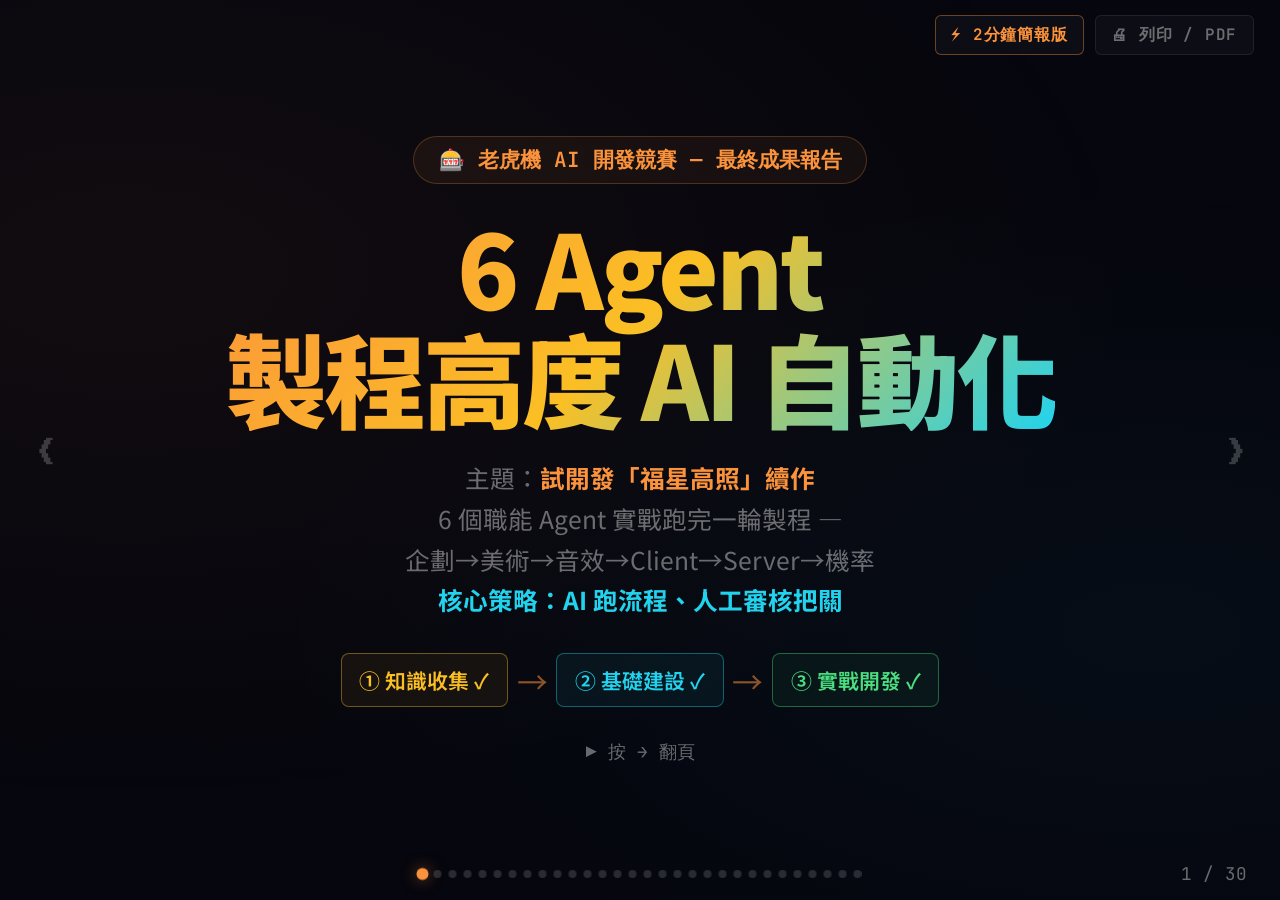
<file: index.html>
<!DOCTYPE html>
<html lang="zh-TW">
<head>
<meta charset="UTF-8">
<meta name="viewport" content="width=device-width, initial-scale=1.0">
<title>老虎機 AI 開發競賽 — 最終成果報告</title>
<link rel="preconnect" href="https://fonts.googleapis.com">
<link href="https://fonts.googleapis.com/css2?family=Noto+Sans+TC:wght@400;500;700;900&family=JetBrains+Mono:wght@400;600;700&display=swap" rel="stylesheet">
<style>
:root {
  --void: #06060e; --slab: #0c0c1a; --raised: #111128;
  --stroke: rgba(255,255,255,.08); --dim: rgba(255,255,255,.4); --txt: #e8e8f0;
  --purple: #b07aff; --cyan: #22d3ee; --lime: #4ade80;
  --amber: #fbbf24; --rose: #fb7185; --orange: #fb923c; --blue: #60a5fa;
  --mono: 'JetBrains Mono', monospace; --sans: 'Noto Sans TC', system-ui, sans-serif;
}
*,*::before,*::after{margin:0;padding:0;box-sizing:border-box}
html{font-size:22px}
body{font-family:var(--sans);background:var(--void);color:var(--txt);height:100vh;width:100vw;overflow:hidden;-webkit-font-smoothing:antialiased}
body::after{content:'';position:fixed;inset:0;background:radial-gradient(ellipse 80% 60% at 10% 30%,rgba(251,146,60,.05),transparent),radial-gradient(ellipse 70% 50% at 90% 70%,rgba(34,211,238,.04),transparent);pointer-events:none;z-index:0}
#progress{position:fixed;top:0;left:0;height:3px;z-index:200;background:linear-gradient(90deg,var(--orange),var(--amber),var(--cyan));transition:width .35s ease}
.deck{position:relative;width:100vw;height:100vh;z-index:1}
.slide{position:absolute;inset:0;display:flex;padding:1.5rem 4vw;opacity:0;pointer-events:none;transition:opacity .45s ease;overflow-y:auto}
.slide.active{opacity:1;pointer-events:auto}
.inner{width:100%;max-width:none;display:flex;flex-direction:column;gap:1.1rem;margin:auto}
.eyebrow{font-family:var(--mono);font-size:.85rem;font-weight:600;letter-spacing:.18em;text-transform:uppercase;color:var(--orange)}
h2{font-size:clamp(1.8rem,3.3vw,3rem);font-weight:900;line-height:1.2;letter-spacing:-.02em}
.lead{font-size:1.12rem;color:var(--dim);line-height:1.65;max-width:62ch}
.accent-p{color:var(--purple);font-weight:700} .accent-c{color:var(--cyan);font-weight:700}
.accent-l{color:var(--lime);font-weight:700} .accent-a{color:var(--amber);font-weight:700}
.accent-r{color:var(--rose);font-weight:700} .accent-o{color:var(--orange);font-weight:700}
.accent-b{color:var(--blue);font-weight:700}
.panel{background:var(--slab);border:1px solid var(--stroke);border-radius:10px;padding:1.4rem 1.5rem;position:relative;overflow:hidden}
.panel::before{content:'';position:absolute;top:0;left:0;right:0;height:2px}
.panel-p::before{background:var(--purple)} .panel-c::before{background:var(--cyan)}
.panel-l::before{background:var(--lime)} .panel-a::before{background:var(--amber)}
.panel-r::before{background:var(--rose)} .panel-o::before{background:var(--orange)}
.panel-b::before{background:var(--blue)}
.panel-title{font-size:1.2rem;font-weight:700;margin-bottom:.4rem}
.panel-body{font-size:1.05rem;color:var(--dim);line-height:1.6}
.g2{display:grid;grid-template-columns:1fr 1fr;gap:1.1rem}
.g3{display:grid;grid-template-columns:repeat(3,1fr);gap:1.1rem}
.g4{display:grid;grid-template-columns:repeat(4,1fr);gap:1rem}
.pill{display:inline-flex;align-items:center;gap:.35rem;border-radius:99px;padding:.3rem .9rem;font-size:.95rem;font-weight:600;border:1px solid}
.pill-o{background:rgba(251,146,60,.1);border-color:rgba(251,146,60,.3);color:var(--orange)}
.pill-c{background:rgba(34,211,238,.08);border-color:rgba(34,211,238,.25);color:var(--cyan)}
.pill-a{background:rgba(251,191,36,.1);border-color:rgba(251,191,36,.3);color:var(--amber)}
.pill-l{background:rgba(74,222,128,.1);border-color:rgba(74,222,128,.3);color:var(--lime)}
.pill-p{background:rgba(176,122,255,.1);border-color:rgba(176,122,255,.3);color:var(--purple)}
.pill-r{background:rgba(251,113,133,.1);border-color:rgba(251,113,133,.3);color:var(--rose)}
.pill-b{background:rgba(96,165,250,.1);border-color:rgba(96,165,250,.3);color:var(--blue)}
.pipe{display:flex;align-items:center;gap:.4rem;flex-wrap:wrap;justify-content:center}
.node{background:var(--raised);border:1.5px solid var(--stroke);border-radius:8px;padding:.6rem 1rem;font-weight:600;font-size:1.05rem;text-align:center;white-space:nowrap}
.arrow{color:var(--orange);opacity:.55;font-size:1.4rem;flex-shrink:0}
.hero-title{font-size:clamp(3.5rem,8vw,6rem);font-weight:900;line-height:1.08;letter-spacing:-.03em;background:linear-gradient(135deg,var(--orange),var(--amber) 50%,var(--cyan));-webkit-background-clip:text;-webkit-text-fill-color:transparent;background-clip:text}
.hero-badge{font-family:var(--mono);font-size:.95rem;font-weight:600;color:var(--orange);border:1px solid rgba(251,146,60,.25);background:rgba(251,146,60,.06);padding:.4rem 1.1rem;border-radius:99px;display:inline-block}
.hero-hint{font-family:var(--mono);font-size:.8rem;color:var(--dim)}
.metric{font-family:var(--mono);font-weight:700;line-height:1;font-size:clamp(1.8rem,4vw,3rem)}
.metric-label{font-size:.8rem;color:var(--dim);margin-top:.3rem}
.fill{border:1.5px dashed rgba(251,191,36,.45);background:rgba(251,191,36,.04);border-radius:8px;padding:.7rem .9rem;color:var(--amber);font-size:.85rem;line-height:1.6}
.fill::before{content:'✎ 待補　';font-family:var(--mono);font-weight:600;font-size:.72rem;letter-spacing:.05em;opacity:.85}
/* architecture layers */
.layers{display:flex;flex-direction:column;gap:.45rem}
.layer{display:grid;grid-template-columns:9rem 1fr;gap:.8rem;align-items:center;background:var(--slab);border:1px solid var(--stroke);border-left-width:3px;border-radius:9px;padding:.5rem .85rem}
.ly-name{font-weight:800;font-size:.9rem;line-height:1.15}
.ly-en{font-family:var(--mono);font-size:.6rem;letter-spacing:.08em;color:var(--dim);text-transform:uppercase;display:block;margin-top:.1rem}
.ly-body{display:flex;flex-wrap:wrap;gap:.35rem}
.chip{display:inline-flex;align-items:center;gap:.25rem;border:1px solid var(--stroke);background:var(--raised);border-radius:6px;padding:.22rem .55rem;font-size:.74rem;font-weight:600;white-space:nowrap;color:var(--txt)}
.chip b{font-weight:800}
.chip .k{font-family:var(--mono);font-size:.6rem;color:var(--dim);margin-right:.1rem}
/* process flow */
.flow{display:flex;align-items:stretch;gap:.3rem;justify-content:center;flex-wrap:wrap}
.stage{flex:1;min-width:8rem;background:var(--slab);border:1px solid var(--stroke);border-top-width:3px;border-radius:9px;padding:.7rem .7rem;text-align:center}
.stage .st-no{font-family:var(--mono);font-size:.7rem;color:var(--dim)}
.stage .st-t{font-weight:800;font-size:.95rem;margin:.15rem 0 .3rem}
.stage .st-d{font-size:.74rem;color:var(--dim);line-height:1.4}
.gate{display:flex;flex-direction:column;align-items:center;justify-content:center;color:var(--amber);font-size:.7rem;font-weight:700;align-self:center;min-width:2.4rem}
.gate .g-ico{font-size:1.2rem}
.loopbar{display:flex;align-items:center;gap:.6rem;border:1px dashed;border-radius:9px;padding:.55rem .9rem;font-size:.85rem}
.loop-rework{border-color:rgba(251,113,133,.4);background:rgba(251,113,133,.05)}
.loop-knowledge{border-color:rgba(74,222,128,.4);background:rgba(74,222,128,.05)}
.loop-ico{font-size:1.3rem;flex-shrink:0}
/* screenshots */
.shot{border:1px solid var(--stroke);border-radius:8px;overflow:hidden;background:#000;display:block;position:relative}
.shot img{display:block;width:100%;height:auto}
.shot::after{content:'🔍 點擊放大';position:absolute;top:6px;right:6px;font-family:var(--mono);font-size:.62rem;color:#fff;background:rgba(0,0,0,.62);border:1px solid rgba(255,255,255,.3);border-radius:5px;padding:.12rem .45rem;pointer-events:none;z-index:2}
.shot:hover::after{background:rgba(34,211,238,.85);color:#06060e}
.cap{font-size:.72rem;color:var(--dim);font-family:var(--mono);margin-top:.35rem;line-height:1.4}
/* screenshot placeholder slot (user fills later) */
.shot-slot{border:2px dashed rgba(34,211,238,.45);background:rgba(34,211,238,.04);border-radius:10px;display:flex;flex-direction:column;align-items:center;justify-content:center;text-align:center;padding:1.3rem 1rem;width:100%;height:100%;min-height:200px}
.shot-slot .ss-ico{font-size:1.9rem;opacity:.75}
.shot-slot .ss-t{font-weight:800;color:var(--cyan);margin-top:.45rem;font-size:1rem}
.shot-slot .ss-d{font-size:.78rem;color:var(--dim);margin-top:.3rem;line-height:1.5;max-width:34ch}
.shot-slot .ss-src{font-family:var(--mono);font-size:.68rem;color:var(--amber);margin-top:.6rem;border:1px solid rgba(251,191,36,.35);border-radius:6px;padding:.25rem .6rem;line-height:1.5}
/* function index */
.fidx{display:grid;grid-template-columns:repeat(3,1fr);gap:.7rem}
.fcard{background:var(--slab);border:1px solid var(--stroke);border-left-width:3px;border-radius:9px;padding:.8rem .9rem}
.fcard .fc-h{font-weight:800;font-size:1rem;margin-bottom:.25rem}
.fcard .fc-cap{font-size:.72rem;color:var(--dim);line-height:1.45;margin-bottom:.45rem}
.fcard .fc-link{font-family:var(--mono);font-size:.7rem;color:var(--amber);border:1px dashed rgba(251,191,36,.4);border-radius:6px;padding:.25rem .5rem;display:inline-block}
.fcard a.fc-link-live{color:#0a0a12;background:var(--amber);border:1px solid var(--amber);border-style:solid;font-weight:800;text-decoration:none;transition:filter .15s,transform .15s}
.fcard a.fc-link-live:hover{filter:brightness(1.1);transform:translateX(2px)}
.slide.active .a{animation:rise .5s ease both}
.slide.active .a:nth-child(1){animation-delay:.02s}
.slide.active .a:nth-child(2){animation-delay:.06s}
.slide.active .a:nth-child(3){animation-delay:.1s}
.slide.active .a:nth-child(4){animation-delay:.14s}
.slide.active .a:nth-child(5){animation-delay:.18s}
.slide.active .a:nth-child(6){animation-delay:.22s}
@keyframes rise{from{opacity:0;transform:translateY(10px)}to{opacity:1;transform:translateY(0)}}
.dots{position:fixed;bottom:1rem;left:50%;transform:translateX(-50%);display:flex;gap:7px;z-index:99;max-width:80vw;flex-wrap:wrap;justify-content:center}
.dot{width:8px;height:8px;border-radius:50%;background:rgba(255,255,255,.15);border:none;cursor:pointer;transition:all .25s}
.dot.on{background:var(--orange);transform:scale(1.5);box-shadow:0 0 10px rgba(251,146,60,.5)}
.nav-btn{position:fixed;top:50%;transform:translateY(-50%);font-size:1.6rem;color:rgba(255,255,255,.2);background:none;border:none;cursor:pointer;padding:1.2rem;z-index:99;transition:color .2s}
.nav-btn:hover{color:var(--orange)}
.nav-prev{left:.4rem} .nav-next{right:.4rem}
.pg{position:fixed;bottom:.7rem;right:1.5rem;font-family:var(--mono);font-size:.8rem;color:var(--dim);z-index:99}
.topbar{position:fixed;top:.7rem;right:1.2rem;z-index:120;display:flex;gap:.5rem}
.btn{font-family:var(--mono);font-size:.72rem;font-weight:600;letter-spacing:.05em;color:var(--dim);border:1px solid var(--stroke);background:rgba(255,255,255,.03);padding:.35rem .7rem;border-radius:6px;cursor:pointer;transition:all .2s}
.btn:hover{color:var(--orange);border-color:rgba(251,146,60,.4)}
.timeline{display:grid;grid-template-columns:6rem 1fr;gap:.4rem .8rem;font-size:1rem}
.timeline .t-date{color:var(--amber);font-family:var(--mono);font-weight:600;text-align:right;font-size:.9rem}
.timeline .t-bar{border-left:2px solid rgba(255,255,255,.1);padding-left:.8rem;padding-bottom:.6rem}
/* comparison table (vs personal agent) */
.cmp{border:1px solid var(--stroke);border-radius:12px;overflow:hidden;background:var(--slab)}
.cmp-row{display:grid;grid-template-columns:6.5rem 1fr 1.25fr}
.cmp-row>div{padding:.6rem .85rem;font-size:.84rem;line-height:1.5;border-top:1px solid var(--stroke);display:flex;align-items:center;gap:.4rem}
.cmp-row:first-child>div{border-top:none}
.cmp-row .lbl{font-weight:800;color:var(--purple);background:rgba(176,122,255,.06);font-size:.85rem}
.cmp-row .them{color:var(--dim)}
.cmp-row .you{background:rgba(74,222,128,.06)}
.cmp-row .ic{flex:none;font-weight:800}
.cmp-row .them .ic{color:var(--rose)} .cmp-row .you .ic{color:var(--lime)}
.cmp-head>div{font-weight:800;font-size:.82rem;padding:.65rem .85rem}
.cmp-head .lbl{background:transparent;color:var(--dim)}
.cmp-head .them{color:var(--rose);background:rgba(251,113,133,.1)}
.cmp-head .you{color:var(--lime);background:rgba(74,222,128,.12)}
@media(max-width:900px){.cmp-row{grid-template-columns:4.5rem 1fr 1fr}.cmp-row>div{font-size:.7rem;padding:.4rem .5rem}}
/* architecture flow diagram */
.archflow{display:flex;flex-direction:column;align-items:center;gap:.3rem}
.arch-box{width:100%;background:var(--raised);border:1px solid var(--stroke);border-top:3px solid var(--ac,var(--stroke));border-radius:9px;padding:.55rem .9rem;font-size:.88rem;text-align:center}
.arch-ar{color:var(--orange);font-weight:700;font-size:.78rem;font-family:var(--mono);opacity:.85;line-height:1}
.arch-agents{display:flex;gap:.5rem;flex-wrap:wrap;justify-content:center;width:100%}
.arch-agents .ag{flex:1;min-width:5.2rem;text-align:center;background:var(--raised);border:1px solid var(--stroke);border-bottom:3px solid var(--ac);border-radius:9px;padding:.5rem .35rem;font-weight:800;font-size:.9rem;color:var(--txt)}
.arch-3{display:grid;grid-template-columns:repeat(3,1fr);gap:.5rem;width:100%}
.arch-3 .arch-box{text-align:left}
@media(max-width:900px){.arch-3{grid-template-columns:1fr}.arch-agents .ag{min-width:28%}}
@media(max-width:900px){html{font-size:16px}.slide{padding:1rem .8rem}.inner{gap:.7rem}.g2,.g3,.g4,.fidx{grid-template-columns:1fr}.nav-btn{display:none}.hero-title{font-size:2rem}.flow{flex-direction:column}.gate{flex-direction:row;gap:.4rem}}
@page{size:landscape}@media print{*{-webkit-print-color-adjust:exact!important;print-color-adjust:exact!important}body{height:auto;overflow:visible;background:#06060e}.slide{position:relative;opacity:1!important;page-break-after:always;height:100vh}.nav-btn,.dots,.pg,.topbar,#progress{display:none}}
</style>
</head>
<body>
<div id="progress" style="width:0"></div>
<div class="topbar"><a class="btn" href="pitch.html" style="text-decoration:none;color:var(--orange);border-color:rgba(251,146,60,.4)">⚡ 2分鐘簡報版</a><button class="btn" onclick="window.print()">🖨 列印 / PDF</button></div>
<div class="deck">

<!-- 0 · COVER -->
<section class="slide active" data-slide="0">
<div class="inner" style="align-items:center;text-align:center;gap:1.2rem">
  <div class="a hero-badge">&#127920; 老虎機 AI 開發競賽 &mdash; 最終成果報告</div>
  <h1 class="a hero-title">6 Agent<br>製程高度 AI 自動化</h1>
  <p class="a lead" style="text-align:center;margin:0 auto">
    主題：<strong class="accent-o">試開發「福星高照」續作</strong><br>
    6 個職能 Agent 實戰跑完一輪製程 &mdash; <span style="white-space:nowrap">企劃→美術→音效→Client→Server→機率</span><br>
    <strong class="accent-c">核心策略：AI 跑流程、人工審核把關</strong>
  </p>
  <div class="a pipe" style="margin:.3rem 0">
    <div class="node" style="border-color:rgba(251,191,36,.4);background:rgba(251,191,36,.06);color:var(--amber);padding:.5rem .8rem;font-size:.95rem">&#9312; 知識收集 ✓</div>
    <div class="arrow">&rarr;</div>
    <div class="node" style="border-color:rgba(34,211,238,.4);background:rgba(34,211,238,.06);color:var(--cyan);padding:.5rem .8rem;font-size:.95rem">&#9313; 基礎建設 ✓</div>
    <div class="arrow">&rarr;</div>
    <div class="node" style="border-color:rgba(74,222,128,.4);background:rgba(74,222,128,.06);color:var(--lime);padding:.5rem .8rem;font-size:.95rem">&#9314; 實戰開發 ✓</div>
  </div>
  <div class="a hero-hint">&#9654; 按 → 翻頁</div>
</div>
</section>
<!-- 1 · 摘要 -->
<section class="slide" data-slide="1">
<div class="inner">
  <div><span class="a eyebrow" style="color:var(--cyan)">Executive Summary</span><h2 class="a">一頁看懂這次競賽成果</h2></div>
  <div class="a g4">
    <div class="panel panel-c" style="padding:1rem;text-align:center"><div class="metric accent-c">6</div><div class="metric-label">職能 Agent 全數上線運作</div></div>
    <div class="panel panel-l" style="padding:1rem;text-align:center"><div class="metric accent-l">1</div><div class="metric-label">完整老虎機 Demo（福星高照）</div></div>
    <div class="panel panel-a" style="padding:1rem;text-align:center"><div class="metric accent-a">3 階段</div><div class="metric-label">知識收集→建置→實戰，製程跑通</div></div>
    <div class="panel panel-o" style="padding:1rem;text-align:center"><div class="metric accent-o">越做越快</div><div class="metric-label">各職能實測已縮短部分開發時間；全製程化進行中</div></div>
  </div>
  <div class="a g3">
    <div class="panel panel-r" style="padding:1.1rem"><div class="panel-title" style="color:var(--rose);font-size:1.05rem">做了什麼</div><div class="panel-body" style="font-size:.9rem">為 6 個職能各建一個 AI Agent，以<strong>試開發福星高照續作</strong>為場景，跑通完整開發製程。</div></div>
    <div class="panel panel-c" style="padding:1.1rem"><div class="panel-title" style="color:var(--cyan);font-size:1.05rem">怎麼做</div><div class="panel-body" style="font-size:.9rem"><strong class="accent-c">AI 跑流程、人工審核把關</strong>；串行流程改為多職能平行，搭配記憶與自動學習迴路。</div></div>
    <div class="panel panel-l" style="padding:1.1rem"><div class="panel-title" style="color:var(--lime);font-size:1.05rem">價值</div><div class="panel-body" style="font-size:.9rem">真正的成果是<strong class="accent-l">一套會持續累積經驗、讓每款老虎機越做越快的 AI 製程框架</strong>，這款「福星高照」是它跑出的第一個成品。</div></div>
  </div>
</div>
</section>
<!-- 2 · 痛點與目標 -->
<section class="slide" data-slide="2">
<div class="inner">
  <div><span class="a eyebrow">Problem &amp; Goal</span><h2 class="a">為什麼做：痛點 → 對應目標</h2></div>
  <p class="a lead" style="font-size:.95rem;max-width:none">本次以「<strong class="accent-o">試開發福星高照續作</strong>、沿用既有 Code／素材」為場景，專注驗證 AI 製程能不能解掉這三個長年痛點：</p>
  <div class="a" style="display:grid;grid-template-columns:1fr 2rem 1fr;gap:.6rem;align-items:stretch;font-size:.92rem;line-height:1.45">
    <div style="font-weight:800;color:var(--rose);font-size:.85rem">&#128293; 開發痛點</div><div></div><div style="font-weight:800;color:var(--lime);font-size:.85rem">&#127919; 對應目標（怎麼解）</div>

    <div class="panel panel-r" style="padding:.75rem .95rem"><strong>重複性高</strong><br>每台新機台都要重做規格、素材、數值</div>
    <div style="display:flex;align-items:center;justify-content:center;color:var(--orange);font-size:1.4rem;font-weight:800">→</div>
    <div class="panel panel-l" style="padding:.75rem .95rem"><strong class="accent-l">精華淬鍊、延續到下一款</strong><br>共用框架／同類型 Agent 把規格、數值、做法的精華淬鍊保留，下一款承接再改良</div>

    <div class="panel panel-r" style="padding:.75rem .95rem"><strong>知識散落</strong><br>競品、舊規格、美術經驗散各處，難傳承</div>
    <div style="display:flex;align-items:center;justify-content:center;color:var(--orange);font-size:1.4rem;font-weight:800">→</div>
    <div class="panel panel-l" style="padding:.75rem .95rem">各職能建<strong class="accent-l">完整知識庫 Agent</strong><br>知識沉澱可複用 ＋ <strong>自動學習、把經驗變 Skill</strong>，越用越強</div>

    <div class="panel panel-r" style="padding:.75rem .95rem"><strong>迭代慢</strong><br>修改調整需大量人工重複操作</div>
    <div style="display:flex;align-items:center;justify-content:center;color:var(--orange);font-size:1.4rem;font-weight:800">→</div>
    <div class="panel panel-l" style="padding:.75rem .95rem"><strong class="accent-l">AI 不怕重複、不喊累</strong><br>繁瑣的重複修改交給 AI，人專注在審核與決策</div>
  </div>
</div>
</section>
<!-- 5 · 實證① 做出來了（Demo） -->
<section class="slide" data-slide="7">
<div class="inner" style="gap:.8rem">
  <div><span class="a eyebrow" style="color:var(--lime)">Evidence · 1/2</span><h2 class="a">實證①：做出來了 — 福星高照 Demo</h2></div>
  <div class="a g2" style="grid-template-columns:1.6fr 1fr;align-items:stretch">
    <div style="display:flex;flex-direction:column;gap:.4rem;justify-content:center">
      <video controls preload="none" playsinline poster="assets/demo-fuxing.png" style="width:100%;max-height:58vh;border:1px solid var(--stroke);border-radius:8px;background:#000;display:block">
        <source src="assets/fuxing6-demo.mp4" type="video/mp4">
        您的瀏覽器不支援影片播放，<a href="assets/fuxing6-demo.mp4" style="color:var(--lime)">點此下載觀看</a>。
      </video>
      <div class="cap">&#9654; 點擊播放完整 Demo（含遊戲音效，1:56）　·　<a href="assets/fuxing6-demo.mp4" target="_blank" style="color:var(--lime)">開新視窗看大圖</a></div>
    </div>
    <div style="display:flex;flex-direction:column;gap:.6rem;justify-content:center">
      <div class="panel panel-l" style="padding:1rem">
        <div class="panel-title" style="color:var(--lime);font-size:1rem">&#127881; 這是成果本體</div>
        <div class="panel-body" style="font-size:.88rem">由 <strong class="accent-l">6 職能 Agent 協作</strong>產出的一台<strong>可運行老虎機</strong> —— 規格、美術、音效、程式、機率全部跑過 AI 製程＋人工審核。</div>
      </div>
      <div class="panel panel-o" style="padding:1rem">
        <div class="panel-title" style="color:var(--orange);font-size:1rem">&#9989; 不是 demo 殼，是可產品化版本</div>
        <div class="panel-body" style="font-size:.85rem">底層 Client／Server／機率直接採用 <strong class="accent-o">RD4 的 Macross API 共用架構</strong>，產出即<strong>可直接產品化</strong>的版本。</div>
      </div>
    </div>
  </div>
</div>
</section>
<!-- 6 · 實證② 治理：雙儀表板 -->
<section class="slide" data-slide="8">
<div class="inner" style="gap:.8rem">
  <div><span class="a eyebrow" style="color:var(--cyan)">Evidence · 2/2</span><h2 class="a">實證②：6 Agent 製程留痕 — 看得到、可治理</h2></div>
  <p class="a lead" style="font-size:.9rem;max-width:none;line-height:1.5">Demo 是成果，儀表板是<strong class="accent-c">證據</strong>：開發福星高照的 6 個 Agent 真的各自被呼叫、有 Token 消耗、有日誌可追溯。它們與捕魚機／iGaming 等其他產線 Agent 同掛在一套<strong class="accent-c">共用治理平台</strong>——正印證框架<strong class="accent-l">一次建好、多產品共用</strong>。</p>
  <div class="a g2" style="align-items:stretch">
    <div style="display:flex;flex-direction:column">
      <a class="shot" href="assets/dash-audit.png" target="_blank" style="flex:1;min-height:150px">
        <img src="assets/dash-audit.png" alt="使用治理儀表板" style="display:none;width:100%;max-height:200px;object-fit:contain;object-position:top" onload="this.style.display='block';this.nextElementSibling.style.display='none'">
        <div class="shot-slot"><div class="ss-ico">📊</div><div class="ss-t">使用治理儀表板 <span style="font-family:var(--mono);font-size:.62rem;color:var(--dim)">:3081</span></div><div class="ss-d"><strong>目的：看「每個 Agent 做了什麼、花多少」</strong>—— 工具呼叫、Token 用量、對話可追溯，證明 6 個 Agent 真在運作。</div><div class="ss-src">127.0.0.1:3081 → 成員/稽核分頁；列表篩「虎機」只留本競賽 6 Agent、遮罩帳號後再截 → assets/dash-audit.png</div></div>
      </a>
    </div>
    <div style="display:flex;flex-direction:column">
      <a class="shot" href="assets/dash-health.png" target="_blank" style="flex:1;min-height:150px">
        <img src="assets/dash-health.png" alt="健康監控儀表板" style="display:none;width:100%;max-height:200px;object-fit:contain;object-position:top" onload="this.style.display='block';this.nextElementSibling.style.display='none'">
        <div class="shot-slot" style="border-color:rgba(74,222,128,.45);background:rgba(74,222,128,.04)"><div class="ss-ico">💓</div><div class="ss-t" style="color:var(--lime)">健康監控儀表板 <span style="font-family:var(--mono);font-size:.62rem;color:var(--dim)">:3080</span></div><div class="ss-d"><strong>目的：看「系統健不健康」</strong>—— Gateway 與各 Agent 的存活、uptime、狀態，問題即時發現、不影響使用者。</div><div class="ss-src">127.0.0.1:3080（免登入，直接截）<br>→ assets/dash-health.png</div></div>
      </a>
    </div>
  </div>
  <div class="a panel panel-l" style="padding:.7rem .95rem;border:1px solid rgba(74,222,128,.3)"><div style="font-size:.88rem"><strong class="accent-l">&#128200; 真的在用，不是 demo</strong> —— 這套 AI Agent 平台已是<strong>商用研四部門</strong>的日常工具：<strong>近 30 天 55 位、近 7 天 36 位同仁實際使用</strong>（治理儀表板統計，數據類 Agent 為大宗）。本次 6 個老虎機 Agent 就<strong>建在這套部門已驗證、日常在用的平台</strong>上。</div></div>
  <div class="a panel panel-c" style="padding:.75rem .95rem">
    <div class="panel-body" style="font-size:.85rem;line-height:1.65">&#128172; <strong class="accent-c">不只看得到，還能「問」</strong>：使用治理儀表板內建 <strong>AI 對話查詢</strong>（見左圖右下角），用自然語言即可問 <strong class="accent-c">Agent 效能與成本</strong>、<strong class="accent-l">使用者行為</strong>、<strong class="accent-a">系統整體統計</strong> —— 例：「福星高照這週哪個 Agent 消耗最多 Token？」「列出 6 個 Agent 的工具呼叫排名」</div>
  </div>
</div>
</section>
<!-- 9 · 各職能成果（連結索引） -->
<section class="slide" data-slide="13">
<div class="inner">
  <div><span class="a eyebrow" style="color:var(--orange)">Results by Function</span><h2 class="a">各職能實戰成果</h2></div>
  <p class="a lead" style="max-width:none;font-size:.92rem;line-height:1.5">6 職能各自的能力與實際產出，由<strong class="accent-o">各職能負責人</strong>提供連結 —— <strong class="accent-l">各職能實測：AI 在多個環節已縮短開發時間</strong>（Before/After 見各連結）。目前各環節仍需人工串接與審核、<strong>尚非全程自動化</strong>；「<strong class="accent-c">全製程化</strong>」是我們的下一步目標。</p>
  <div class="a fidx" id="fidx"></div>
</div>
</section>
<!-- 4 · 完整技術架構 -->
<section class="slide" data-slide="4">
<div class="inner" style="gap:.8rem">
  <div><span class="a eyebrow" style="color:var(--purple)">System Architecture</span><h2 class="a">系統架構：完整技術架構</h2></div>
  <div class="a" style="width:100%;margin:0 auto">
  <svg viewBox="0 0 1000 392" style="width:100%;height:auto;display:block" font-family="Noto Sans TC, sans-serif">
    <defs>
      <marker id="ah" markerWidth="9" markerHeight="9" refX="5" refY="4" orient="auto"><path d="M0,0 L8,4 L0,8 z" fill="#fb923c"/></marker>
    </defs>
    <!-- 接入層 -->
    <rect x="40" y="10" width="920" height="42" rx="9" fill="#13132b" stroke="#fb923c" stroke-width="1.5"/>
    <text x="500" y="36" text-anchor="middle" font-size="14.5"><tspan fill="#fb923c" font-weight="800">接入層 Ingress</tspan><tspan fill="#cfd8e3">　使用者 · 🌐 WebUI · Telegram／Discord Bot</tspan></text>
    <line x1="500" y1="52" x2="500" y2="66" stroke="#fb923c" stroke-width="2" marker-end="url(#ah)"/>
    <!-- 編排層 -->
    <rect x="40" y="68" width="920" height="50" rx="9" fill="#15102b" stroke="#b07aff" stroke-width="1.5"/>
    <text x="500" y="89" text-anchor="middle" font-size="14.5" fill="#b07aff" font-weight="800">編排層 · OpenClaw Gateway</text>
    <text x="500" y="108" text-anchor="middle" font-size="11.5" fill="#b8c2d0">多 Agent 路由 · 排程 · 權限隔離 · 👁 人工審核節點 · ⚡ Skill 淬鍊上線</text>
    <line x1="500" y1="118" x2="500" y2="136" stroke="#fb923c" stroke-width="2" marker-end="url(#ah)"/>
    <text x="512" y="132" font-size="10.5" fill="#9fb3c8">分派</text>
    <!-- 6 職能 Agent -->
    <g font-weight="800">
      <rect x="40"  y="140" width="146" height="54" rx="9" fill="#13231a" stroke="#4ade80" stroke-width="1.5"/><text x="113"  y="167" text-anchor="middle" font-size="20">🎰</text><text x="113"  y="186" text-anchor="middle" font-size="13" fill="#4ade80">企劃</text>
      <rect x="195" y="140" width="146" height="54" rx="9" fill="#0f2630" stroke="#22d3ee" stroke-width="1.5"/><text x="268"  y="167" text-anchor="middle" font-size="20">🎨</text><text x="268"  y="186" text-anchor="middle" font-size="13" fill="#22d3ee">美術</text>
      <rect x="350" y="140" width="146" height="54" rx="9" fill="#2a1620" stroke="#fb7185" stroke-width="1.5"/><text x="423"  y="167" text-anchor="middle" font-size="20">🎵</text><text x="423"  y="186" text-anchor="middle" font-size="13" fill="#fb7185">音效</text>
      <rect x="505" y="140" width="146" height="54" rx="9" fill="#1c1633" stroke="#b07aff" stroke-width="1.5"/><text x="578"  y="167" text-anchor="middle" font-size="20">💻</text><text x="578"  y="186" text-anchor="middle" font-size="13" fill="#b07aff">Client</text>
      <rect x="660" y="140" width="146" height="54" rx="9" fill="#101e33" stroke="#60a5fa" stroke-width="1.5"/><text x="733"  y="167" text-anchor="middle" font-size="20">🖥️</text><text x="733"  y="186" text-anchor="middle" font-size="13" fill="#60a5fa">Server</text>
      <rect x="815" y="140" width="145" height="54" rx="9" fill="#2a1d10" stroke="#fb923c" stroke-width="1.5"/><text x="887"  y="167" text-anchor="middle" font-size="20">🎲</text><text x="887"  y="186" text-anchor="middle" font-size="13" fill="#fb923c">機率</text>
    </g>
    <line x1="500" y1="194" x2="500" y2="212" stroke="#fb923c" stroke-width="2" marker-end="url(#ah)"/>
    <text x="512" y="208" font-size="10.5" fill="#9fb3c8">各自調用</text>
    <!-- 模型 / 記憶 / 工具 -->
    <rect x="40"  y="216" width="293" height="70" rx="9" fill="#0f2630" stroke="#22d3ee" stroke-width="1.5"/>
    <text x="186" y="238" text-anchor="middle" font-size="13.5" fill="#22d3ee" font-weight="800">模型層</text>
    <text x="186" y="257" text-anchor="middle" font-size="10.5" fill="#b8c2d0">想·雲端：GPT-5.5／Claude Opus 4.8／Gemini 3.1</text>
    <text x="186" y="273" text-anchor="middle" font-size="10.5" fill="#b8c2d0">記·本地 Qwen 系列：3.6／Embedding／Reranker</text>
    <rect x="353" y="216" width="294" height="70" rx="9" fill="#13231a" stroke="#4ade80" stroke-width="1.5"/>
    <text x="500" y="238" text-anchor="middle" font-size="13.5" fill="#4ade80" font-weight="800">記憶與知識層</text>
    <text x="500" y="257" text-anchor="middle" font-size="10.5" fill="#b8c2d0">各 Agent 獨立知識庫</text>
    <text x="500" y="273" text-anchor="middle" font-size="10.5" fill="#b8c2d0">學習迴路 · 對話即更新</text>
    <rect x="667" y="216" width="293" height="70" rx="9" fill="#2a1d10" stroke="#fbbf24" stroke-width="1.5"/>
    <text x="813" y="238" text-anchor="middle" font-size="13.5" fill="#fbbf24" font-weight="800">工具層</text>
    <text x="813" y="257" text-anchor="middle" font-size="10.5" fill="#b8c2d0">MCP(Cocos/Spine/Penpot)·生圖/音效</text>
    <text x="813" y="273" text-anchor="middle" font-size="10.5" fill="#b8c2d0">設計/程式共編 · 瀏覽器自動化</text>
    <!-- 治理層（全程，含箭頭兩側包覆感） -->
    <text x="500" y="306" text-anchor="middle" font-size="10.5" fill="#9fb3c8">‖ 全程治理</text>
    <rect x="40" y="314" width="920" height="46" rx="9" fill="#2a1620" stroke="#fb7185" stroke-width="1.5"/>
    <text x="500" y="341" text-anchor="middle" font-size="13"><tspan fill="#fb7185" font-weight="800">治理層 Governance</tspan><tspan fill="#cfd8e3">　📊 使用治理 · 💓 健康監控儀表板 · 權限分級 · 資安/操作日誌/稽核可追溯</tspan></text>
  </svg>
  </div>
</div>
</section>
<!-- 10i · 多節點架構 -->
<section class="slide" id="multi-node" data-slide="10i">
<div class="inner" style="gap:.7rem">
  <div><span class="a eyebrow" style="color:var(--cyan)">Multi-Node Architecture</span><h2 class="a">多節點架構：大腦一台、手腳多台</h2></div>
  <p class="a lead" style="font-size:.88rem;max-width:none">Gateway「大腦」負責編排與服務；<strong>吃重或需特定環境的執行，外派到「執行節點」</strong>（機率＝獨立 Windows 機、美術＝同機的隔離角色）—— 算力隔離、平行不卡主腦、可水平擴充。</p>
  <div class="a" style="width:100%;margin:0 auto">
  <svg viewBox="0 0 1000 300" style="width:100%;height:auto;display:block" font-family="Noto Sans TC, sans-serif">
    <defs><marker id="ahn" markerWidth="9" markerHeight="9" refX="5" refY="4" orient="auto"><path d="M0,0 L8,4 L0,8 z" fill="#fb923c"/></marker></defs>
    <!-- Gateway 大腦 -->
    <rect x="230" y="10" width="540" height="60" rx="10" fill="#15102b" stroke="#b07aff" stroke-width="1.5"/>
    <text x="500" y="34" text-anchor="middle" font-size="15" fill="#b07aff" font-weight="800">🧠 大腦 · Gateway（一台 Mac）</text>
    <text x="500" y="55" text-anchor="middle" font-size="10.5" fill="#b8c2d0">多 Agent 路由 · 編排 · 記憶 ·（企劃／Client／Server／音效／ops 就地執行）</text>
    <!-- fan-out arrows to nodes -->
    <line x1="430" y1="70" x2="195" y2="118" stroke="#fb923c" stroke-width="2" marker-end="url(#ahn)"/>
    <line x1="500" y1="70" x2="500" y2="118" stroke="#fb923c" stroke-width="2" marker-end="url(#ahn)"/>
    <line x1="570" y1="70" x2="805" y2="118" stroke="#fb923c" stroke-width="2" marker-end="url(#ahn)"/>
    <text x="512" y="96" font-size="10.5" fill="#9fb3c8">派工到執行節點</text>
    <!-- 機率 node (Windows) -->
    <rect x="40" y="122" width="285" height="166" rx="10" fill="#2a1d10" stroke="#fb923c" stroke-width="1.5"/>
    <text x="182" y="150" text-anchor="middle" font-size="22">🎲</text>
    <text x="182" y="174" text-anchor="middle" font-size="14" fill="#fb923c" font-weight="800">機率執行節點</text>
    <text x="182" y="196" text-anchor="middle" font-size="11.5" fill="#fbbf24" font-weight="700">Windows 電腦（另一台）</text>
    <text x="182" y="220" text-anchor="middle" font-size="10.5" fill="#b8c2d0">Go 快測 · Monte Carlo</text>
    <text x="182" y="238" text-anchor="middle" font-size="10.5" fill="#b8c2d0">瀏覽器自動跑機率快測</text>
    <text x="182" y="263" text-anchor="middle" font-size="9.5" fill="#9fb3c8">算力密集 → 獨立機器跑</text>
    <!-- 美術 node -->
    <rect x="357" y="122" width="285" height="166" rx="10" fill="#0f2630" stroke="#22d3ee" stroke-width="1.5"/>
    <text x="499" y="150" text-anchor="middle" font-size="22">🎨</text>
    <text x="499" y="174" text-anchor="middle" font-size="14" fill="#22d3ee" font-weight="800">美術執行節點</text>
    <text x="499" y="196" text-anchor="middle" font-size="11.5" fill="#67e8f9" font-weight="700">同台 Mac · node 角色</text>
    <text x="499" y="220" text-anchor="middle" font-size="10.5" fill="#b8c2d0">Photoshop · Blender</text>
    <text x="499" y="238" text-anchor="middle" font-size="10.5" fill="#b8c2d0">Spine · Cocos</text>
    <text x="499" y="263" text-anchor="middle" font-size="9.5" fill="#9fb3c8">需創意軟體環境</text>
    <!-- 擴充 node -->
    <rect x="674" y="122" width="286" height="166" rx="10" fill="#13132b" stroke="#5b6472" stroke-width="1.5" stroke-dasharray="5 4"/>
    <text x="817" y="156" text-anchor="middle" font-size="22">➕</text>
    <text x="817" y="184" text-anchor="middle" font-size="14" fill="#cfd8e3" font-weight="800">可水平擴充</text>
    <text x="817" y="212" text-anchor="middle" font-size="10.5" fill="#9fb3c8">加一台節點</text>
    <text x="817" y="230" text-anchor="middle" font-size="10.5" fill="#9fb3c8">＝ 加算力／新環境</text>
  </svg>
  </div>
  <div class="a g3" style="gap:.7rem">
    <div class="panel panel-o" style="padding:.75rem .9rem"><div class="panel-title" style="color:var(--orange);font-size:.94rem">⚡ 算力隔離</div><div class="panel-body" style="font-size:.78rem">機率快測動輒模擬數百萬次 spin，放獨立機器跑，不卡大腦服務其他人。</div></div>
    <div class="panel panel-c" style="padding:.75rem .9rem"><div class="panel-title" style="color:var(--cyan);font-size:.94rem">🧩 環境隔離</div><div class="panel-body" style="font-size:.78rem">機率需 Windows 快測環境、美術需創意軟體環境 —— 各跑最適環境。</div></div>
    <div class="panel panel-l" style="padding:.75rem .9rem"><div class="panel-title" style="color:var(--lime);font-size:.94rem">📈 水平擴充</div><div class="panel-body" style="font-size:.78rem">手腳機器跑重活、大腦持續服務；要更多產能，加一台節點即可。</div></div>
  </div>
</div>
</section>
<!-- 5 · 多通道接入 -->
<section class="slide" data-slide="5">
<div class="inner" style="gap:.6rem">
  <div><span class="a eyebrow" style="color:var(--orange)">Multi-Channel Access</span><h2 class="a">多通道接入：在你慣用的地方找 Agent</h2></div>
  <p class="a lead" style="font-size:.9rem;max-width:none;line-height:1.5">同仁不必換工具 —— <strong>Telegram、Discord、自架 Open WebUI</strong> 都能用自然語言找對應 Agent，且不同通道各有擅長場景。</p>
  <div class="a" style="display:grid;grid-template-columns:1fr 1fr 1fr;gap:.4rem .7rem;align-items:start">
    <div style="font-weight:800;font-size:.86rem;color:var(--purple)">💬 Discord<br><span style="font-size:.72rem;color:var(--dim);font-weight:400">多人 × 多 Agent 議題討論：拉同仁＋對應 Agent 開議題（如「上週營收降低10%追蹤」），或拉多個 Agent 一起討論。</span></div>
    <div style="font-weight:800;font-size:.86rem;color:var(--cyan)">✈️ Telegram<br><span style="font-size:.72rem;color:var(--dim);font-weight:400">排程提醒／系統訊息分析：叫 Agent 做排程提醒；群組自動收系統訊息、彙整提醒（活動提醒、大事件儀表板）。</span></div>
    <div style="font-weight:800;font-size:.86rem;color:var(--lime)">🌐 Open WebUI（自架）<br><span style="font-size:.72rem;color:var(--dim);font-weight:400">內部自架、資料不外流：架在公司內網，<strong style="color:var(--lime)">介面與對話紀錄留在內網</strong>；ChatGPT 式完整介面、免安裝，瀏覽器直接與各職能 Agent 對話、開議題。</span></div>
    <a class="shot" href="assets/ch-discord.png" target="_blank"><img src="assets/ch-discord.png" alt="Discord 多人/多 Agent 議題討論" style="width:100%;height:168px;object-fit:contain;background:#05070b;display:block"></a>
    <a class="shot" href="assets/ch-telegram.png" target="_blank"><img src="assets/ch-telegram.png" alt="Telegram 排程提醒/系統訊息" style="width:100%;height:168px;object-fit:contain;background:#05070b;display:block"></a>
    <a class="shot" href="assets/ch-webui.png" target="_blank"><img src="assets/ch-webui.png" alt="Open WebUI 瀏覽器對話" style="width:100%;height:168px;object-fit:contain;background:#05070b;display:block"></a>
  </div>
</div>
</section>
<!-- 6 · 模型協作 -->
<section class="slide" data-slide="6">
<div class="inner" style="gap:.85rem">
  <div><span class="a eyebrow" style="color:var(--cyan)">Model Orchestration</span><h2 class="a">模型協作：每個任務，配最適合的模型</h2></div>
  <div class="a g3" style="gap:.8rem;align-items:stretch">
    <div class="panel panel-c" style="padding:1rem">
      <div class="panel-title" style="color:var(--cyan);font-size:1.02rem">&#129504; 推理與決策 <span style="font-size:1.08rem;font-weight:900;color:#06060e;background:var(--cyan);border-radius:7px;padding:.04rem .55rem;margin-left:.15rem">想</span><br><span style="font-size:.7rem;color:var(--dim);font-weight:400">雲端 LLM</span></div>
      <div class="panel-body" style="font-size:.82rem;margin-top:.4rem">
        &bull; <strong>GPT-5.5</strong> — Agent 主腦（備援：<strong>Kiro Opus 4.6</strong>）<br>
        &bull; <strong>Claude Opus 4.8</strong> — 程式碼規劃與開發（長思考）<br>
        &bull; <strong>Gemini 3.1 Pro</strong> — 輔助規格發想（多觀點）<br>
        &bull; <strong>本地 Qwen3.6</strong> — 高機敏資料<strong class="accent-l">就地</strong>解析（如禮品序號卡圖片），不外送雲端
      </div>
    </div>
    <div class="panel panel-l" style="padding:1rem">
      <div class="panel-title" style="color:var(--lime);font-size:1.02rem">&#128218; 記憶與檢索 <span style="font-size:1.08rem;font-weight:900;color:#06060e;background:var(--lime);border-radius:7px;padding:.04rem .55rem;margin-left:.15rem">記</span><br><span style="font-size:.7rem;color:var(--dim);font-weight:400">本地 vLLM</span></div>
      <div class="panel-body" style="font-size:.82rem;margin-top:.4rem">
        &bull; <strong>Qwen3-Embedding 8B</strong> — 把文字轉成 AI 可比對的向量<br>
        &bull; <strong>Qwen3-Reranker 8B</strong> — 相關度重排<br>
        &bull; <strong>Qwen3.6</strong> — 本地 LLM：判斷哪些對話值得記、入庫時擷取重點
      </div>
    </div>
    <div class="panel panel-a" style="padding:1rem">
      <div class="panel-title" style="color:var(--amber);font-size:1.02rem">&#127912; 生成 <span style="font-size:1.08rem;font-weight:900;color:#06060e;background:var(--amber);border-radius:7px;padding:.04rem .55rem;margin-left:.15rem">做</span><br><span style="font-size:.7rem;color:var(--dim);font-weight:400">素材模型</span></div>
      <div class="panel-body" style="font-size:.82rem;margin-top:.4rem">
        &bull; <strong>AI 生圖／修圖</strong> — ChatGPT 網頁生圖＋GPT Image API（省配額）· Freepik · Lovart（網頁工具串接）<br>
        &bull; <strong>ElevenLabs / Suno</strong> — 音效、配樂<br>
        &bull; 產出素材再經 Spine · PS · Cocos · 3D 等工具整合落地
      </div>
    </div>
  </div>
  <div class="a panel" style="border:1px solid var(--stroke);padding:.7rem .9rem">
    <div style="font-size:.84rem;font-weight:800;margin-bottom:.5rem">&#128269; 一句話任務，背後是一長串自動工具調用 <span style="color:var(--dim);font-weight:400;font-size:.74rem">—— 以美術 Agent 接到「做一顆 symbol」為例</span></div>
    <div style="display:flex;flex-wrap:wrap;gap:.32rem;align-items:center;font-size:.73rem;line-height:1.5">
      <span class="node" style="padding:.22rem .5rem;border-color:rgba(255,255,255,.28)">&#128172;「幫福星做一顆金元寶 symbol」</span>
      <span class="arrow">&rarr;</span>
      <span class="node" style="padding:.22rem .5rem;border-color:rgba(74,222,128,.45)"><b style="color:var(--lime)">記</b> 查知識庫＋參考專案</span>
      <span class="arrow">&rarr;</span>
      <span class="node" style="padding:.22rem .5rem;border-color:rgba(34,211,238,.45)"><b style="color:var(--cyan)">想</b> LLM 規劃風格與規格</span>
      <span class="arrow">&rarr;</span>
      <span class="node" style="padding:.22rem .5rem;border-color:rgba(251,191,36,.45)"><b style="color:var(--amber)">做</b> art-imagegen 生圖</span>
      <span class="arrow">&rarr;</span>
      <span class="node" style="padding:.22rem .5rem;border-color:rgba(251,191,36,.45)"><b style="color:var(--amber)">做</b> art-photoshop 去背修圖</span>
      <span class="arrow">&rarr;</span>
      <span class="node" style="padding:.22rem .5rem;border-color:rgba(34,211,238,.45)"><b style="color:var(--cyan)">想</b> cocos-validate＋vision 自檢 &#128274;</span>
      <span class="arrow" style="color:var(--rose)">&#8617;</span>
      <span class="node" style="padding:.22rem .5rem;border-color:rgba(251,113,133,.4);color:var(--rose)">沒過→自動修正重來</span>
      <span class="arrow">&rarr;</span>
      <span class="node" style="padding:.22rem .5rem;border-color:rgba(251,191,36,.45)"><b style="color:var(--amber)">做</b> spine 動畫匯出</span>
      <span class="arrow">&rarr;</span>
      <span class="node" style="padding:.22rem .5rem;border-color:rgba(74,222,128,.45)"><b style="color:var(--lime)">記</b> 寫回這次經驗</span>
      <span class="arrow">&rarr;</span>
      <span class="node" style="padding:.22rem .5rem;border-color:rgba(176,122,255,.45)">&#128064; 人工審核</span>
      <span class="arrow">&rarr;</span>
      <span class="node" style="padding:.22rem .5rem;border-color:rgba(74,222,128,.45)">&#10003; 交付</span>
    </div>
    <div style="font-size:.76rem;color:var(--dim);margin-top:.55rem">員工只丟<strong style="color:var(--txt)">一句自然語言</strong>，Agent 自動串起 <strong class="accent-l">記</strong>（檢索）→ <strong class="accent-c">想</strong>（決策）→ <strong class="accent-a">做</strong>（生成）共<strong style="color:var(--txt)">十多次工具調用與自我修正</strong> —— 全在背景完成，並隨時換上最新最強模型。</div>
  </div>
</div>
</section>
<!-- 6b · 為什麼 GPT-5.5 當主腦 -->
<section class="slide" data-slide="6b">
<div class="inner" style="gap:.8rem">
  <div><span class="a eyebrow" style="color:var(--cyan)">Why GPT-5.5 as the Brain</span><h2 class="a">為什麼選 GPT-5.5 當「主腦」</h2></div>
  <p class="a lead" style="font-size:.92rem;max-width:none;line-height:1.5">主腦要<strong>想清楚＋調對工具</strong>（一個任務常串十幾次工具）。選型<strong>不押「單一跑分第一」</strong>（各家排行榜互有勝負），而看兩個務實條件：<strong class="accent-l">能不能當 OpenClaw 後端</strong>、<strong class="accent-a">適不適合 agentic 任務</strong>：</p>
  <div class="a g3" style="gap:.8rem;align-items:stretch">
    <div class="panel panel-l" style="padding:1rem"><div class="panel-title" style="color:var(--lime);font-size:1rem">✅ 官方支援當後端（決定因素）</div><div class="panel-body" style="font-size:.85rem">GPT-5.5（Codex）是 OpenClaw <strong>官方支援</strong>的後端，可直接、穩定當 Agent 主腦 —— 這是最關鍵的硬條件。</div></div>
    <div class="panel panel-c" style="padding:1rem"><div class="panel-title" style="color:var(--cyan);font-size:1rem">🧠 頂尖 agentic 模型</div><div class="panel-body" style="font-size:.85rem">OpenAI 官方定位它「<strong>為 agentic 工作而生</strong>」；公開評測（Artificial Analysis）穩居<strong>第一梯隊</strong>（與 Opus 4.8 並列前段）。</div></div>
    <div class="panel panel-a" style="padding:1rem"><div class="panel-title" style="color:var(--amber);font-size:1rem">⚡ 正好擅長主腦要的事</div><div class="panel-body" style="font-size:.85rem">在<strong>終端／CLI 工作流、長上下文、抽象推論</strong>等任務領先 —— 主腦最吃這些（工具調用本身各家互有勝負）。</div></div>
  </div>
  <div class="a panel" style="border:1px solid var(--stroke);padding:.7rem .95rem"><div style="font-size:.85rem;line-height:1.6"><strong class="accent-r">為什麼不是 Claude Opus 4.8 當主腦？</strong> —— Opus 4.8 在多項評測也頂尖（甚至略前），<strong>但它的訂閱方案不能當 OpenClaw 後端（不支援）</strong> → 改用在<strong>程式／腳本</strong>（Claude Code，正好是它最強的領域）；主腦撞額度時<strong>備援自動切 Kiro Opus 4.6</strong>。</div></div>
  <div class="a" style="font-size:.8rem;color:var(--txt);text-align:center;line-height:1.5;border-top:1px solid var(--stroke);padding-top:.55rem"><strong class="accent-c">🔄 不綁死單一模型</strong> —— 主腦是<strong>設定可換</strong>的：現在最適合的是 GPT-5.5，未來更強的（如 GPT-5.6）一個設定就切換（平台本就支援多模型＋自動 fallback）。</div>
  <div class="a" style="font-size:.72rem;color:var(--dim);text-align:center">公開評測來源：<a href="https://openai.com/index/introducing-gpt-5-5/" target="_blank" rel="noopener" style="color:var(--cyan)">OpenAI GPT-5.5 官方發布</a> ｜ <a href="https://artificialanalysis.ai/models" target="_blank" rel="noopener" style="color:var(--cyan)">Artificial Analysis 模型排行榜</a></div>
</div>
</section>
<!-- 7 · 技術亮點 -->
<section class="slide" data-slide="9">
<div class="inner" style="gap:.9rem">
  <div><span class="a eyebrow" style="color:var(--purple)">Technical Highlights</span><h2 class="a">技術實作亮點</h2></div>
  <div class="a g3" style="gap:.7rem">
    <div class="panel panel-p a" style="padding:.9rem"><div class="panel-title" style="color:var(--purple);font-size:1rem">&#129504; 記憶 + 學習迴路</div><div class="panel-body" style="font-size:.83rem">記住歷次修正、交付前自檢，越用越準的正向循環（各 Agent 獨立記憶 scope）。</div></div>
    <div class="panel panel-l a" style="padding:.9rem"><div class="panel-title" style="color:var(--lime);font-size:1rem">&#9889; Skill 淬鍊上線</div><div class="panel-body" style="font-size:.83rem">對話經驗自動沉澱進記憶庫，再淬鍊成可執行 Skill（經人工審核上線）—— 不靠手動維護知識庫。</div></div>
    <div class="panel panel-o a" style="padding:.9rem"><div class="panel-title" style="color:var(--orange);font-size:1rem">&#128736; AI 工具鏈</div><div class="panel-body" style="font-size:.83rem">每個 Agent 配置專屬生成式／自動化工具，以 MCP・CLI・API・瀏覽器自動化操作。</div></div>
  </div>
  <div class="a g3" style="gap:.7rem">
    <div class="panel panel-r a" style="padding:.8rem"><div class="panel-title" style="color:var(--rose);font-size:.95rem">&#128274; 多用戶 × 權限隔離</div><div class="panel-body" style="font-size:.8rem">一個 Agent 同時服務多位使用者，各自獨立：分級授權（讀/寫/執行）、per-user Git 權限、資料與操作日誌逐人隔離。</div></div>
    <div class="panel panel-c a" style="padding:.8rem"><div class="panel-title" style="color:var(--cyan);font-size:.95rem">&#129504; 相似類型自動複用</div><div class="panel-body" style="font-size:.8rem">做新機台時，AI 自動比對、挑出<strong>相似規格/類型</strong>的既有框架與 Code 直接複用，不從零開始。</div></div>
    <div class="panel panel-a a" style="padding:.8rem"><div class="panel-title" style="color:var(--amber);font-size:.95rem">&#128640; 可擴展設計</div><div class="panel-body" style="font-size:.8rem">新增 Agent 只需灌知識 + 設工具鏈，不動核心。</div></div>
  </div>
  <div class="a panel panel-l" style="padding:.7rem .95rem;border:1px solid rgba(74,222,128,.3)"><div style="font-size:.88rem"><strong class="accent-l">&#128176; 成本低且固定（不隨用量增加）</strong> —— 整套工具＝<strong>固定月訂閱約 US$340</strong>（Codex $200・Claude Opus 4.8 $100〔與 AI 組開發共用〕・Kiro Opus 4.6 備援 $20・Gemini $20〔與 RD4 企劃組共用〕）＋ 本地自架模型（零 API 費）。<strong>非按 API 用量計費 → 多做一台機台，月成本幾乎不變</strong>。</div></div>
</div>
</section>
<!-- 9 · Harness Engineering -->
<section class="slide" id="harness" data-slide="10">
<div class="inner" style="gap:.7rem">
  <div><span class="a eyebrow" style="color:var(--purple)">Harness Engineering</span><h2 class="a">每個 Agent 都是「工程化」的，不只是一段 prompt</h2></div>
  <p class="a lead" style="font-size:.92rem;max-width:none">每個職能 Agent 背後，是一整套<strong class="accent-p">結構化、可維護、持續演進</strong>的工程結構（harness）—— 規範檔、協議文件、技能模組、知識庫，不是一句 prompt。這是「<strong class="accent-l">Agent 工程</strong>」，也是別人複製不來的深度。</p>
  <div class="a g3" style="gap:.6rem">
    <a class="panel panel-p a" href="functions/harness-examples.html#agents-md" target="_blank" style="padding:.85rem;display:block;text-decoration:none;color:inherit"><div class="panel-title" style="color:var(--purple);font-size:.98rem">📋 AGENTS.md 規則檔</div><div class="panel-body" style="font-size:.8rem">每個 Agent 約 <strong>300 行</strong>標準作業規則（.md），共用規範自動套用、持續維護。</div><div style="font-size:.7rem;color:var(--purple);margin-top:.35rem;font-family:var(--mono)">🔍 看實際範例 →</div></a>
    <a class="panel panel-c a" href="functions/harness-examples.html#docs-system" target="_blank" style="padding:.85rem;display:block;text-decoration:none;color:inherit"><div class="panel-title" style="color:var(--cyan);font-size:.98rem">📐 系統協議 docs/system</div><div class="panel-body" style="font-size:.8rem">把「怎樣算做完」寫成<strong>能自動檢查的規則</strong>：開工先讀必讀檔、用最新共用模組、交付前自檢、圖沒過關不准交。</div><div style="font-size:.7rem;color:var(--cyan);margin-top:.35rem;font-family:var(--mono)">🔍 看實際範例 →</div></a>
    <a class="panel panel-l a" href="functions/harness-examples.html#skills" target="_blank" style="padding:.85rem;display:block;text-decoration:none;color:inherit"><div class="panel-title" style="color:var(--lime);font-size:.98rem">🧩 Skills 技能模組</div><div class="panel-body" style="font-size:.8rem">把 SOP 包成可執行技能（美術 Agent 約 <strong>19 個</strong>：Cocos 驗證／美術 QC／Spine 匯出…）。</div><div style="font-size:.7rem;color:var(--lime);margin-top:.35rem;font-family:var(--mono)">🔍 看實際範例 →</div></a>
  </div>
  <div class="a g3" style="gap:.6rem">
    <a class="panel panel-a a" href="functions/harness-examples.html#tools-md" target="_blank" style="padding:.85rem;display:block;text-decoration:none;color:inherit"><div class="panel-title" style="color:var(--amber);font-size:.98rem">🔧 TOOLS.md 工具路由</div><div class="panel-body" style="font-size:.8rem">預配專屬工具鏈（MCP／CLI／API／瀏覽器自動化），開箱即用、統一維護。</div><div style="font-size:.7rem;color:var(--amber);margin-top:.35rem;font-family:var(--mono)">🔍 看實際範例 →</div></a>
    <a class="panel panel-o a" href="functions/harness-examples.html#knowledge" target="_blank" style="padding:.85rem;display:block;text-decoration:none;color:inherit"><div class="panel-title" style="color:var(--orange);font-size:.98rem">🧠 知識庫 + 記憶</div><div class="panel-body" style="font-size:.8rem">各職能<strong>獨立 knowledge/</strong> ＋ 學習記憶（對話即更新、越用越強）。</div><div style="font-size:.7rem;color:var(--orange);margin-top:.35rem;font-family:var(--mono)">🔍 看實際範例 →</div></a>
    <a class="panel panel-r a" href="functions/harness-examples.html#self-check" target="_blank" style="padding:.85rem;display:block;text-decoration:none;color:inherit"><div class="panel-title" style="color:var(--rose);font-size:.98rem">✅ 自驗證 Gate + 權限</div><div class="panel-body" style="font-size:.8rem">交付前自我檢查（跑契約 gates）；per-user Git 權限隔離。</div><div style="font-size:.7rem;color:var(--rose);margin-top:.35rem;font-family:var(--mono)">🔍 看實際範例 →</div></a>
  </div>
</div>
</section>
<!-- 10a2 · Agent 建置 -->
<section class="slide" id="agent-build" data-slide="10a2">
<div class="inner" style="gap:.8rem">
  <div><span class="a eyebrow" style="color:var(--cyan)">Agent Setup</span><h2 class="a">Agent 怎麼建起來</h2></div>
  <div class="a panel panel-c" style="padding:.65rem .9rem">
    <div style="font-size:.85rem;font-weight:700;color:var(--cyan);margin-bottom:.4rem">🛠 Agent 建置流程 <span style="color:var(--dim);font-weight:400;font-size:.74rem">— 新增一個職能 Agent 的標準步驟</span></div>
    <div class="pipe" style="gap:.3rem">
      <span class="node" style="padding:.3rem .55rem;font-size:.74rem">建 workspace<br><span style="color:var(--dim);font-size:.6rem;font-weight:400">AGENTS.md·TOOLS.md·knowledge·skills</span></span>
      <span class="arrow">&rarr;</span>
      <span class="node" style="padding:.3rem .55rem;font-size:.74rem">註冊 + 記憶 scope</span>
      <span class="arrow">&rarr;</span>
      <span class="node" style="padding:.3rem .55rem;font-size:.74rem">通道 / Bot</span>
      <span class="arrow">&rarr;</span>
      <span class="node" style="padding:.3rem .55rem;font-size:.74rem">灌知識<br><span style="color:var(--dim);font-size:.6rem;font-weight:400">存進語意記憶庫</span></span>
      <span class="arrow">&rarr;</span>
      <span class="node" style="padding:.3rem .55rem;font-size:.74rem">工具鏈設定 + 共用規範套用</span>
      <span class="arrow">&rarr;</span>
      <span class="node" style="padding:.3rem .55rem;font-size:.74rem;border-color:rgba(74,222,128,.4)">✓ 上線</span>
    </div>
    <div style="font-size:.74rem;color:var(--dim);margin-top:.5rem">上線後持續學：<strong class="accent-l">對話即更新</strong> —— 自動把有價值的對話萃取入該 Agent 記憶庫（各 Agent 記憶獨立、互不干擾）。</div>
  </div>
</div>
</section>
<!-- 10a · 知識萃取 × Agent 建置流程 -->
<section class="slide" id="kb-pipeline" data-slide="10a">
<div class="inner" style="gap:.7rem">
  <div><span class="a eyebrow" style="color:var(--orange)">Knowledge · Store &amp; Retrieve</span><h2 class="a">記憶：知識怎麼存、新問題怎麼讀</h2></div>

  <div class="a panel panel-l" style="padding:.65rem .9rem">
    <div style="font-size:.85rem;font-weight:700;color:var(--lime);margin-bottom:.4rem">📥 知識萃取流程 <span style="color:var(--dim);font-weight:400;font-size:.74rem">— 把多款既有遊戲萃取成結構化知識</span></div>
    <div class="pipe" style="gap:.3rem;justify-content:flex-start">
      <span class="node" style="padding:.35rem .6rem;font-size:.75rem">既有遊戲 Code／規格書／競品／影片</span>
      <span class="arrow">&rarr;</span>
      <span class="node" style="padding:.35rem .6rem;font-size:.75rem;border-color:rgba(34,211,238,.35)">轉 Markdown<br><span style="color:var(--dim);font-size:.61rem;font-weight:400">轉檔 + AI 視覺描述截圖</span></span>
      <span class="arrow">&rarr;</span>
      <span style="font-size:.64rem;color:var(--dim);font-weight:600;text-align:center;line-height:1.25">同一份<br>Markdown<br>分兩條 &rarr;</span>
      <span style="display:flex;flex-direction:column;gap:.3rem">
        <span class="node" style="padding:.3rem .55rem;font-size:.72rem;border-color:rgba(74,222,128,.45);text-align:left">① 存進語意記憶庫 <b class="accent-l">向量庫</b><br><span style="color:var(--dim);font-size:.6rem;font-weight:400">切段落 · 粗／中／細三層摘要 · 轉成向量 → 語意檢索</span></span>
        <span class="node" style="padding:.3rem .55rem;font-size:.72rem;border-color:rgba(176,122,255,.45);text-align:left">② Graphify → <b class="accent-p">程式碼依賴圖</b><br><span style="color:var(--dim);font-size:.6rem;font-weight:400">Client／Server codebase（建置期萃玩法骨架）</span></span>
      </span>
      <span class="arrow">&rarr;</span>
      <span class="node" style="padding:.35rem .6rem;font-size:.75rem;border-color:rgba(74,222,128,.35)">各 Agent 知識庫<br><span style="color:var(--dim);font-size:.61rem;font-weight:400">向量庫＋圖譜 · 各 Agent 獨立</span></span>
    </div>
    <div style="display:flex;flex-wrap:wrap;gap:.4rem;margin-top:.55rem;font-size:.72rem">
      <span class="chip"><b class="accent-l">87</b>&nbsp;遊戲規格</span>
      <span class="chip"><b class="accent-l">188</b>&nbsp;競品分析（玩法機制百科）</span>
      <span class="chip"><b class="accent-o">11</b>&nbsp;款機率數學 · 3387 張 PAR</span>
      <span class="chip"><b class="accent-c">~13</b>&nbsp;遊戲/模組依賴圖譜（client 7＋server 6）</span>
    </div>
  </div>

  <div class="a panel panel-b" style="padding:.65rem .9rem">
    <div style="font-size:.85rem;font-weight:700;color:var(--blue);margin-bottom:.4rem">📤 取得流程 RETRIEVE <span style="color:var(--dim);font-weight:400;font-size:.74rem">— 新問題進來，自動把最相關的舊知識讀出來、餵給 AI 一起回答</span></div>
    <div class="pipe" style="gap:.3rem;justify-content:flex-start">
      <span class="node" style="padding:.35rem .6rem;font-size:.75rem">新問題／當前對話</span>
      <span class="arrow">&rarr;</span>
      <span class="node" style="padding:.35rem .6rem;font-size:.75rem;border-color:rgba(74,222,128,.4)">自動找最相關記憶<br><span style="color:var(--dim);font-size:.61rem;font-weight:400">語意比對（向量）＋關鍵字</span></span>
      <span class="arrow">&rarr;</span>
      <span class="node" style="padding:.35rem .6rem;font-size:.75rem;border-color:rgba(176,122,255,.4)">重排挑出前幾名<br><span style="color:var(--dim);font-size:.61rem;font-weight:400">Reranker 精算相關度</span></span>
      <span class="arrow">&rarr;</span>
      <span class="node" style="padding:.35rem .6rem;font-size:.75rem;border-color:rgba(96,165,250,.4)">補進 AI 上下文一起回答<br><span style="color:var(--dim);font-size:.61rem;font-weight:400">答案有依據、不亂編</span></span>
    </div>
  </div>

</div>
</section>
<!-- 10a1b · 記憶生命週期 -->
<section class="slide" id="mem-lifecycle" data-slide="10a1b">
<div class="inner" style="gap:.7rem">
  <div><span class="a eyebrow" style="color:var(--lime)">Memory Lifecycle</span><h2 class="a">記憶會自己強化、淡忘、整理</h2></div>
  <p class="a lead" style="font-size:.9rem;max-width:none;line-height:1.5">記憶不是「只存不刪」的倉庫 —— 它像人腦：<strong>常用的留強、不用的淡出、相似的合併、跨日接得上</strong>。這套生命週期讓記憶庫越用越精、不會膨脹成垃圾場。</p>
  <div class="a g3" style="gap:.7rem;align-items:stretch">
    <div class="panel panel-l" style="padding:.8rem .9rem"><div class="panel-title" style="color:var(--lime);font-size:.96rem">⏳ 時間衰減</div><div class="panel-body" style="font-size:.8rem">每筆記憶會隨時間慢慢變淡、不常用的逐漸淡出；越重要的忘得越慢、幾乎不忘。</div></div>
    <div class="panel panel-c" style="padding:.8rem .9rem"><div class="panel-title" style="color:var(--cyan);font-size:.96rem">🔼 三層升降</div><div class="panel-body" style="font-size:.8rem">分「核心／常用／邊緣」三層：常被用到的往上升、很久沒用的往下降、最後淘汰。</div></div>
    <div class="panel panel-a" style="padding:.8rem .9rem"><div class="panel-title" style="color:var(--amber);font-size:.96rem">💪 存取強化</div><div class="panel-body" style="font-size:.8rem">被<strong>手動查詢</strong>叫出來的會被加強、更不容易忘（自動帶出的不算，避免雜訊被誤強化）。</div></div>
  </div>
  <div class="a panel panel-p" style="padding:.7rem .95rem"><div style="font-size:.82rem"><strong class="accent-p">🧹 自動整理、不膨脹</strong> —— 記憶庫每 30 分鐘自動整理（合併儲存碎片、清理舊版本）控制體積；並具備相似舊記憶的語意合併能力。</div></div>
  <div class="a" style="font-size:.78rem;color:var(--dim);text-align:center">雲端模型負責「想」，這套記憶庫負責「記」 —— 像人腦一樣會<strong class="accent-l">強化、淡忘、整理</strong>，越用越精。</div>
</div>
</section>
<!-- 10b · 企劃 Agent -->
<section class="slide" id="agent-planning" data-slide="10b">
<div class="inner" style="gap:.65rem">
  <div><span class="a eyebrow" style="color:var(--lime)">Agent Deep-Dive · 1/6 企劃</span><h2 class="a">🎰 虎機企劃 Agent</h2></div>
  <p class="a lead" style="font-size:.86rem;max-width:none">把模糊需求整理成可交付企劃 —— 規格書、競品拆解、需求定義、Excel 轉檔。</p>
  <div class="a" style="font-size:.66rem;color:var(--dim);margin-top:-.2rem;line-height:1.5">工具標記：<b class="accent-c">MCP</b> 標準工具接口・<b class="accent-l">CLI</b> 指令列工具・<b class="accent-a">API</b> 外部服務・<b class="accent-o">瀏覽器</b> 瀏覽器自動操作・<b class="accent-p">記憶</b> 向量記憶庫・<b class="accent-r">外掛</b> 平台外掛（六職能頁通用）</div>
  <div class="a g2" style="align-items:stretch">
    <div class="panel panel-l" style="padding:.8rem .9rem">
      <div class="panel-title" style="color:var(--lime);font-size:.96rem">🧩 Agent 設計（md）</div>
      <div class="panel-body" style="font-size:.79rem;line-height:1.55">
        &bull; 薄契約 ＋ <strong>V1.5 規格 SOP 硬鎖</strong>（觸發即強制讀框架，否則 validator 拒交付）<br>
        &bull; <strong>數值紅線</strong>：不猜 RTP／賠率，未給一律標 ⚠️ 待補；競品圖須真實截圖（禁 AI 模擬）<br>
        &bull; 交付前跑 <strong>9 道驗證 gate</strong>（含 AI 視覺評分＋HTTP 200），全 PASS 才結案<br>
        &bull; <span style="color:var(--dim)">知識庫 <strong style="color:var(--txt)">295 份</strong>（含 87 遊戲規格＋188 競品分析＋其他）</span>
      </div>
    </div>
    <div class="panel panel-a" style="padding:.8rem .9rem">
      <div class="panel-title" style="color:var(--amber);font-size:.96rem">🔧 串接工具 × 串接方式</div>
      <div class="panel-body" style="font-size:.77rem;line-height:1.5">
        &bull; 向量記憶庫 — 召回陷阱、永久規則入庫 <b class="accent-p">[記憶]</b><br>
        &bull; spec 9-gate 驗證器（內含 codex 視覺評分）<b class="accent-l">[CLI]</b><br>
        &bull; xlsx_to_md · 競品網頁 fetch — Excel／網頁→MD <b class="accent-l">[CLI]</b><br>
        &bull; mmdc · 生圖 CLI — 流程圖／架構圖 <b class="accent-l">[CLI]</b><br>
        &bull; nodriver-browse 競品網頁（VPN／繞反爬驗證）· ocb 公司文件（M365／SharePoint）<b class="accent-o">[瀏覽器]</b><br>
        &bull; web_search（SearXNG）— 競品／市場檢索 <b class="accent-b">[web]</b>；Redmine 工單 <b class="accent-r">[外掛]</b>
      </div>
    </div>
  </div>
  <div class="a panel panel-l" style="padding:.55rem .9rem"><div style="font-size:.8rem"><strong class="accent-l">💡 亮點：</strong>9 道 spec 交付 gate（含 AI 視覺檢查）—— Agent 無法「假裝完成」。</div></div>
</div>
</section>
<!-- 10c · 美術 Agent -->
<section class="slide" id="agent-art" data-slide="10c">
<div class="inner" style="gap:.65rem">
  <div><span class="a eyebrow" style="color:var(--cyan)">Agent Deep-Dive · 2/6 美術</span><h2 class="a">🎨 虎機美術 Agent</h2></div>
  <p class="a lead" style="font-size:.86rem;max-width:none">Slot 美術全鏈 —— 生圖／修圖、Spine 2D 動畫、3D、Cocos 匯入驗證、競品 QC。</p>
  <div class="a g2" style="align-items:stretch">
    <div class="panel panel-c" style="padding:.8rem .9rem">
      <div class="panel-title" style="color:var(--cyan);font-size:.96rem">🧩 Agent 設計（md）</div>
      <div class="panel-body" style="font-size:.79rem;line-height:1.55">
        &bull; <strong>「Cocos Creator 是最終真相」</strong>：只看 Spine／Blender 預覽不算完成<br>
        &bull; <strong>三段式交付驗證</strong>（結構→視覺→Cocos 引擎內），任一段 FAIL 即停、不背景自動重做<br>
        &bull; <span style="color:var(--dim)">知識庫 <strong style="color:var(--txt)">21 份</strong> ＋ <strong style="color:var(--txt)">19 個 Skills</strong>（生圖／Cocos 驗證／Spine 匯出／美術 QC…）</span>
      </div>
    </div>
    <div class="panel panel-a" style="padding:.8rem .9rem">
      <div class="panel-title" style="color:var(--amber);font-size:.96rem">🔧 串接工具 × 串接方式</div>
      <div class="panel-body" style="font-size:.77rem;line-height:1.5">
        &bull; cocos-art（美術專用引擎）— Spine／3D 引擎內驗證 <b class="accent-c">[MCP]</b><br>
        &bull; Blender — 3D 建模／渲染 <b class="accent-c">[MCP]</b><br>
        &bull; Photoshop — 去背／拆圖／修瑕（AppleScript/ExtendScript）<b class="accent-l">[CLI]</b><br>
        &bull; Spine 4.2 — 2D 骨骼動畫匯出 <b class="accent-l">[CLI]</b><br>
        &bull; AI 生圖 — ChatGPT 網頁＋GPT Image API 後援 <b class="accent-l">[CLI]</b><br>
        &bull; Freepik／Magnific — 高品質生圖／精修（art-chrome 專屬）<b class="accent-o">[瀏覽器]</b><br>
        &bull; Kling — symbol 動效／短影片 <b class="accent-o">[瀏覽器]</b><br>
        &bull; Penpot · Open Design — 向量／整頁 UI 共編 <b class="accent-r">[外掛]</b>；記憶／web
      </div>
    </div>
  </div>
  <div class="a panel panel-c" style="padding:.55rem .9rem"><div style="font-size:.8rem"><strong class="accent-c">💡 亮點：</strong>生圖→Photoshop 去背→Spine→<strong>Cocos 引擎內自檢</strong>的閉環，過不了就停、不假裝 PASS。</div></div>
</div>
</section>
<!-- 10d · 音效 Agent -->
<section class="slide" id="agent-audio" data-slide="10d">
<div class="inner" style="gap:.65rem">
  <div><span class="a eyebrow" style="color:var(--rose)">Agent Deep-Dive · 3/6 音效</span><h2 class="a">🎵 虎機音效 Agent</h2></div>
  <p class="a lead" style="font-size:.86rem;max-width:none">遊戲音效／配樂／人聲 AI 製作 —— 規格表批次生成 → 命名 → 轉檔 → 入 Cocos。</p>
  <div class="a g2" style="align-items:stretch">
    <div class="panel panel-r" style="padding:.8rem .9rem">
      <div class="panel-title" style="color:var(--rose);font-size:.96rem">🧩 Agent 設計（md）</div>
      <div class="panel-body" style="font-size:.79rem;line-height:1.55">
        &bull; 嚴守範圍（只做音效）；生成前 <strong>prompt 必具體化</strong>（省 credits）<br>
        &bull; <strong>流程零 SOP</strong>：Excel 規格表 → 先出 2–3 個 demo 確認方向 → 才批次生成<br>
        &bull; 紅線：不暴露 API key、不自動填 Suno 帳密、大量生成先報預估 credits<br>
        &bull; <span style="color:var(--dim)">領域 know-how 內嵌於規範檔（中獎遞進音、觸發音、BGM loop 銜接）；命名慣例由現有專案歸納</span>
      </div>
    </div>
    <div class="panel panel-a" style="padding:.8rem .9rem">
      <div class="panel-title" style="color:var(--amber);font-size:.96rem">🔧 串接工具 × 串接方式</div>
      <div class="panel-body" style="font-size:.77rem;line-height:1.5">
        &bull; ElevenLabs — TTS／音效／配樂／語音複製・轉換 <b class="accent-a">[CLI 包 API]</b><br>
        &bull; Suno — 高品質完整配樂 <b class="accent-o">[瀏覽器]</b><br>
        &bull; mlx_whisper — 語音轉文字（本機 GPU）<b class="accent-l">[CLI]</b><br>
        &bull; ffmpeg — mp3／m4a／wav 轉檔、正規化 <b class="accent-l">[CLI]</b><br>
        &bull; excel_to_graphify — 規格表→PNG＋MD <b class="accent-l">[CLI]</b><br>
        &bull; 音檔入專案 — 複製進 Cocos assets/GameAudio/Audio/ <b class="accent-l">[CLI／檔案複製]</b><br>
        &bull; web_search — 音效參考／風格研究 <b class="accent-b">[web]</b>；向量記憶庫 <b class="accent-p">[記憶]</b>
      </div>
    </div>
  </div>
  <div class="a panel panel-r" style="padding:.55rem .9rem"><div style="font-size:.8rem"><strong class="accent-r">💡 亮點：</strong>一張 Excel 規格表 → 端到端跑成命名正確、可直接進 Cocos 的整批音檔（API 批次＋瀏覽器配樂雙引擎）。</div></div>
</div>
</section>
<!-- 10e · Client Agent -->
<section class="slide" id="agent-client" data-slide="10e">
<div class="inner" style="gap:.65rem">
  <div><span class="a eyebrow" style="color:var(--purple)">Agent Deep-Dive · 4/6 Client</span><h2 class="a">💻 虎機 Client Agent</h2></div>
  <p class="a lead" style="font-size:.86rem;max-width:none">Cocos Creator／TypeScript —— 共用模組擴充新 slot、整合美術／Spine／音效／多國語言。</p>
  <div class="a g2" style="align-items:stretch">
    <div class="panel panel-p" style="padding:.8rem .9rem">
      <div class="panel-title" style="color:var(--purple);font-size:.96rem">🧩 Agent 設計（md）</div>
      <div class="panel-body" style="font-size:.79rem;line-height:1.55">
        &bull; <strong>共用模組「絕對禁改」</strong>：5 個共用目錄永不動，只在 Game／ 子目錄擴充<br>
        &bull; <strong>多 Cocos 版本對齊</strong>（不同專案用不同版本），動手前先對齊、不跨版本貼 code<br>
        &bull; 節點接線一律用 @property（禁 find／路徑搜尋）；交付前自我檢查＋人工檢核 Gate<br>
        &bull; <span style="color:var(--dim)">知識庫 <strong style="color:var(--txt)">28 份</strong>：7 款現役 codebase 用 Graphify 抽依賴圖 → 萃成 3 種玩法骨架</span>
      </div>
    </div>
    <div class="panel panel-a" style="padding:.8rem .9rem">
      <div class="panel-title" style="color:var(--amber);font-size:.96rem">🔧 串接工具 × 串接方式</div>
      <div class="panel-body" style="font-size:.77rem;line-height:1.5">
        &bull; cocos（客戶端引擎）— 互動式場景／節點／資源操作 <b class="accent-c">[MCP]</b><br>
        &bull; cocos-build — 批次／headless build <b class="accent-l">[CLI]</b><br>
        &bull; Spine 匯出 <b class="accent-l">[CLI]</b>・資產掛進 Prefab 用 cocos <b class="accent-c">[MCP]</b><br>
        &bull; git（個人 GitHub 帳號）— 推程式碼歸屬本人 <b class="accent-r">[外掛]</b><br>
        &bull; BigQuery — 埋點 log 除錯 <b class="accent-l">[CLI]</b>；mmdc · codex vision <b class="accent-l">[CLI]</b><br>
        &bull; ocb — 雲端素材／SharePoint <b class="accent-o">[瀏覽器]</b>；Redmine <b class="accent-r">[外掛]</b>／記憶／web
      </div>
    </div>
  </div>
  <div class="a panel panel-p" style="padding:.55rem .9rem"><div style="font-size:.8rem"><strong class="accent-p">💡 亮點：</strong>7 款現役 slot 用 <strong>Graphify＋Claude/Codex 交叉驗證</strong>萃成可複用玩法骨架；共用模組絕對禁改。</div></div>
</div>
</section>
<!-- 10f · Server Agent -->
<section class="slide" id="agent-server" data-slide="10f">
<div class="inner" style="gap:.65rem">
  <div><span class="a eyebrow" style="color:var(--blue)">Agent Deep-Dive · 5/6 Server</span><h2 class="a">🖥️ 虎機 Server Agent</h2></div>
  <p class="a lead" style="font-size:.86rem;max-width:none">Python —— Spin 邏輯、機率整合、Protocol 設計、單元測試。</p>
  <div class="a g2" style="align-items:stretch">
    <div class="panel panel-b" style="padding:.8rem .9rem">
      <div class="panel-title" style="color:var(--blue);font-size:.96rem">🧩 Agent 設計（md）</div>
      <div class="panel-body" style="font-size:.79rem;line-height:1.55">
        &bull; <strong>SlotCommon 共用框架「禁修改」</strong>，只在 Game／Slot／{GameId}／ 擴充<br>
        &bull; 新遊戲固定產出 <strong>6 個核心 class</strong>（Calculator／Chance／Check／Setting／Info／Definition）<br>
        &bull; <strong>3 道人工 Gate</strong>：規劃 → 寫碼 → Codex review → FastTest RTP 收斂，逐 Gate 等人工核准<br>
        &bull; <span style="color:var(--dim)">知識庫 <strong style="color:var(--txt)">22 份</strong>：已登錄 6 款遊戲 ＋ Graphify 依賴圖（LilGreen／FistChampion／FortuneGems…）</span>
      </div>
    </div>
    <div class="panel panel-a" style="padding:.8rem .9rem">
      <div class="panel-title" style="color:var(--amber);font-size:.96rem">🔧 串接工具 × 串接方式</div>
      <div class="panel-body" style="font-size:.77rem;line-height:1.5">
        &bull; Python · FastTest／TestClient — RTP 收斂與流程驗證 <b class="accent-l">[CLI]</b><br>
        &bull; Docker（本機 build）<b class="accent-l">[CLI]</b>（K8S／CI 為部署知識）<br>
        &bull; git（個人 GitHub 帳號）<b class="accent-r">[外掛]</b>・gh api 唯讀 <b class="accent-l">[CLI]</b><br>
        &bull; mmdc · codex vision — 流程圖／圖檢核 <b class="accent-l">[CLI]</b><br>
        &bull; 向量記憶庫 — 知識／lesson 召回 <b class="accent-p">[記憶]</b><br>
        &bull; ocb — SharePoint／網頁 <b class="accent-o">[瀏覽器]</b>；Redmine <b class="accent-r">[外掛]</b>／web
      </div>
    </div>
  </div>
  <div class="a panel panel-b" style="padding:.55rem .9rem"><div style="font-size:.8rem"><strong class="accent-b">💡 亮點：</strong>三重鎖 —— SlotCommon 禁改 ＋ 3 道人工 Gate（規劃／寫碼／RTP 收斂）＋ 自我驗證；每 Gate 等人工核准才續。</div></div>
</div>
</section>
<!-- 10g · 機率 Agent -->
<section class="slide" id="agent-probability" data-slide="10g">
<div class="inner" style="gap:.65rem">
  <div><span class="a eyebrow" style="color:var(--orange)">Agent Deep-Dive · 6/6 機率</span><h2 class="a">🎲 虎機機率 Agent</h2></div>
  <p class="a lead" style="font-size:.86rem;max-width:none">機率／數學實驗室 —— PAR sheet、RTP／命中率／波動度、Monte Carlo 模擬驗證。</p>
  <div class="a g2" style="align-items:stretch">
    <div class="panel panel-o" style="padding:.8rem .9rem">
      <div class="panel-title" style="color:var(--orange);font-size:.96rem">🧩 Agent 設計（md）</div>
      <div class="panel-body" style="font-size:.79rem;line-height:1.55">
        &bull; <strong>零幻覺</strong>：機率參數只能來自已驗證來源，禁「業界常見」推論<br>
        &bull; <strong>數值紅線</strong>：模擬 vs 理論偏差 &gt;2% → 標人工審核停手；FG 觸發率 0% → pipeline 失敗<br>
        &bull; 與品檢 Agent 分工「<strong>理論 vs 實測</strong>」；刻意移除 BigQuery（實測歸品檢）<br>
        &bull; <span style="color:var(--dim)">知識庫 <strong style="color:var(--txt)">15 份</strong>：萃取 11 款遊戲數學／規格（3387 張 PAR sheet）</span>
      </div>
    </div>
    <div class="panel panel-a" style="padding:.8rem .9rem">
      <div class="panel-title" style="color:var(--amber);font-size:.96rem">🔧 串接工具 × 串接方式</div>
      <div class="panel-body" style="font-size:.77rem;line-height:1.5">
        &bull; Python Monte Carlo · Go 快測（quicktest）— 理論／模擬 RTP <b class="accent-l">[CLI]</b><br>
        &bull; ACP（三個 AI 分工）— claude 寫／codex 審／gemini 驗 <b class="accent-c">[多代理]</b><br>
        &bull; 瀏覽器自動跑機率快測（背景無視窗＋AI 視覺讀畫面）<b class="accent-o">[瀏覽器]</b><br>
        &bull; excel_to_graphify — PAR→PNG＋MD <b class="accent-l">[CLI]</b><br>
        &bull; 圖表（Chart.js→截圖）· mmdc — RTP 曲線／流程圖 <b class="accent-l">[CLI]</b><br>
        &bull; git（個人 GitHub 帳號）<b class="accent-r">[外掛]</b>；ocb 讀 PAR <b class="accent-o">[瀏覽器]</b>；記憶／web
      </div>
    </div>
  </div>
  <div class="a panel panel-o" style="padding:.55rem .9rem"><div style="font-size:.8rem"><strong class="accent-o">💡 亮點：</strong>純靠 Monte Carlo＋<strong>ACP 多代理</strong>（claude 寫／codex 審／gemini 驗）做 PAR pipeline；理論與實測分工，杜絕「猜參數」。</div></div>
</div>
</section>
<!-- 10h · 平台控管 Agent -->
<section class="slide" id="agent-ops" data-slide="10h">
<div class="inner" style="gap:.65rem">
  <div><span class="a eyebrow" style="color:var(--purple)">Platform Control · Agent Ops</span><h2 class="a">🛠️ 管平台的 Agent</h2></div>
  <p class="a lead" style="font-size:.86rem;max-width:none">不是職能產品 Agent，而是<strong class="accent-p">管理整個平台的治理 Agent</strong> —— 唯一服務對象是平台機主，握有最高權限。</p>
  <div class="a g2" style="align-items:stretch">
    <div class="panel panel-p" style="padding:.8rem .9rem">
      <div class="panel-title" style="color:var(--purple);font-size:.96rem">🎛 它管什麼（治理範圍）</div>
      <div class="panel-body" style="font-size:.79rem;line-height:1.55">
        &bull; <strong>可觀測性</strong>：每個 Agent／使用者的用量、成本、工具成功率、活躍度（/agent · /user · /overview · 週報）<br>
        &bull; <strong>Skill 審核核准</strong>：新技能上線分 LOW／MEDIUM／HIGH 風險把關（高風險須明確確認）<br>
        &bull; <strong>異常與健康告警</strong>：0 使用 Agent、error 突增、記憶庫異常<br>
        &bull; <strong>成員與權限</strong>：Telegram 授權清冊 ＋ Discord 頻道權限，並同步 Notion 權限帳冊
      </div>
    </div>
    <div class="panel panel-a" style="padding:.8rem .9rem">
      <div class="panel-title" style="color:var(--amber);font-size:.96rem">🔧 串接工具 × 串接方式</div>
      <div class="panel-body" style="font-size:.77rem;line-height:1.5">
        &bull; activity-collector — 每 5 分鐘匯總各 Agent／使用者活動 <b class="accent-l">[CLI]</b><br>
        &bull; skill-pipeline — 技能審核狀態機＋稽核 log <b class="accent-l">[CLI]</b><br>
        &bull; tg-users — Telegram 授權／配對管理 <b class="accent-l">[CLI]</b><br>
        &bull; discord-channel-perm — Discord 頻道權限 <b class="accent-l">[CLI]</b><br>
        &bull; Notion CLI — 權限清冊同步 <b class="accent-l">[CLI]</b>；launchctl 重啟服務 <b class="accent-l">[CLI]</b><br>
        &bull; 向量記憶庫 <b class="accent-p">[記憶]</b>；Quartz 知識網站 <b class="accent-b">[web]</b>
      </div>
    </div>
  </div>
  <div class="a panel panel-p" style="padding:.55rem .9rem"><div style="font-size:.8rem"><strong class="accent-p">💡 亮點：</strong>平台的「治理控制塔」—— 觀測全 Agent 用量、審核 Skill 上線、下放權限；且<strong>三層信任鎖死單一機主</strong>，改任何狀態都先預覽再核准、全程稽核。</div></div>
</div>
</section>
<!-- 10j · 資安縱深防禦 -->
<section class="slide" id="security" data-slide="10j">
<div class="inner" style="gap:.7rem">
  <div><span class="a eyebrow" style="color:var(--rose)">Defense in Depth</span><h2 class="a">資安縱深：兩個關鍵風險面 —— 自動排程 × 記憶寫入</h2></div>
  <p class="a lead" style="font-size:.9rem;max-width:none;line-height:1.5">本平台<strong>內部部署、沒有對外公開服務</strong>；在多人使用下，<strong>我們特別防護的兩個面</strong>是 —— ① 使用者排的<strong>自動排程任務</strong>被注入或冒充（之後會自動執行）、② 惡意內容被寫進<strong>長期記憶</strong>持續影響。除了基本權限分級，我們對這兩面做縱深防護：</p>
  <div class="a g3" style="gap:.7rem;align-items:stretch">
    <div class="panel panel-r" style="padding:.8rem .9rem"><div class="panel-title" style="color:var(--rose);font-size:.96rem">🛡 攔下被偷塞的惡意指令</div><div class="panel-body" style="font-size:.8rem">排程任務先過注入偵測：<strong>本地 Qwen 先判，可疑或失效才再加判 Codex、取較嚴</strong>；兩者都失效就<strong>直接拒（fail-closed）</strong>。</div></div>
    <div class="panel panel-a" style="padding:.8rem .9rem"><div class="panel-title" style="color:var(--amber);font-size:.96rem">🔏 防偽造、防冒名</div><div class="panel-body" style="font-size:.8rem"><strong>排程任務</strong>用密鑰蓋「防偽封條」（HMAC，像支票防偽水印），被偷改就驗不過；身份<strong>只認平台給的真實 ID</strong>（像門禁刷卡），冒名也碰不到別人的排程。</div></div>
    <div class="panel panel-c" style="padding:.8rem .9rem"><div class="panel-title" style="color:var(--cyan);font-size:.96rem">🧹 寫進記憶前先篩毒</div><div class="panel-body" style="font-size:.8rem">長期記憶寫入前做 <strong>secrets 遮罩</strong>（token／私鑰／路徑），機敏資料不會被寫進長期記憶庫。</div></div>
  </div>
  <div class="a panel panel-l" style="padding:.7rem .95rem"><div style="font-size:.8rem"><strong class="accent-l">🚦 限定發送對象＋用量上限</strong> —— 排程任務若要把結果發到某 Telegram 群，群組須在核准名單、否則擋（防資料外送）；每人排程的數量與頻率有上限（防洗版灌爆）。</div></div>  <div class="a" style="font-size:.76rem;color:var(--dim);text-align:center">分類器、HMAC＋身份、發送白名單＋配額、記憶遮敏：<strong class="accent-l">使用時即時把關</strong>；新 Skill <strong class="accent-a">上線前人工審核</strong>。</div>
</div>
</section>
<!-- 10k · 可靠性：不中斷 -->
<section class="slide" id="reliability" data-slide="10k">
<div class="inner" style="gap:.7rem">
  <div><span class="a eyebrow" style="color:var(--blue)">Reliability</span><h2 class="a">可靠性：主腦掛了、撞額度、服務掛了，怎麼辦</h2></div>
  <p class="a lead" style="font-size:.9rem;max-width:none;line-height:1.5">不是靠人盯著 —— <strong>設定即保證的高可用</strong>：自動偵測、自動切換、自動重啟，問題即時發現、不影響使用者。</p>
  <div class="a g2" style="gap:.7rem;align-items:stretch">
    <div class="panel panel-c" style="padding:.8rem .9rem"><div class="panel-title" style="color:var(--cyan);font-size:.96rem">🔄 主腦自動 fallback</div><div class="panel-body" style="font-size:.8rem">主腦 GPT-5.5 掛掉 → <strong>自動切備援 Kiro Opus 4.6</strong>（設定保證、非人工介入）。</div></div>
    <div class="panel panel-a" style="padding:.8rem .9rem"><div class="panel-title" style="color:var(--amber);font-size:.96rem">🎫 多帳號自動輪替</div><div class="panel-body" style="font-size:.8rem">撞額度（rate-limit／overload）→ <strong>自動換下一個 OAuth 帳號</strong>；冷卻採 24h 滾動視窗、過後自動恢復。</div></div>
    <div class="panel panel-l" style="padding:.8rem .9rem"><div class="panel-title" style="color:var(--lime);font-size:.96rem">💓 崩潰自動拉起</div><div class="panel-body" style="font-size:.8rem">Gateway 由系統服務管理器（launchd）監看：<strong>崩潰自動拉起</strong>＋重啟節流（防 boot-loop）＋重啟交接狀態紀錄。</div></div>
    <div class="panel panel-o" style="padding:.8rem .9rem"><div class="panel-title" style="color:var(--orange);font-size:.96rem">📟 額度監控告警</div><div class="panel-body" style="font-size:.8rem">429 監控（已常駐排程）統計異常、超門檻 Telegram 告警，分辨「設計輪替 vs 真故障」。</div></div>
  </div>
  <div class="a panel panel-p" style="padding:.7rem .95rem"><div style="font-size:.8rem"><strong class="accent-p">💾 每日自動備份 · 可回復</strong> —— 每天自動備份<strong>知識庫（向量記憶）＋平台設定與 Agent 身份</strong>，上傳<strong>異地雲端</strong>（遠端留 7 份、本地 2 份）、備份前先淨化機敏；整台出事也能還原、不怕重來。</div></div>
  <div class="a" style="font-size:.78rem;color:var(--dim);text-align:center">把實證②的「<strong>看得到</strong>」延伸成「<strong class="accent-l">看得到＋掛了自動撐住＋回得來</strong>」—— 服務掛掉自動拉回、主腦／額度出狀況自動切換、資料每日異地備份；<strong>程式 bug 則由人操作 Agent 追蹤、判斷與修復</strong>。</div>
</div>
</section>
<!-- 10 · 設計與程式：與 Agent 即時共編 -->
<section class="slide" data-slide="11">
<div class="inner" style="gap:.7rem">
  <div><span class="a eyebrow" style="color:var(--cyan)">Co-Editing with Agents · 已支援 / 前瞻</span><h2 class="a">與 Agent 即時共編（已建置、為未來預備）</h2></div>
  <p class="a lead" style="font-size:.9rem;max-width:none;line-height:1.5">已<strong class="accent-l">自架、可用</strong>的「與 Agent 共編」能力：員工自然語言交辦，<strong class="accent-l">Agent 做到一段給連結</strong>，點開即時看／接手共編（設計 Penpot・Open Design，程式 VS Code）。<strong class="accent-a">本次福星高照 6 職能尚未實際採用</strong>，是為<strong class="accent-o">日後專案複雜度提高、共編需求變大</strong>時預先備好的基礎建設。</p>
  <div class="a" style="display:grid;grid-template-columns:1fr 1fr 1fr;gap:.35rem .6rem;align-items:center">
    <div style="font-weight:800;font-size:.84rem;color:var(--cyan)">🎨 設計共編 · Penpot<br><span style="font-size:.68rem;color:var(--dim);font-weight:400">美術 Agent</span></div>
    <div style="font-weight:800;font-size:.84rem;color:var(--blue)">💻 程式共編 · VS Code<br><span style="font-size:.68rem;color:var(--dim);font-weight:400">Client Agent</span></div>
    <div style="font-weight:800;font-size:.84rem;color:var(--lime)">🖥️ 網頁/介面共編 · Open Design<br><span style="font-size:.68rem;color:var(--dim);font-weight:400">企劃 Agent</span></div>
    <a class="shot" href="assets/penpot-telegram.png" target="_blank"><img src="assets/penpot-telegram.png" alt="美術 Agent 對話給 Penpot 共編連結" style="width:100%;height:138px;object-fit:contain;background:#05070b;display:block"></a>
    <a class="shot" href="assets/ide-telegram.png" target="_blank"><img src="assets/ide-telegram.png" alt="Client Agent 對話給 IDE 連結" style="width:100%;height:138px;object-fit:contain;background:#05070b;display:block"></a>
    <a class="shot" href="assets/od-telegram.png" target="_blank"><img src="assets/od-telegram.png" alt="企劃 Agent 對話給 Open Design 共編連結" style="width:100%;height:138px;object-fit:contain;background:#05070b;display:block"></a>
    <a class="shot" href="assets/penpot-canvas.png" target="_blank"><img src="assets/penpot-canvas.png" alt="Penpot 向量共編畫布（老虎機美術元件）" style="width:100%;height:138px;object-fit:contain;background:#05070b;display:block"></a>
    <a class="shot" href="assets/ide-diff.png" target="_blank"><img src="assets/ide-diff.png" alt="VS Code 看 diff／共改" style="width:100%;height:138px;object-fit:contain;background:#05070b;display:block"></a>
    <a class="shot" href="assets/od-workspace.png" target="_blank"><img src="assets/od-workspace.png" alt="Open Design 工作區（遊戲大廳設計）" style="width:100%;height:138px;object-fit:contain;background:#05070b;display:block"></a>
  </div>
  <div class="a" style="font-size:.78rem;color:var(--dim);text-align:center"><strong class="accent-l">Agent 做到一段 → 對話給連結（上排）→ 員工點開即時看、接手共編（下排）</strong>。</div>
</div>
</section>
<!-- 3 · 與個人 Agent 的差異 -->
<section class="slide" data-slide="3">
<div class="inner" style="gap:.6rem">
  <div><span class="a eyebrow" style="color:var(--purple)">Why Not Just a Personal Agent</span><h2 class="a">和「自己電腦裝 AI Agent」差在哪</h2></div>
  <p class="a lead" style="font-size:.9rem;max-width:none;line-height:1.5">現在人人都能裝 Claude Code／Cursor。差別不在「誰的 Agent 聰明」，而是<strong>定位不同</strong> —— <strong class="accent-l">個人 Agent 讓「一個人」做得更快、把機敏資料留在本機；我們的框架放大的是「整個組織」—— 越做越快、知識留存、集中治理</strong>。不是取代，是<strong class="accent-c">各守其位</strong>。</p>
  <div class="a cmp">
    <div class="cmp-row cmp-head">
      <div class="lbl"></div>
      <div class="them">🧑‍💻 個人 Agent（各自裝）</div>
      <div class="you">🏭 我們的職能 Agent 製程框架</div>
    </div>
    <div class="cmp-row">
      <div class="lbl">怎麼用</div>
      <div class="them"><span class="ic" style="color:var(--dim)">▸</span>每人各自安裝、設定、串接工具（要會的人才弄得起來）</div>
      <div class="you"><span class="ic">✓</span>員工只用<strong>自然語言對話</strong>，拿專業糾正、教育 Agent（零技術門檻）</div>
    </div>
    <div class="cmp-row">
      <div class="lbl">分工</div>
      <div class="them"><span class="ic" style="color:var(--dim)">▸</span>一個萬用助理，靠個人切換情境</div>
      <div class="you"><span class="ic">✓</span><strong>6 職能各建專屬 Agent</strong>，覆蓋完整製程線</div>
    </div>
    <div class="cmp-row">
      <div class="lbl">知識</div>
      <div class="them"><span class="ic" style="color:var(--dim)">▸</span>知識多留在個人／單機，組織級共用要靠人工</div>
      <div class="you"><span class="ic">✓</span>各職能<strong>獨立知識庫</strong>，留在組織、隨對話更新</div>
    </div>
    <div class="cmp-row">
      <div class="lbl">品質一致性</div>
      <div class="them"><span class="ic" style="color:var(--dim)">▸</span>取決於各人怎麼下指令，較難統一</div>
      <div class="you"><span class="ic">✓</span>規範做進 Agent（<strong>AGENTS.md</strong>＋自我精進 <strong>skills</strong>＋<strong>self-check</strong> 自查）＋人工審核</div>
    </div>
    <div class="cmp-row">
      <div class="lbl">治理</div>
      <div class="them"><span class="ic" style="color:var(--dim)">▸</span>多為個人使用，無組織級集中治理／稽核</div>
      <div class="you"><span class="ic">✓</span><strong>使用治理＋健康監控</strong>、權限隔離、成本/稽核可追溯</div>
    </div>
    <div class="cmp-row">
      <div class="lbl">產能</div>
      <div class="them"><span class="ic" style="color:var(--dim)">▸</span>經驗多留在個人，跨案較難自動延續</div>
      <div class="you"><span class="ic">✓</span><strong>各職能實測已縮短部分開發時間</strong>（見連結）；朝<strong>全製程化</strong>邁進</div>
    </div>
  </div>
</div>
</section>
<!-- 11 · 三階段落地 -->
<section class="slide" data-slide="12">
<div class="inner">
  <div><span class="a eyebrow" style="color:var(--lime)">How We Delivered</span><h2 class="a">交付歷程：三階段如何落地</h2></div>
  <p class="a lead" style="font-size:.95rem;max-width:none"><strong class="accent-a">知識收集</strong> → <strong class="accent-c">基礎建設</strong> → <strong class="accent-l">實戰開發</strong>，三階段如期跑通；下為實際時程，規劃期提前達成。</p>
  <div class="a panel" style="padding:1rem">
    <div class="timeline">
      <div class="t-date">4/09–5/08</div><div class="t-bar"><div style="font-weight:700;color:var(--amber)">&#9312;&#9313; 規劃期：知識收集 + Agent 基礎建設</div><div style="color:var(--dim);font-size:.85rem">6 Agent 初版建置完成（提前達成）</div></div>
      <div class="t-date" style="color:var(--dim)">5/08</div><div class="t-bar" style="border-color:rgba(255,255,255,.15)"><div style="font-weight:700;color:var(--dim)">&#128203; 規劃藍圖繳交</div></div>
      <div class="t-date">5/09–6/30</div><div class="t-bar" style="border-color:rgba(74,222,128,.3)"><div style="font-weight:700;color:var(--lime)">&#9314; 開發期：實戰開發 + 持續優化</div><div style="color:var(--dim);font-size:.85rem">Agent 跑製程、人工審核迭代、知識持續更新、Demo 整合</div></div>
      <div class="t-date" style="color:var(--orange)">6/30</div><div class="t-bar" style="border-color:rgba(251,146,60,.4);padding-bottom:0"><div style="font-weight:700;color:var(--orange)">&#127942; 最終成果繳交 — 本報告</div></div>
    </div>
  </div>
</div>
</section>
<!-- 9c · 已知限制與對策 -->
<section class="slide" data-slide="13b">
<div class="inner" style="gap:.7rem">
  <div><span class="a eyebrow" style="color:var(--rose)">Limitations &amp; Mitigations</span><h2 class="a">已知限制與對策</h2></div>
  <p class="a lead" style="font-size:.9rem;max-width:none;line-height:1.5">不誇大、誠實揭露 —— 這套框架現階段的限制，以及我們怎麼控管：</p>
  <div class="a" style="display:grid;grid-template-columns:1fr 1.6rem 1fr;gap:.5rem;align-items:stretch;font-size:.86rem;line-height:1.4">
    <div style="font-weight:800;color:var(--rose);font-size:.82rem">&#9888;&#65039; 限制</div><div></div><div style="font-weight:800;color:var(--lime);font-size:.82rem">&#9989; 對策</div>

    <div class="panel panel-r" style="padding:.65rem .9rem">AI 生圖有<strong>隨機性</strong>，美術一致性／風格穩定度待提升</div>
    <div style="display:flex;align-items:center;justify-content:center;color:var(--orange);font-size:1.2rem;font-weight:800">&rarr;</div>
    <div class="panel panel-l" style="padding:.65rem .9rem">導入 <strong>ComfyUI ＋ 圖像特化模型</strong>提升可控性與一致性；交付前 Cocos 引擎內自檢＋人工把關</div>

    <div class="panel panel-r" style="padding:.65rem .9rem">加速幅度<strong>因規格類型／複雜度而異</strong>（本次各職能已實測列出大致幅度）</div>
    <div style="display:flex;align-items:center;justify-content:center;color:var(--orange);font-size:1.2rem;font-weight:800">&rarr;</div>
    <div class="panel panel-l" style="padding:.65rem .9rem">持續在<strong>更多規格／複雜度</strong>上驗證，並<strong>持續進化 Agent 能力與知識沉澱</strong>（越用越強）</div>

    <div class="panel panel-r" style="padding:.6rem .85rem">雲端模型有<strong>資料邊界</strong>考量</div>
    <div style="display:flex;align-items:center;justify-content:center;color:var(--orange);font-size:1.2rem;font-weight:800">&rarr;</div>
    <div class="panel panel-l" style="padding:.6rem .85rem">個資（如禮品序號）就地用<strong>本地模型</strong>處理、不外送；其餘開發採雲端 LLM（供應商具企業資料邊界）</div>
  </div>
  <div class="a" style="font-size:.78rem;color:var(--dim);text-align:center">誠實面對限制、<strong class="accent-l">持續進化</strong> —— 這正是框架會越來越強的原因。</div>
</div>
</section>
<!-- 10 · 未來展望 -->
<section class="slide" data-slide="14">
<div class="inner">
  <div><span class="a eyebrow" style="color:var(--orange)">What's Next</span><h2 class="a">未來展望</h2></div>
  <div class="a g3">
    <div class="panel panel-o a" style="text-align:center;padding:1.1rem"><div style="font-size:1.4rem">&#127920;</div><div style="font-weight:800;font-size:1rem;color:var(--orange)">本次競賽</div><div style="font-size:.85rem;color:var(--dim);margin-top:.3rem">試開發福星高照續作，跑通並驗證製程</div></div>
    <div class="panel panel-c a" style="text-align:center;padding:1.1rem"><div style="font-size:1.4rem">&#128640;</div><div style="font-weight:800;font-size:1rem;color:var(--cyan)">短期延伸</div><div style="font-size:.85rem;color:var(--dim);margin-top:.3rem">套用到第二台機台、實測加速幅度；新增 <strong class="accent-c">PM 主 Agent</strong>（判斷產品成功性、調度各職能 Agent 開發）；將<strong class="accent-c">已試行的品檢 Agent</strong> 深化為自動化測試把關</div></div>
    <div class="panel panel-l a" style="text-align:center;padding:1.1rem"><div style="font-size:1.4rem">&#127907;</div><div style="font-weight:800;font-size:1rem;color:var(--lime)">長期願景</div><div style="font-size:.85rem;color:var(--dim);margin-top:.3rem">套用到捕魚機 / 平台活動</div></div>
  </div>
  <div class="a panel" style="border:2px solid rgba(251,146,60,.3);padding:.9rem">
    <div style="font-weight:800;color:var(--orange);font-size:.95rem;margin-bottom:.3rem">&#128640; 為什麼這套框架會持續進化</div>
    <div class="panel-body" style="font-size:.85rem">
      &bull; <strong class="accent-l">越用越強</strong> &mdash; 知識自動累積、經驗逐步淬鍊為 Skill（人工審核），<strong>設計上</strong>用越多越準<br>
      &bull; <strong class="accent-c">容易長大</strong> &mdash; 新增 Agent 只要灌知識＋設工具鏈，不動核心<br>
      &bull; <strong class="accent-a">看得到、控得住</strong> &mdash; 治理與健康監控已落地（詳見實證②）；權限分級、資安統一控管
    </div>
  </div>
</div>
</section>

</div>

<button class="nav-btn nav-prev" id="prevBtn">&#10094;</button>
<button class="nav-btn nav-next" id="nextBtn">&#10095;</button>
<div class="dots" id="dots"></div>
<div class="pg" id="pg"></div>

<script>
const FUNCS=[
  {emoji:'🎰',name:'企劃',en:'Game Design',color:'lime',caps:'競品分析 · 規格書 · 需求定義',href:'functions/game-design/index.html'},
  {emoji:'🎨',name:'美術',en:'Art',color:'cyan',caps:'AI 生圖/修圖 · 沿用既有素材 · Spine 動畫整合',href:'https://canva.link/zapbkc9cx6zzqtc',ext:true},
  {emoji:'🎵',name:'音效',en:'Audio',color:'rose',caps:'批次音效 · AI 配樂/語音 · 入專案',slugs:['audio','sound']},
  {emoji:'💻',name:'Client',en:'Client',color:'purple',caps:'Cocos 模組 · Spine/音效整合 · 共用模組',href:'functions/client-g1069.html'},
  {emoji:'🖥️',name:'Server',en:'Server',color:'blue',caps:'後端模組 · 前後端協議 · Spin/機率整合',href:'functions/server-g1069.html'},
  {emoji:'🎲',name:'機率',en:'Probability',color:'orange',caps:'機率架構設計 · 機率快測開發',href:'functions/probability-g1069.html'},
];
(function(){
  const host=document.getElementById('fidx');
  FUNCS.forEach((f,i)=>{
    // 已提供連結：直接顯示真連結（ext=外部連結另開分頁）。否則先顯示「連結待補」並嘗試自動偵測 functions/{slug}.html。
    const linkHTML=f.href
      ? `<a class="fc-link fc-link-live" href="${f.href}"${f.ext?' target="_blank" rel="noopener"':''}>🔗 ${f.ext?'查看 Canva ↗':'查看成果 →'}</a>`
      : `<span class="fc-link">🔗 連結待補</span>`;
    host.insertAdjacentHTML('beforeend',`<div class="fcard" id="fcard-${i}" style="border-left-color:var(--${f.color})">
      <div class="fc-h accent-${f.color[0]}">${f.emoji} ${f.name}</div>
      <div class="fc-cap">${f.caps}</div>
      ${linkHTML}
    </div>`);
    if(f.href) return;
    // 自動偵測：檔案存在就把「連結待補」換成可點連結（push 上來自動亮燈）
    const cands=(f.slugs||[]).map(s=>`functions/${s}.html`);
    (async()=>{
      for(const url of cands){
        try{
          const r=await fetch(url,{method:'HEAD',cache:'no-store'});
          if(r.ok){
            const link=document.querySelector(`#fcard-${i} .fc-link`);
            if(link){link.outerHTML=`<a class="fc-link fc-link-live" href="${url}">🔗 查看成果 →</a>`;}
            break;
          }
        }catch(e){/* file:// 或離線環境探測失敗，保留「連結待補」 */}
      }
    })();
  });
})();
(function(){
  const S=document.querySelectorAll('.slide'),N=S.length;
  const bar=document.getElementById('progress'),dots=document.getElementById('dots'),pg=document.getElementById('pg');
  let cur=0;
  for(let i=0;i<N;i++){const d=document.createElement('button');d.className='dot'+(i?'':' on');d.onclick=()=>go(i);dots.appendChild(d)}
  function go(n){if(n<0||n>=N)return;S[cur].classList.remove('active');dots.children[cur].classList.remove('on');cur=n;S[cur].classList.add('active');dots.children[cur].classList.add('on');bar.style.width=(cur/(N-1)*100)+'%';pg.textContent=(cur+1)+' / '+N}
  function gotoHash(){const h=decodeURIComponent(location.hash.replace('#','')).trim();if(!h)return;const el=document.getElementById(h);if(el&&el.classList.contains('slide')){const i=[...S].indexOf(el);if(i>=0){go(i);return}}const m=h.match(/^s(\d+)$/);if(m)go(Number(m[1]))}
  window.addEventListener('hashchange',gotoHash);gotoHash();
  document.getElementById('nextBtn').onclick=()=>go(cur+1);
  document.getElementById('prevBtn').onclick=()=>go(cur-1);
  document.addEventListener('keydown',e=>{if(e.key==='ArrowRight'||e.key===' '){e.preventDefault();go(cur+1)}else if(e.key==='ArrowLeft'){e.preventDefault();go(cur-1)}else if(e.key==='Home'){e.preventDefault();go(0)}else if(e.key==='End'){e.preventDefault();go(N-1)}});
  let tx=0;
  document.addEventListener('touchstart',e=>tx=e.touches[0].clientX);
  document.addEventListener('touchend',e=>{const d=tx-e.changedTouches[0].clientX;if(Math.abs(d)>50)d>0?go(cur+1):go(cur-1)});
  go(0);
})();
</script>
</body>
</html>
</file>
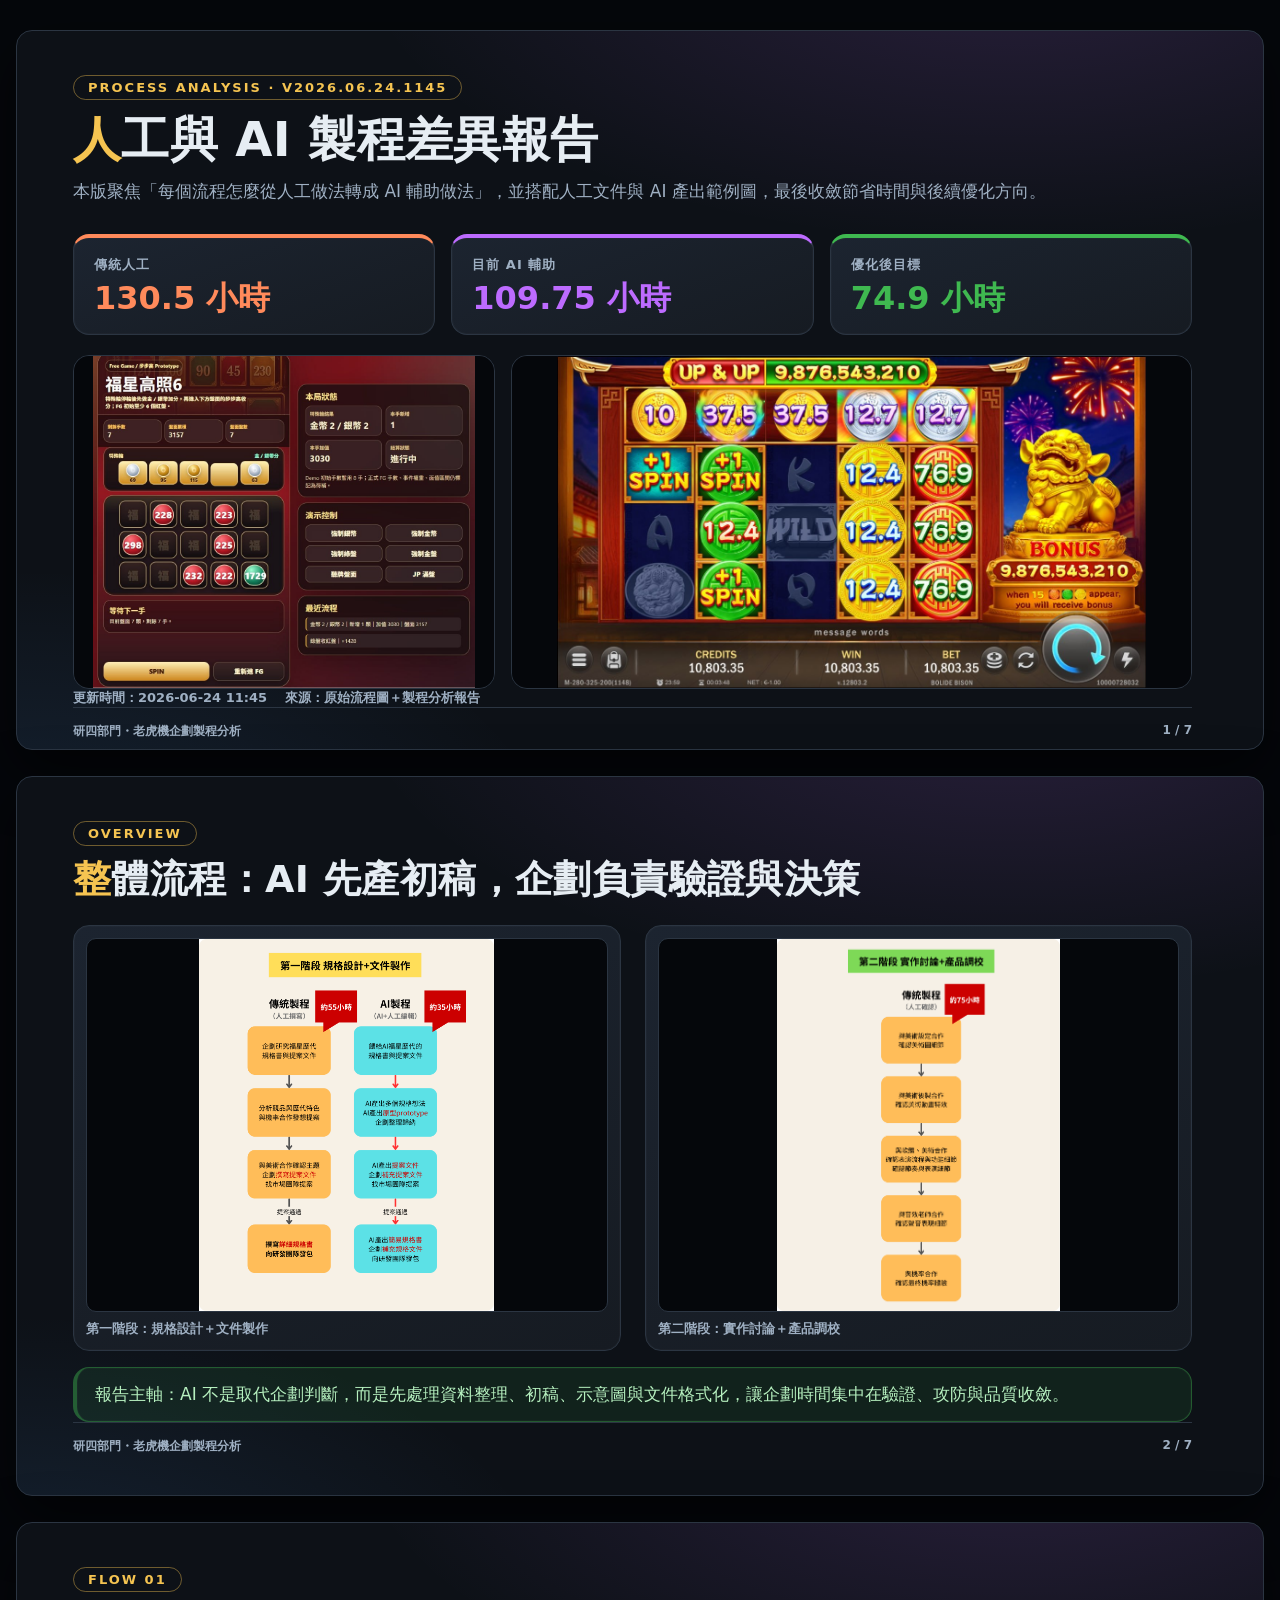
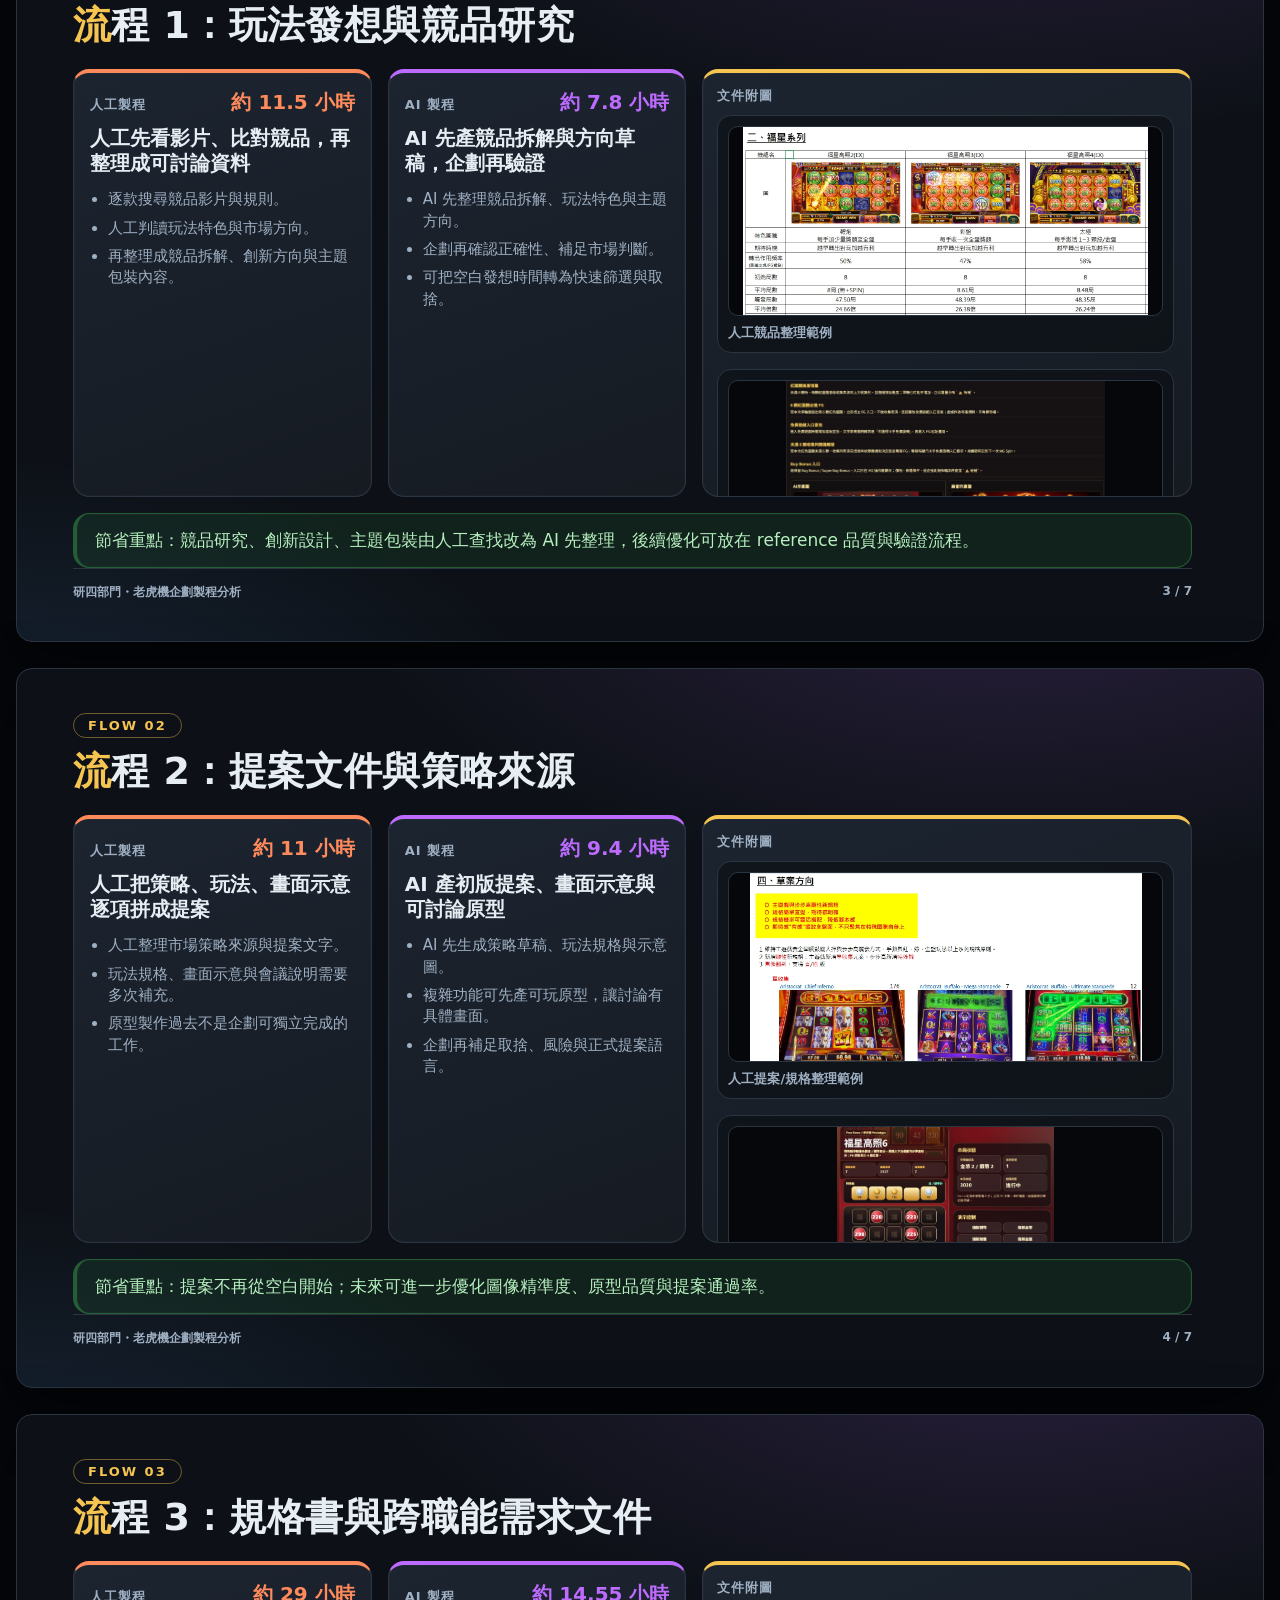
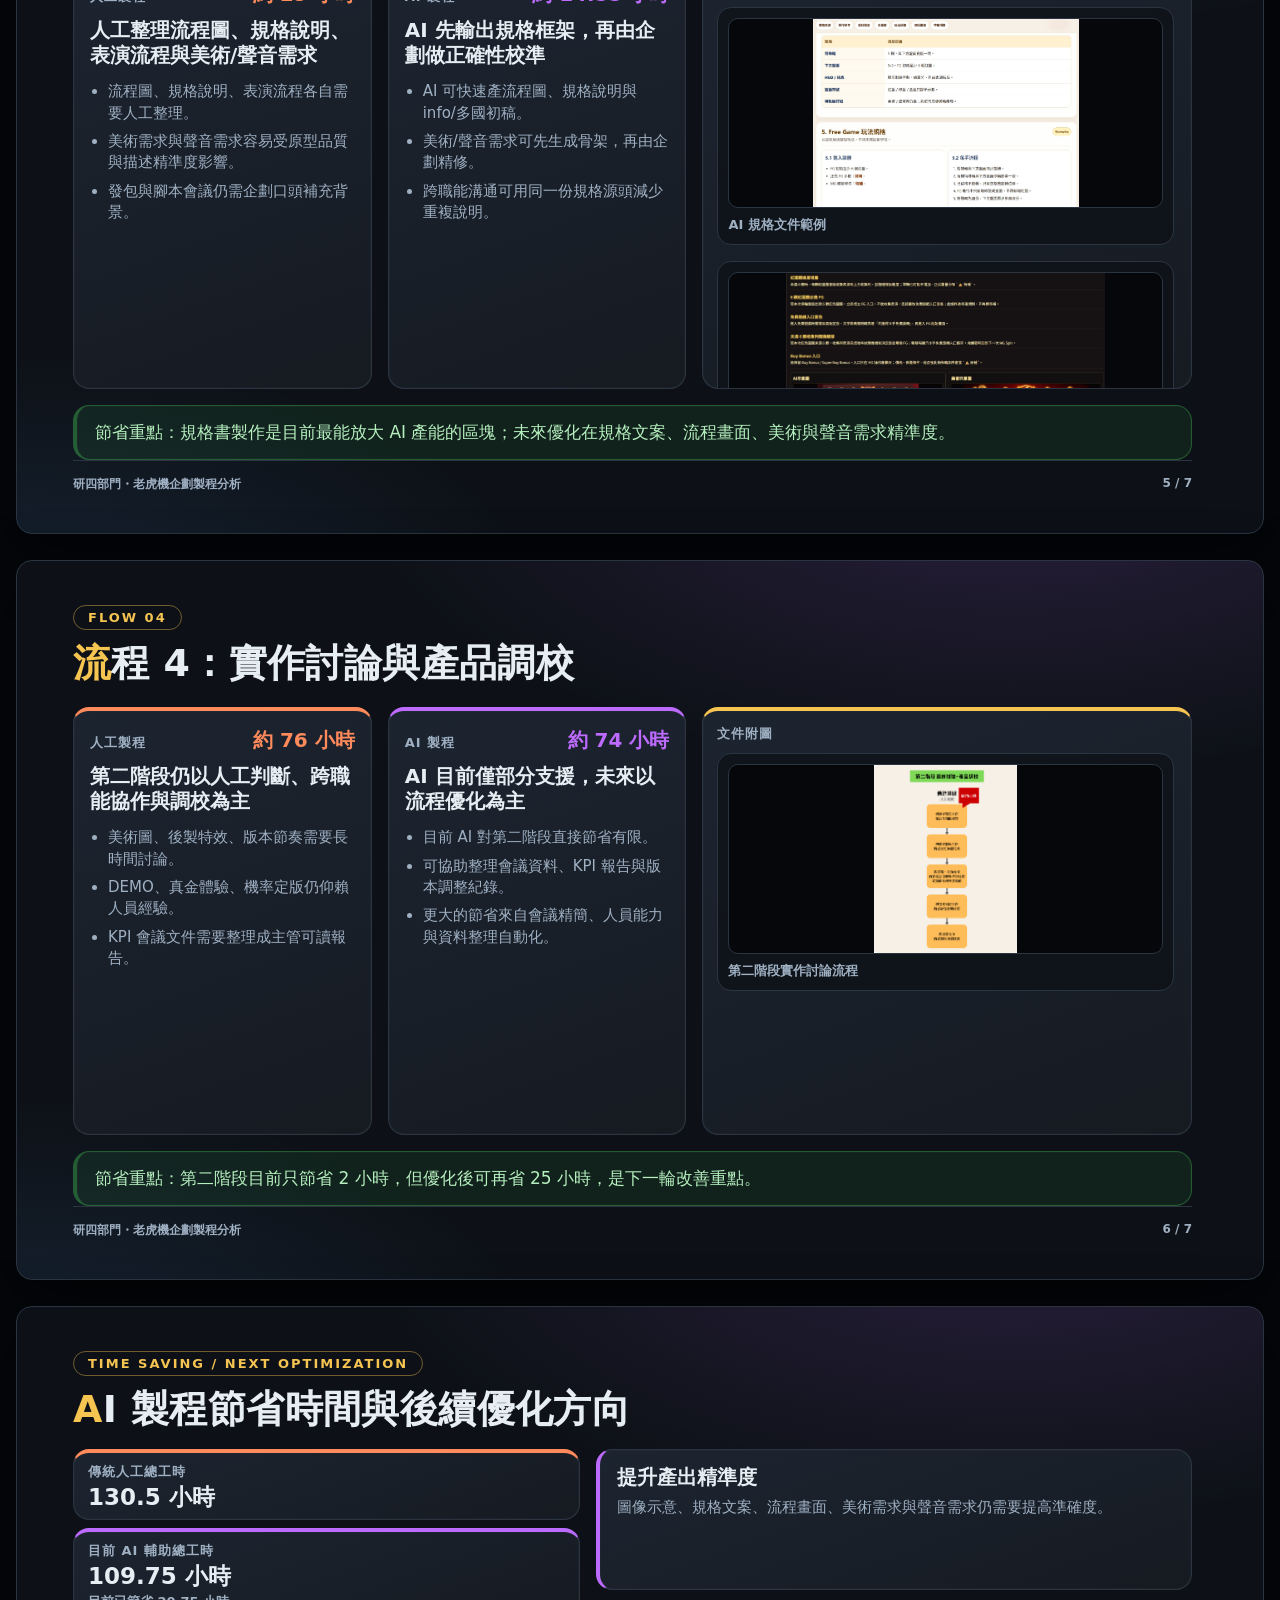
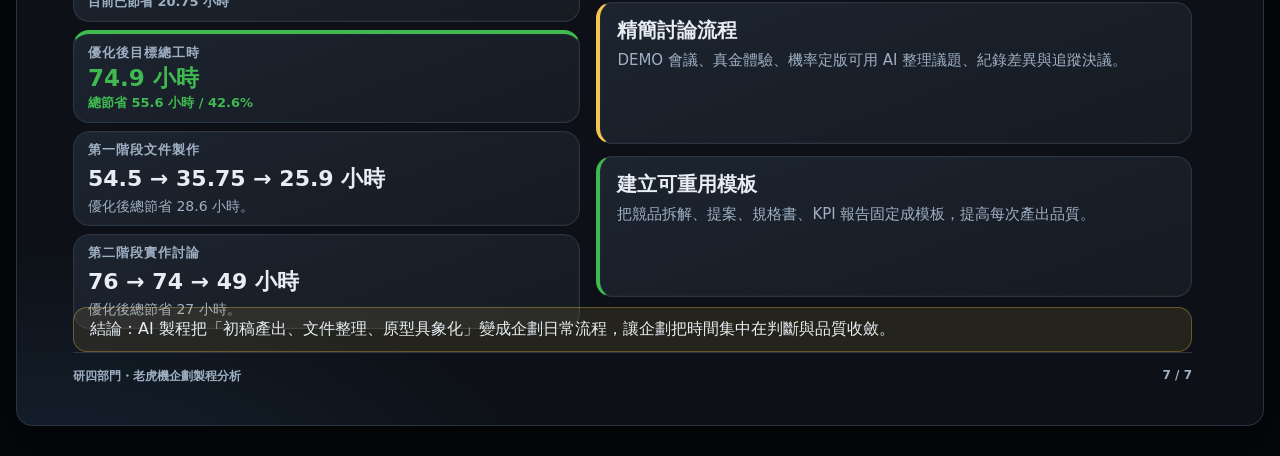
<file: functions/game-design/index.html>
<!doctype html>
<html lang="zh-Hant">
<head>
  <meta charset="utf-8">
  <meta name="viewport" content="width=device-width, initial-scale=1">
  <title>人工與 AI 製程差異報告</title>
  <link rel="stylesheet" href="presentation-editor.css">
  <style>
    :root {
      --bg: #0d1117;
      --page: #05070b;
      --panel: #161b22;
      --panel2: #1c2430;
      --ink: #e6edf3;
      --muted: #9fb0c3;
      --line: #2b3542;
      --gold: #f5c451;
      --green: #3fb950;
      --blue: #58a6ff;
      --ai: #bd6bff;
      --human: #ff8a5b;
      --danger: #ff7b72;
      --shadow: 0 20px 60px rgba(0, 0, 0, .55);
    }
    * { box-sizing: border-box; }
    html, body { min-height: 100%; }
    body {
      margin: 0;
      background:
        radial-gradient(900px 480px at 78% -12%, rgba(189, 107, 255, .20), transparent 62%),
        radial-gradient(760px 420px at 0% 112%, rgba(88, 166, 255, .16), transparent 62%),
        #05070b;
      color: var(--ink);
      font-family: "PingFang TC", "Microsoft JhengHei", "Noto Sans TC", -apple-system, BlinkMacSystemFont, system-ui, sans-serif;
      overflow-x: hidden;
      overflow-y: auto;
    }
    .stage {
      width: 100%;
      min-height: 100vh;
      padding: 30px 16px;
    }
    .deck {
      width: min(1280px, 100%);
      margin: 0 auto;
      display: flex;
      flex-direction: column;
      gap: 26px;
      background: transparent;
    }
    .slide {
      position: relative;
      width: 100%;
      min-height: 720px;
      aspect-ratio: 16 / 9;
      display: flex;
      flex-direction: column;
      padding: 44px 56px 40px;
      background:
        radial-gradient(1100px 500px at 80% -12%, rgba(189, 107, 255, .16), transparent 60%),
        radial-gradient(900px 480px at 0% 115%, rgba(88, 166, 255, .13), transparent 60%),
        var(--bg);
      border: 1px solid var(--line);
      border-radius: 16px;
      box-shadow: var(--shadow);
      overflow: hidden;
      scrollbar-gutter: stable;
    }
    .slide.active { display: flex; }
    .slide::before { display: none; }
    .kicker {
      display: inline-block;
      width: fit-content;
      margin-bottom: 12px;
      padding: 4px 14px;
      border: 1px solid rgba(245, 196, 81, .42);
      border-radius: 999px;
      color: var(--gold);
      font-size: 13px;
      font-weight: 800;
      letter-spacing: 2px;
      text-transform: uppercase;
    }
    h1, h2, h3, p { margin: 0; }
    h1, h2 {
      max-width: 940px;
      color: var(--ink);
      font-weight: 850;
      line-height: 1.13;
      letter-spacing: .4px;
      text-wrap: pretty;
    }
    h1 { font-size: 48px; }
    h2 { font-size: 38px; }
    h1::first-letter, h2::first-letter { color: var(--gold); }
    h3 { color: var(--ink); letter-spacing: 0; }
    .lead {
      margin-top: 12px;
      max-width: 980px;
      color: var(--muted);
      font-size: 17px;
      line-height: 1.62;
    }
    .version {
      margin-top: auto;
      display: flex;
      gap: 18px;
      color: var(--muted);
      font-size: 13px;
      font-weight: 800;
    }
    .hero-strip, .savings-grid {
      display: grid;
      grid-template-columns: repeat(3, minmax(0, 1fr));
      gap: 16px;
      margin-top: 28px;
    }
    .hero-strip div, .saving-card, .compare-panel, .evidence-panel, .insight, .large-image, .optimization-grid div, .phase-split div,
    .phase-mini, .final-optimizations div, .cover-image, .cover-showcase figure, .evidence-board figure {
      border: 1px solid var(--line);
      border-radius: 16px;
      background: linear-gradient(160deg, var(--panel2), var(--panel));
      box-shadow: 0 0 0 1px rgba(255, 255, 255, .02) inset;
    }
    .hero-strip div, .saving-card {
      padding: 18px 20px;
      border-top: 4px solid var(--ai);
    }
    .hero-strip div:nth-child(1), .saving-card:nth-child(1) { border-top-color: var(--human); }
    .hero-strip div:nth-child(3), .saving-card.highlight { border-top-color: var(--green); }
    .hero-strip span, .saving-card span, .panel-head span, .evidence-panel > span, .phase-split span,
    .phase-mini span {
      display: block;
      color: var(--muted);
      font-size: 13px;
      font-weight: 800;
      letter-spacing: 1px;
    }
    .hero-strip strong, .saving-card strong {
      display: block;
      margin-top: 8px;
      color: var(--ink);
      font-size: 32px;
      line-height: 1.06;
    }
    .hero-strip div:nth-child(1) strong { color: var(--human); }
    .hero-strip div:nth-child(2) strong { color: var(--ai); }
    .hero-strip div:nth-child(3) strong, .saving-card.highlight strong, .saving-card.highlight em { color: var(--green); }
    .saving-card em {
      display: block;
      margin-top: 8px;
      color: var(--muted);
      font-style: normal;
      font-size: 15px;
      font-weight: 800;
    }
    .cover-showcase {
      display: grid;
      grid-template-columns: .62fr 1fr;
      gap: 16px;
      margin-top: 20px;
      min-height: 334px;
    }
    .cover-image, .cover-showcase figure {
      min-width: 0;
      min-height: 334px;
      overflow: hidden;
    }
    .cover-showcase figure { padding: 10px; display: flex; flex-direction: column; }
    .cover-image img, .cover-showcase figure img {
      width: 100%;
      height: 100%;
      object-fit: contain;
      background: #05070b;
    }
    .cover-showcase figure .image-link-wrap { flex: 1; min-height: 0; display: flex; }
    .cover-showcase figure img { flex: 1; min-height: 0; border-radius: 10px; }
    .overview-grid {
      display: grid;
      grid-template-columns: repeat(2, minmax(0, 1fr));
      gap: 24px;
      margin-top: 24px;
      flex: 1;
      min-height: 0;
    }
    figure { margin: 0; }
    figcaption { margin-top: 8px; color: var(--muted); font-size: 13px; font-weight: 800; }
    img { max-width: 100%; display: block; }
    .large-image { padding: 12px; display: flex; flex-direction: column; min-height: 0; }
    .large-image img, .evidence-board img {
      width: 100%;
      flex: 1;
      min-height: 0;
      object-fit: contain;
      border: 1px solid var(--line);
      border-radius: 10px;
      background: #05070b;
    }
    .process-layout {
      display: grid;
      grid-template-columns: minmax(0, .72fr) minmax(0, .72fr) minmax(360px, 1.18fr);
      gap: 16px;
      margin-top: 22px;
      flex: 1;
      min-height: 0;
    }
    .compare-panel {
      padding: 16px;
      min-height: 0;
      overflow-x: hidden;
      overflow-y: auto;
      border-top: 4px solid var(--human);
    }
    .compare-panel.ai { border-top-color: var(--ai); }
    .panel-head { display: flex; justify-content: space-between; gap: 10px; align-items: baseline; }
    .panel-head strong { color: var(--human); font-size: 20px; white-space: nowrap; }
    .compare-panel.ai .panel-head strong { color: var(--ai); }
    .compare-panel h3 { margin-top: 10px; font-size: 20px; line-height: 1.26; }
    ul { margin: 13px 0 0; padding-left: 18px; color: var(--muted); font-size: 15px; line-height: 1.42; }
    li + li { margin-top: 7px; }
    .evidence-panel {
      padding: 14px;
      min-height: 0;
      display: flex;
      flex-direction: column;
      overflow-x: hidden;
      overflow-y: auto;
      border-top: 4px solid var(--gold);
    }
    .evidence-grid {
      display: grid;
      gap: 16px;
      margin-top: 10px;
      flex: 0 0 auto;
      overflow: visible;
      padding-right: 3px;
      align-items: start;
      grid-auto-rows: max-content;
    }
    .evidence-grid figure {
      min-height: 0;
      display: grid;
      grid-template-rows: auto auto auto;
      align-content: start;
      padding: 10px;
      border: 1px solid var(--line);
      border-radius: 14px;
      background: rgba(13, 17, 23, .78);
    }
    .evidence-grid img {
      width: 100%;
      max-height: 190px;
      object-fit: contain;
      border: 1px solid var(--line);
      border-radius: 10px;
      background: #05070b;
    }
    .insight {
      margin-top: 16px;
      padding: 14px 18px;
      border-left: 4px solid var(--green);
      color: #b6f0bf;
      font-size: 17px;
      line-height: 1.46;
      background: rgba(63, 185, 80, .10);
      border-color: rgba(63, 185, 80, .38);
    }
    .evidence-board {
      display: grid;
      grid-template-columns: repeat(5, minmax(0, 1fr));
      gap: 12px;
      margin-top: 26px;
      flex: 1;
      min-height: 0;
    }
    .evidence-board figure { padding: 10px; min-height: 0; display: flex; flex-direction: column; }
    .phase-split {
      display: grid;
      grid-template-columns: repeat(2, minmax(0, 1fr));
      gap: 18px;
      margin-top: 24px;
    }
    .phase-split div { padding: 18px; }
    .phase-split strong, .phase-mini strong {
      display: block;
      margin-top: 7px;
      color: var(--ink);
      font-size: 22px;
      line-height: 1.18;
    }
    .phase-split p, .phase-mini p { margin-top: 6px; color: var(--muted); font-size: 14px; }
    .final-layout {
      display: grid;
      grid-template-columns: minmax(0, .92fr) minmax(0, 1.08fr);
      gap: 16px;
      margin-top: 18px;
      flex: 0 1 auto;
      min-height: 0;
    }
    .final-savings { display: grid; gap: 8px; min-height: 0; }
    .final-savings .saving-card { padding: 10px 14px; }
    .final-savings .saving-card strong { margin-top: 4px; font-size: 23px; }
    .final-savings .saving-card em { margin-top: 4px; font-size: 13px; }
    .phase-mini { padding: 9px 14px; }
    .final-optimizations { display: grid; grid-template-columns: 1fr; gap: 12px; min-height: 0; }
    .final-optimizations div { padding: 14px 17px; border-left: 4px solid var(--ai); }
    .final-optimizations div:nth-child(2) { border-left-color: var(--gold); }
    .final-optimizations div:nth-child(3) { border-left-color: var(--green); }
    .final-optimizations h3 { font-size: 20px; }
    .final-optimizations p { margin-top: 6px; color: var(--muted); font-size: 15px; line-height: 1.38; }
    .optimization-grid { display: grid; grid-template-columns: repeat(3, minmax(0, 1fr)); gap: 18px; margin-top: 32px; }
    .optimization-grid div { padding: 24px; border-top: 4px solid var(--ai); }
    .optimization-grid div:nth-child(2) { border-top-color: var(--gold); }
    .optimization-grid div:nth-child(3) { border-top-color: var(--green); }
    .optimization-grid h3 { font-size: 24px; }
    .optimization-grid p { margin-top: 12px; color: var(--muted); font-size: 18px; line-height: 1.52; }
    .closing {
      margin-top: 28px;
      padding: 18px 22px;
      border: 1px solid rgba(245, 196, 81, .32);
      border-radius: 14px;
      background: rgba(245, 196, 81, .10);
      color: var(--ink);
      font-size: 22px;
      line-height: 1.42;
    }
    .closing.compact { margin-top: 10px; padding: 10px 16px; font-size: 16px; }
    .footer {
      margin-top: auto;
      padding-top: 15px;
      display: flex;
      justify-content: space-between;
      color: var(--muted);
      font-size: 12px;
      font-weight: 800;
      border-top: 1px solid var(--line);
    }
    .controls {
      display: none;
    }
    .controls button {
      border: 1px solid var(--line);
      background: rgba(22, 27, 34, .92);
      border-radius: 10px;
      padding: 7px 10px;
      color: var(--ink);
      font: inherit;
      cursor: pointer;
    }
    .progress { display: none; }
    .progress i { display: none; }
    a { color: var(--blue); font-weight: 900; }

    .edit-status {
      border-color: var(--line);
      background: rgba(22, 27, 34, .96);
      box-shadow: 0 10px 28px rgba(0, 0, 0, .38);
      color: var(--ink);
    }
    .deck [data-edit][contenteditable="true"]:hover {
      box-shadow: 0 0 0 1px rgba(88, 166, 255, .38);
      background: rgba(88, 166, 255, .08);
    }
    .deck [data-edit][contenteditable="true"]:focus {
      box-shadow: 0 0 0 2px rgba(88, 166, 255, .55);
      background: rgba(22, 27, 34, .86);
    }
    .image-tools {
      border-color: var(--line);
      background: rgba(13, 17, 23, .96);
      color: var(--muted);
    }
    .image-tools summary::before { color: var(--gold); }
    .image-upload, .gallery-add {
      border-color: rgba(88, 166, 255, .40);
      background: rgba(88, 166, 255, .12);
      color: #bcdcff;
    }
    .image-delete { background: rgba(255, 123, 114, .14); color: #ffb4ad; }
    .image-link-input {
      border-color: var(--line);
      background: #0d1117;
      color: var(--ink);
    }
    .image-placeholder {
      border-color: var(--line);
      background: #0d1117;
      color: var(--muted);
    }

    @media (max-width: 900px) {
      body { overflow-x: hidden; overflow-y: auto; }
      .stage { padding: 8px; min-height: 100vh; }
      .deck { width: 100%; gap: 14px; }
      .slide { padding: 28px 24px; min-height: 720px; overflow: auto; }
      h1 { font-size: 34px; }
      h2 { font-size: 28px; }
      .lead { font-size: 17px; }
      .hero-strip, .savings-grid, .overview-grid, .process-layout, .evidence-board, .phase-split, .optimization-grid { grid-template-columns: 1fr; }
      .cover-showcase, .final-layout { grid-template-columns: 1fr; height: auto; }
      .cover-image, .cover-showcase figure { min-height: 220px; }
      .footer { position: static; margin-top: auto; padding-top: 20px; }
      .controls { display: none; }
    }
  </style>
</head>
<body>
  <div class="stage">
    <main class="deck" aria-label="人工與 AI 製程差異報告">
      
      <section class="slide active">
        <div class="kicker">Process Analysis · v2026.06.24.1145</div>
        <h1>人工與 AI 製程差異報告</h1>
        <p class="lead">本版聚焦「每個流程怎麼從人工做法轉成 AI 輔助做法」，並搭配人工文件與 AI 產出範例圖，最後收斂節省時間與後續優化方向。</p>
        <div class="hero-strip">
          <div><span>傳統人工</span><strong>130.5 小時</strong></div>
          <div><span>目前 AI 輔助</span><strong>109.75 小時</strong></div>
          <div><span>優化後目標</span><strong>74.9 小時</strong></div>
        </div>
        <div class="cover-showcase" aria-label="福星高照6 原型畫面示意">
          <div class="cover-image"><img src="assets/cover-fuxing-prototype-dashboard.jpg" alt="福星高照6 原型控制與流程紀錄畫面"></div>
          <div class="cover-image"><img src="assets/cover-fuxing-prototype-gameplay.jpg" alt="福星高照6 免費遊戲盤面示意"></div>
        </div>
        <div class="version"><span>更新時間：2026-06-24 11:45</span><span>來源：原始流程圖＋製程分析報告</span></div>
        <div class="footer"><span>研四部門・老虎機企劃製程分析</span><span>1 / 7</span></div>
      </section>
      <section class="slide">
        <div class="kicker">Overview</div>
        <h2>整體流程：AI 先產初稿，企劃負責驗證與決策</h2>
        
        <div class="overview-grid">
          <figure class="large-image"><img src="assets/phase1-flow.jpg" alt="第一階段流程圖"><figcaption>第一階段：規格設計＋文件製作</figcaption></figure>
          <figure class="large-image"><img src="assets/phase2-flow.jpg" alt="第二階段流程圖"><figcaption>第二階段：實作討論＋產品調校</figcaption></figure>
        </div>
        <div class="insight">報告主軸：AI 不是取代企劃判斷，而是先處理資料整理、初稿、示意圖與文件格式化，讓企劃時間集中在驗證、攻防與品質收斂。</div>
        <div class="footer"><span>研四部門・老虎機企劃製程分析</span><span>2 / 7</span></div>
      </section>
      <section class="slide">
        <div class="kicker">Flow 01</div>
        <h2>流程 1：玩法發想與競品研究</h2>
        
        <div class="process-layout">
          <div class="compare-panel human">
            <div class="panel-head"><span>人工製程</span><strong>約 11.5 小時</strong></div>
            <h3>人工先看影片、比對競品，再整理成可討論資料</h3>
            <ul><li>逐款搜尋競品影片與規則。</li><li>人工判讀玩法特色與市場方向。</li><li>再整理成競品拆解、創新方向與主題包裝內容。</li></ul>
          </div>
          <div class="compare-panel ai">
            <div class="panel-head"><span>AI 製程</span><strong>約 7.8 小時</strong></div>
            <h3>AI 先產競品拆解與方向草稿，企劃再驗證</h3>
            <ul><li>AI 先整理競品拆解、玩法特色與主題方向。</li><li>企劃再確認正確性、補足市場判斷。</li><li>可把空白發想時間轉為快速篩選與取捨。</li></ul>
          </div>
          <div class="evidence-panel">
            <span>文件附圖</span>
            <div class="evidence-grid"><figure><img src="assets/human-docs-top.jpg" alt="人工競品整理範例"><figcaption>人工競品整理範例</figcaption></figure><figure><img src="assets/ai-doc-bottom.jpg" alt="AI 競品/規格產出範例"><figcaption>AI 競品/規格產出範例</figcaption></figure></div>
          </div>
        </div>
        <div class="insight">節省重點：競品研究、創新設計、主題包裝由人工查找改為 AI 先整理，後續優化可放在 reference 品質與驗證流程。</div>
        <div class="footer"><span>研四部門・老虎機企劃製程分析</span><span>3 / 7</span></div>
      </section>
      <section class="slide">
        <div class="kicker">Flow 02</div>
        <h2>流程 2：提案文件與策略來源</h2>
        
        <div class="process-layout">
          <div class="compare-panel human">
            <div class="panel-head"><span>人工製程</span><strong>約 11 小時</strong></div>
            <h3>人工把策略、玩法、畫面示意逐項拼成提案</h3>
            <ul><li>人工整理市場策略來源與提案文字。</li><li>玩法規格、畫面示意與會議說明需要多次補充。</li><li>原型製作過去不是企劃可獨立完成的工作。</li></ul>
          </div>
          <div class="compare-panel ai">
            <div class="panel-head"><span>AI 製程</span><strong>約 9.4 小時</strong></div>
            <h3>AI 產初版提案、畫面示意與可討論原型</h3>
            <ul><li>AI 先生成策略草稿、玩法規格與示意圖。</li><li>複雜功能可先產可玩原型，讓討論有具體畫面。</li><li>企劃再補足取捨、風險與正式提案語言。</li></ul>
          </div>
          <div class="evidence-panel">
            <span>文件附圖</span>
            <div class="evidence-grid"><figure><img src="assets/human-docs-bottom.jpg" alt="人工提案/規格整理範例"><figcaption>人工提案/規格整理範例</figcaption></figure><figure><img src="assets/ai-ui-top.jpg" alt="AI 原型介面範例"><figcaption>AI 原型介面範例</figcaption></figure><figure><img src="assets/ai-doc-mid.jpg" alt="AI 文件產出範例"><figcaption>AI 文件產出範例</figcaption></figure></div>
          </div>
        </div>
        <div class="insight">節省重點：提案不再從空白開始；未來可進一步優化圖像精準度、原型品質與提案通過率。</div>
        <div class="footer"><span>研四部門・老虎機企劃製程分析</span><span>4 / 7</span></div>
      </section>
      <section class="slide">
        <div class="kicker">Flow 03</div>
        <h2>流程 3：規格書與跨職能需求文件</h2>
        
        <div class="process-layout">
          <div class="compare-panel human">
            <div class="panel-head"><span>人工製程</span><strong>約 29 小時</strong></div>
            <h3>人工整理流程圖、規格說明、表演流程與美術/聲音需求</h3>
            <ul><li>流程圖、規格說明、表演流程各自需要人工整理。</li><li>美術需求與聲音需求容易受原型品質與描述精準度影響。</li><li>發包與腳本會議仍需企劃口頭補充背景。</li></ul>
          </div>
          <div class="compare-panel ai">
            <div class="panel-head"><span>AI 製程</span><strong>約 14.55 小時</strong></div>
            <h3>AI 先輸出規格框架，再由企劃做正確性校準</h3>
            <ul><li>AI 可快速產流程圖、規格說明與 info/多國初稿。</li><li>美術/聲音需求可先生成骨架，再由企劃精修。</li><li>跨職能溝通可用同一份規格源頭減少重複說明。</li></ul>
          </div>
          <div class="evidence-panel">
            <span>文件附圖</span>
            <div class="evidence-grid"><figure><img src="assets/ai-doc-mid.jpg" alt="AI 規格文件範例"><figcaption>AI 規格文件範例</figcaption></figure><figure><img src="assets/ai-doc-bottom.jpg" alt="AI 規格/競品頁面範例"><figcaption>AI 規格/競品頁面範例</figcaption></figure></div>
          </div>
        </div>
        <div class="insight">節省重點：規格書製作是目前最能放大 AI 產能的區塊；未來優化在規格文案、流程畫面、美術與聲音需求精準度。</div>
        <div class="footer"><span>研四部門・老虎機企劃製程分析</span><span>5 / 7</span></div>
      </section>
      <section class="slide">
        <div class="kicker">Flow 04</div>
        <h2>流程 4：實作討論與產品調校</h2>
        
        <div class="process-layout">
          <div class="compare-panel human">
            <div class="panel-head"><span>人工製程</span><strong>約 76 小時</strong></div>
            <h3>第二階段仍以人工判斷、跨職能協作與調校為主</h3>
            <ul><li>美術圖、後製特效、版本節奏需要長時間討論。</li><li>DEMO、真金體驗、機率定版仍仰賴人員經驗。</li><li>KPI 會議文件需要整理成主管可讀報告。</li></ul>
          </div>
          <div class="compare-panel ai">
            <div class="panel-head"><span>AI 製程</span><strong>約 74 小時</strong></div>
            <h3>AI 目前僅部分支援，未來以流程優化為主</h3>
            <ul><li>目前 AI 對第二階段直接節省有限。</li><li>可協助整理會議資料、KPI 報告與版本調整紀錄。</li><li>更大的節省來自會議精簡、人員能力與資料整理自動化。</li></ul>
          </div>
          <div class="evidence-panel">
            <span>文件附圖</span>
            <div class="evidence-grid"><figure><img src="assets/phase2-flow.jpg" alt="第二階段實作討論流程"><figcaption>第二階段實作討論流程</figcaption></figure></div>
          </div>
        </div>
        <div class="insight">節省重點：第二階段目前只節省 2 小時，但優化後可再省 25 小時，是下一輪改善重點。</div>
        <div class="footer"><span>研四部門・老虎機企劃製程分析</span><span>6 / 7</span></div>
      </section>
      <section class="slide">
        <div class="kicker">Time Saving / Next Optimization</div>
        <h2>AI 製程節省時間與後續優化方向</h2>
        
        <div class="final-layout">
          <div class="final-savings">
            <div class="saving-card"><span>傳統人工總工時</span><strong>130.5 小時</strong></div>
            <div class="saving-card"><span>目前 AI 輔助總工時</span><strong>109.75 小時</strong><em>目前已節省 20.75 小時</em></div>
            <div class="saving-card highlight"><span>優化後目標總工時</span><strong>74.9 小時</strong><em>總節省 55.6 小時 / 42.6%</em></div>
            <div class="phase-mini"><span>第一階段文件製作</span><strong>54.5 → 35.75 → 25.9 小時</strong><p>優化後總節省 28.6 小時。</p></div>
            <div class="phase-mini"><span>第二階段實作討論</span><strong>76 → 74 → 49 小時</strong><p>優化後總節省 27 小時。</p></div>
          </div>
          <div class="final-optimizations">
            <div><h3>提升產出精準度</h3><p>圖像示意、規格文案、流程畫面、美術需求與聲音需求仍需要提高準確度。</p></div>
            <div><h3>精簡討論流程</h3><p>DEMO 會議、真金體驗、機率定版可用 AI 整理議題、紀錄差異與追蹤決議。</p></div>
            <div><h3>建立可重用模板</h3><p>把競品拆解、提案、規格書、KPI 報告固定成模板，提高每次產出品質。</p></div>
          </div>
        </div>
        <div class="closing compact">結論：AI 製程把「初稿產出、文件整理、原型具象化」變成企劃日常流程，讓企劃把時間集中在判斷與品質收斂。</div>
        <div class="footer"><span>研四部門・老虎機企劃製程分析</span><span>7 / 7</span></div>
      </section>
    </main>
  </div>
  <div class="progress"><i data-progress></i></div>
  <script>
    const slides = Array.from(document.querySelectorAll('.slide'));
    slides.forEach((slide, index) => slide.classList.toggle('active', index === 0));
    const initial = Number.parseInt(location.hash.replace('#', ''), 10);
    if (Number.isFinite(initial) && slides[initial - 1]) {
      window.addEventListener('load', () => {
        const top = slides[initial - 1].getBoundingClientRect().top + window.scrollY - 16;
        window.scrollTo({ top, behavior: 'auto' });
      });
    }
  </script>
  <style>.slide img{cursor:zoom-in}</style>
  <div id="imgbox" onclick="this.style.display='none'" style="display:none;position:fixed;inset:0;z-index:9999;background:rgba(0,0,0,.93);align-items:center;justify-content:center;cursor:zoom-out;padding:2vmin">
    <img id="imgbox-img" alt="放大檢視" style="max-width:96vw;max-height:96vh;object-fit:contain;box-shadow:0 12px 48px rgba(0,0,0,.7);border-radius:4px">
  </div>
  <script>
    (function(){var box=document.getElementById('imgbox'),bi=document.getElementById('imgbox-img');document.addEventListener('click',function(e){var im=e.target.closest('.slide img');if(!im)return;e.preventDefault();e.stopPropagation();bi.src=im.currentSrc||im.src;box.style.display='flex';});document.addEventListener('keydown',function(e){if(e.key==='Escape')box.style.display='none';});})();
  </script>
</body>
</html>
</file>
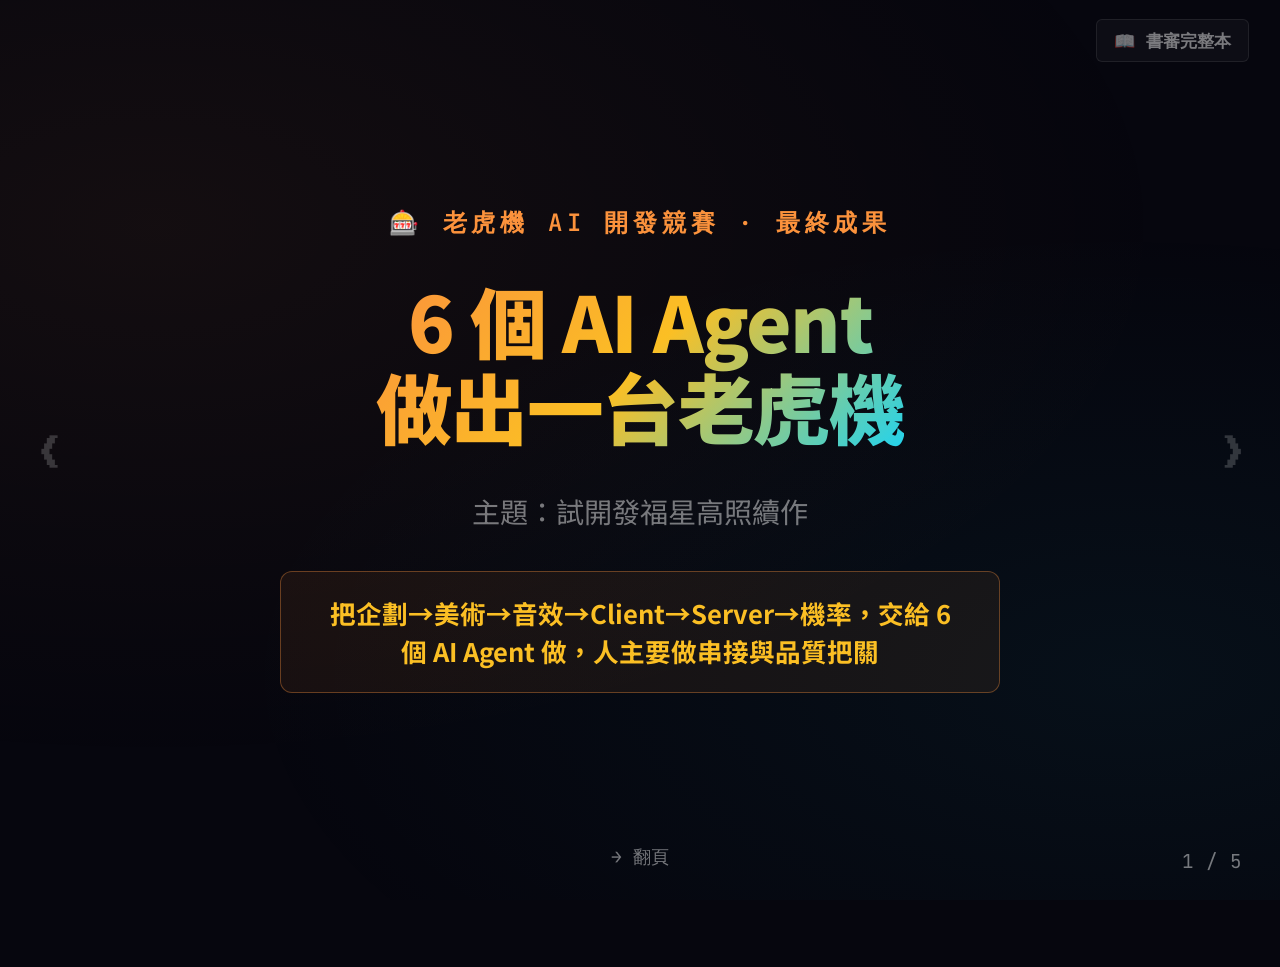
<file: pitch.html>
<!DOCTYPE html>
<html lang="zh-TW">
<head>
<meta charset="UTF-8">
<meta name="viewport" content="width=device-width, initial-scale=1.0">
<title>老虎機 AI 競賽 — 2 分鐘快講版</title>
<link rel="preconnect" href="https://fonts.googleapis.com">
<link href="https://fonts.googleapis.com/css2?family=Noto+Sans+TC:wght@400;500;700;900&family=JetBrains+Mono:wght@400;600;700&display=swap" rel="stylesheet">
<style>
:root{--void:#06060e;--slab:#0c0c1a;--raised:#111128;--stroke:rgba(255,255,255,.08);--dim:rgba(255,255,255,.45);--txt:#e8e8f0;--purple:#b07aff;--cyan:#22d3ee;--lime:#4ade80;--amber:#fbbf24;--rose:#fb7185;--orange:#fb923c;--blue:#60a5fa;--mono:'JetBrains Mono',monospace;--sans:'Noto Sans TC',system-ui,sans-serif}
*,*::before,*::after{margin:0;padding:0;box-sizing:border-box}
html{font-size:24px}
body{font-family:var(--sans);background:var(--void);color:var(--txt);height:100vh;width:100vw;overflow:hidden}
body::after{content:'';position:fixed;inset:0;background:radial-gradient(ellipse 80% 60% at 12% 25%,rgba(251,146,60,.06),transparent),radial-gradient(ellipse 70% 50% at 88% 75%,rgba(34,211,238,.05),transparent);pointer-events:none;z-index:0}
#progress{position:fixed;top:0;left:0;height:3px;z-index:200;background:linear-gradient(90deg,var(--orange),var(--amber),var(--cyan));transition:width .35s}
.deck{position:relative;width:100vw;height:100vh;z-index:1}
.slide{position:absolute;inset:0;display:flex;flex-direction:column;align-items:center;justify-content:center;text-align:center;padding:3rem 6vw;opacity:0;pointer-events:none;transition:opacity .45s;gap:1.6rem}
.slide.active{opacity:1;pointer-events:auto}
.eyebrow{font-family:var(--mono);font-size:1rem;font-weight:600;letter-spacing:.2em;text-transform:uppercase;color:var(--orange)}
.big{font-size:clamp(2.4rem,6vw,4.6rem);font-weight:900;line-height:1.12;letter-spacing:-.02em}
.grad{background:linear-gradient(135deg,var(--orange),var(--amber) 50%,var(--cyan));-webkit-background-clip:text;-webkit-text-fill-color:transparent;background-clip:text}
.sub{font-size:clamp(1.1rem,2.2vw,1.6rem);color:var(--dim);line-height:1.6;max-width:34ch}
.points{text-align:left;max-width:46ch;display:flex;flex-direction:column;gap:.7rem;font-size:clamp(1.05rem,2vw,1.5rem);line-height:1.45}
.points .pt{display:flex;gap:.7rem;align-items:flex-start}
.points .pt b{color:var(--cyan);font-weight:800;flex-shrink:0}
.points .pt span{color:var(--txt)}
.points .pt .d{color:var(--dim);font-size:.9em}
.core{border:1px solid rgba(251,146,60,.35);background:rgba(251,146,60,.07);border-radius:12px;padding:.9rem 1.4rem;font-size:clamp(1.05rem,2vw,1.45rem);font-weight:700;color:var(--amber);max-width:48ch;line-height:1.5}
.accent-o{color:var(--orange)}.accent-c{color:var(--cyan)}.accent-l{color:var(--lime)}.accent-a{color:var(--amber)}.accent-r{color:var(--rose)}.accent-p{color:var(--purple)}
.row{display:flex;gap:1rem;flex-wrap:wrap;justify-content:center;align-items:center}
.chip{border:1.5px solid var(--stroke);background:var(--raised);border-radius:99px;padding:.6rem 1.3rem;font-size:clamp(1rem,2vw,1.4rem);font-weight:700}
.arrow{color:var(--orange);opacity:.6;font-size:2rem}
.two{display:grid;grid-template-columns:1fr auto 1fr;gap:1.5rem;align-items:center;width:100%;max-width:60rem}
.card{background:var(--slab);border:1px solid var(--stroke);border-radius:14px;padding:1.4rem 1.6rem;border-top-width:3px}
.card h3{font-size:clamp(1.1rem,2.2vw,1.5rem);margin-bottom:.5rem}
.card p{font-size:clamp(.95rem,1.7vw,1.2rem);color:var(--dim);line-height:1.55}
.shot{border:1px solid var(--stroke);border-radius:12px;overflow:hidden;background:#000;display:block;width:100%}
.shot img{display:block;width:100%;height:auto}
.shot-slot{border:2px dashed rgba(34,211,238,.4);background:rgba(34,211,238,.04);border-radius:12px;display:flex;flex-direction:column;align-items:center;justify-content:center;text-align:center;padding:1.6rem;width:100%;height:100%;min-height:200px}
.shot-slot .i{font-size:2.4rem;opacity:.7}.shot-slot .t{font-weight:800;color:var(--cyan);margin-top:.5rem;font-size:1.2rem}.shot-slot .s{font-family:var(--mono);font-size:.78rem;color:var(--amber);margin-top:.6rem}
.gshot{display:grid;grid-template-columns:1.4fr 1fr;gap:1rem;width:100%;max-width:64rem}
.gshot .col{display:flex;flex-direction:column;gap:1rem}
.pill{display:inline-block;border:1px solid rgba(251,146,60,.35);background:rgba(251,146,60,.08);color:var(--orange);border-radius:99px;padding:.5rem 1.4rem;font-size:clamp(1rem,2vw,1.35rem);font-weight:800}
.hint{position:fixed;bottom:1.3rem;left:50%;transform:translateX(-50%);font-family:var(--mono);font-size:.75rem;color:var(--dim);z-index:99}
.pg{position:fixed;bottom:1.1rem;right:1.6rem;font-family:var(--mono);font-size:.8rem;color:var(--dim);z-index:99}
.nav{position:fixed;top:50%;transform:translateY(-50%);font-size:1.8rem;color:rgba(255,255,255,.18);background:none;border:none;cursor:pointer;padding:1.2rem;z-index:99}
.nav:hover{color:var(--orange)}.np{left:.3rem}.nn{right:.3rem}
.slide.active .a{animation:rise .5s ease both}
.slide.active .a:nth-child(2){animation-delay:.08s}.slide.active .a:nth-child(3){animation-delay:.16s}.slide.active .a:nth-child(4){animation-delay:.24s}
@keyframes rise{from{opacity:0;transform:translateY(14px)}to{opacity:1;transform:translateY(0)}}
@media(max-width:820px){.two{grid-template-columns:1fr}.two .arrow{transform:rotate(90deg)}.gshot{grid-template-columns:1fr}.nav{display:none}}
@page{size:landscape}@media print{*{-webkit-print-color-adjust:exact!important;print-color-adjust:exact!important}body{height:auto;overflow:visible;background:#06060e}.slide{position:relative;opacity:1!important;page-break-after:always;height:100vh}.nav,.hint,.pg,#progress{display:none}}
</style>
</head>
<body>
<div id="progress" style="width:0"></div>
<a href="index.html" style="position:fixed;top:.8rem;right:1.3rem;z-index:120;font-family:var(--mono);font-size:.72rem;font-weight:600;color:var(--dim);border:1px solid var(--stroke);background:rgba(255,255,255,.03);padding:.35rem .7rem;border-radius:6px;text-decoration:none">📖 書審完整本</a>
<div class="deck">

<!-- 1 · HOOK -->
<section class="slide active">
  <div class="a eyebrow">🎰 老虎機 AI 開發競賽 · 最終成果</div>
  <h1 class="a big grad">6 個 AI Agent<br>做出一台老虎機</h1>
  <p class="a sub">主題：試開發福星高照續作</p>
  <div class="a core">把企劃→美術→音效→Client→Server→機率，交給 6 個 AI Agent 做，人主要做串接與品質把關</div>
</section>

<!-- 2 · 痛點 → 解法 -->
<section class="slide">
  <div class="a eyebrow">為什麼做</div>
  <div class="a two">
    <div class="card" style="border-top-color:var(--rose)">
      <h3 class="accent-r">以前的痛</h3>
      <p>每台機台重複做規格/素材/數值；經驗散在各人腦袋；改一輪要等很久。</p>
    </div>
    <div class="arrow">➜</div>
    <div class="card" style="border-top-color:var(--lime)">
      <h3 class="accent-l">現在的做法</h3>
      <p>6 職能各一個 AI Agent，<strong>同時平行</strong>產出；不怕重工，人專心<strong>把關品質</strong>。</p>
    </div>
  </div>
  <div class="a core">核心策略：AI 跑流程、人工審核把關</div>
</section>

<!-- 3 · 6 Agent 製程 -->
<section class="slide">
  <div class="a eyebrow">怎麼做的</div>
  <h2 class="a big" style="font-size:clamp(1.7rem,3.8vw,2.8rem)">6 個 Agent 接力，每一關人工把關</h2>
  <div class="a row">
    <span class="chip accent-l">🎰 企劃</span><span class="chip accent-c">🎨 美術</span><span class="chip accent-r">🎵 音效</span>
    <span class="chip accent-p">💻 Client</span><span class="chip" style="color:var(--blue)">🖥️ Server</span><span class="chip accent-o">🎲 機率</span>
  </div>
  <div class="a points">
    <div class="pt"><b>流程</b><span>企劃出規格 → 美術／音效／機率<strong>同時</strong>開跑 → 程式整合 → 交付</span></div>
    <div class="pt"><b>把關</b><span>每一關產出，<strong>人工審核</strong>通過才往下，退回就讓 Agent 修</span></div>
    <div class="pt"><b>會學</b><span>Agent 有記憶、自動累積經驗 —— <strong>越用越準</strong></span></div>
  </div>
</section>

<!-- 4 · 實證 -->
<section class="slide">
  <div class="a eyebrow" style="color:var(--lime)">實證</div>
  <h2 class="a big" style="font-size:clamp(1.7rem,3.8vw,2.8rem)">真的做出來，而且在運作</h2>
  <div class="a gshot">
    <a class="shot" href="assets/demo-fuxing.png" target="_blank">
      <img src="assets/demo-fuxing.png" alt="福星高照 Demo" style="display:none" onload="this.style.display='block';this.nextElementSibling.style.display='none'">
      <div class="shot-slot"><div class="i">🎰</div><div class="t">福星高照 Demo 實機畫面</div><div class="s">assets/demo-fuxing.png</div></div>
    </a>
    <div class="col">
      <a class="shot" href="assets/dash-audit.png" target="_blank" style="flex:1">
        <img src="assets/dash-audit.png" alt="職責審計" style="display:none" onload="this.style.display='block';this.nextElementSibling.style.display='none'">
        <div class="shot-slot" style="min-height:120px"><div class="t" style="font-size:1rem">📊 使用治理儀表板</div><div class="s">dash-audit.png</div></div>
      </a>
      <a class="shot" href="assets/dash-health.png" target="_blank" style="flex:1">
        <img src="assets/dash-health.png" alt="健康度" style="display:none" onload="this.style.display='block';this.nextElementSibling.style.display='none'">
        <div class="shot-slot" style="min-height:120px;border-color:rgba(74,222,128,.4);background:rgba(74,222,128,.04)"><div class="t" style="font-size:1rem;color:var(--lime)">💓 健康監控</div><div class="s">dash-health.png</div></div>
      </a>
    </div>
  </div>
  <div class="a core" style="color:var(--lime);border-color:rgba(74,222,128,.35);background:rgba(74,222,128,.06)">不是紙上談兵 —— 一台可玩 Demo 真的在運作、儀表板即時可治理；而且這 6 個 Agent <strong>就建在部門日常在用的平台上</strong>（商用研四近 30 天 55 位同仁使用、數據類 Agent 為大宗）</div>
</section>

<!-- 5 · 收尾 -->
<section class="slide">
  <div class="a eyebrow" style="color:var(--orange)">下一步</div>
  <h2 class="a big grad" style="font-size:clamp(2rem,4.5vw,3.4rem)">為複製而設計</h2>
  <div class="a points">
    <div class="pt"><b>越做越快</b><span>各職能<strong>實測已縮短部分開發時間</strong>（不只規劃、是跑過的）；<strong>全製程化</strong>是目標</span></div>
    <div class="pt"><b>成本低且固定</b><span>工具＝月訂閱約 <strong>~US$340</strong>（部分與 AI 組／企劃組共用）＋本地自架；<strong>非按用量計費</strong>，多做一台幾乎不加錢</span></div>
    <div class="pt"><b>更自動</b><span>下一步新增 <strong>PM 主 Agent</strong>；把<strong>已試行的品檢 Agent</strong> 深化為自動化測試</span></div>
    <div class="pt"><b>務實</b><span class="d">整台複製的整體加速幅度，第二台量化中</span></div>
  </div>
  <div class="a pill">為複製而設計 · 實測已加速 · 成本低且固定</div>
</section>

</div>
<button class="nav np" id="p">&#10094;</button>
<button class="nav nn" id="n">&#10095;</button>
<div class="hint">→ 翻頁</div>
<div class="pg" id="pg"></div>
<script>
(function(){
  const S=document.querySelectorAll('.slide'),N=S.length,bar=document.getElementById('progress'),pg=document.getElementById('pg');let c=0;
  function go(n){if(n<0||n>=N)return;S[c].classList.remove('active');c=n;S[c].classList.add('active');bar.style.width=(c/(N-1)*100)+'%';pg.textContent=(c+1)+' / '+N}
  document.getElementById('n').onclick=()=>go(c+1);document.getElementById('p').onclick=()=>go(c-1);
  document.addEventListener('keydown',e=>{if(e.key==='ArrowRight'||e.key===' '){e.preventDefault();go(c+1)}else if(e.key==='ArrowLeft'){e.preventDefault();go(c-1)}else if(e.key==='Home')go(0);else if(e.key==='End')go(N-1)});
  let tx=0;document.addEventListener('touchstart',e=>tx=e.touches[0].clientX);document.addEventListener('touchend',e=>{const d=tx-e.changedTouches[0].clientX;if(Math.abs(d)>50)d>0?go(c+1):go(c-1)});
  go(0);
})();
</script>
</body>
</html>
</file>
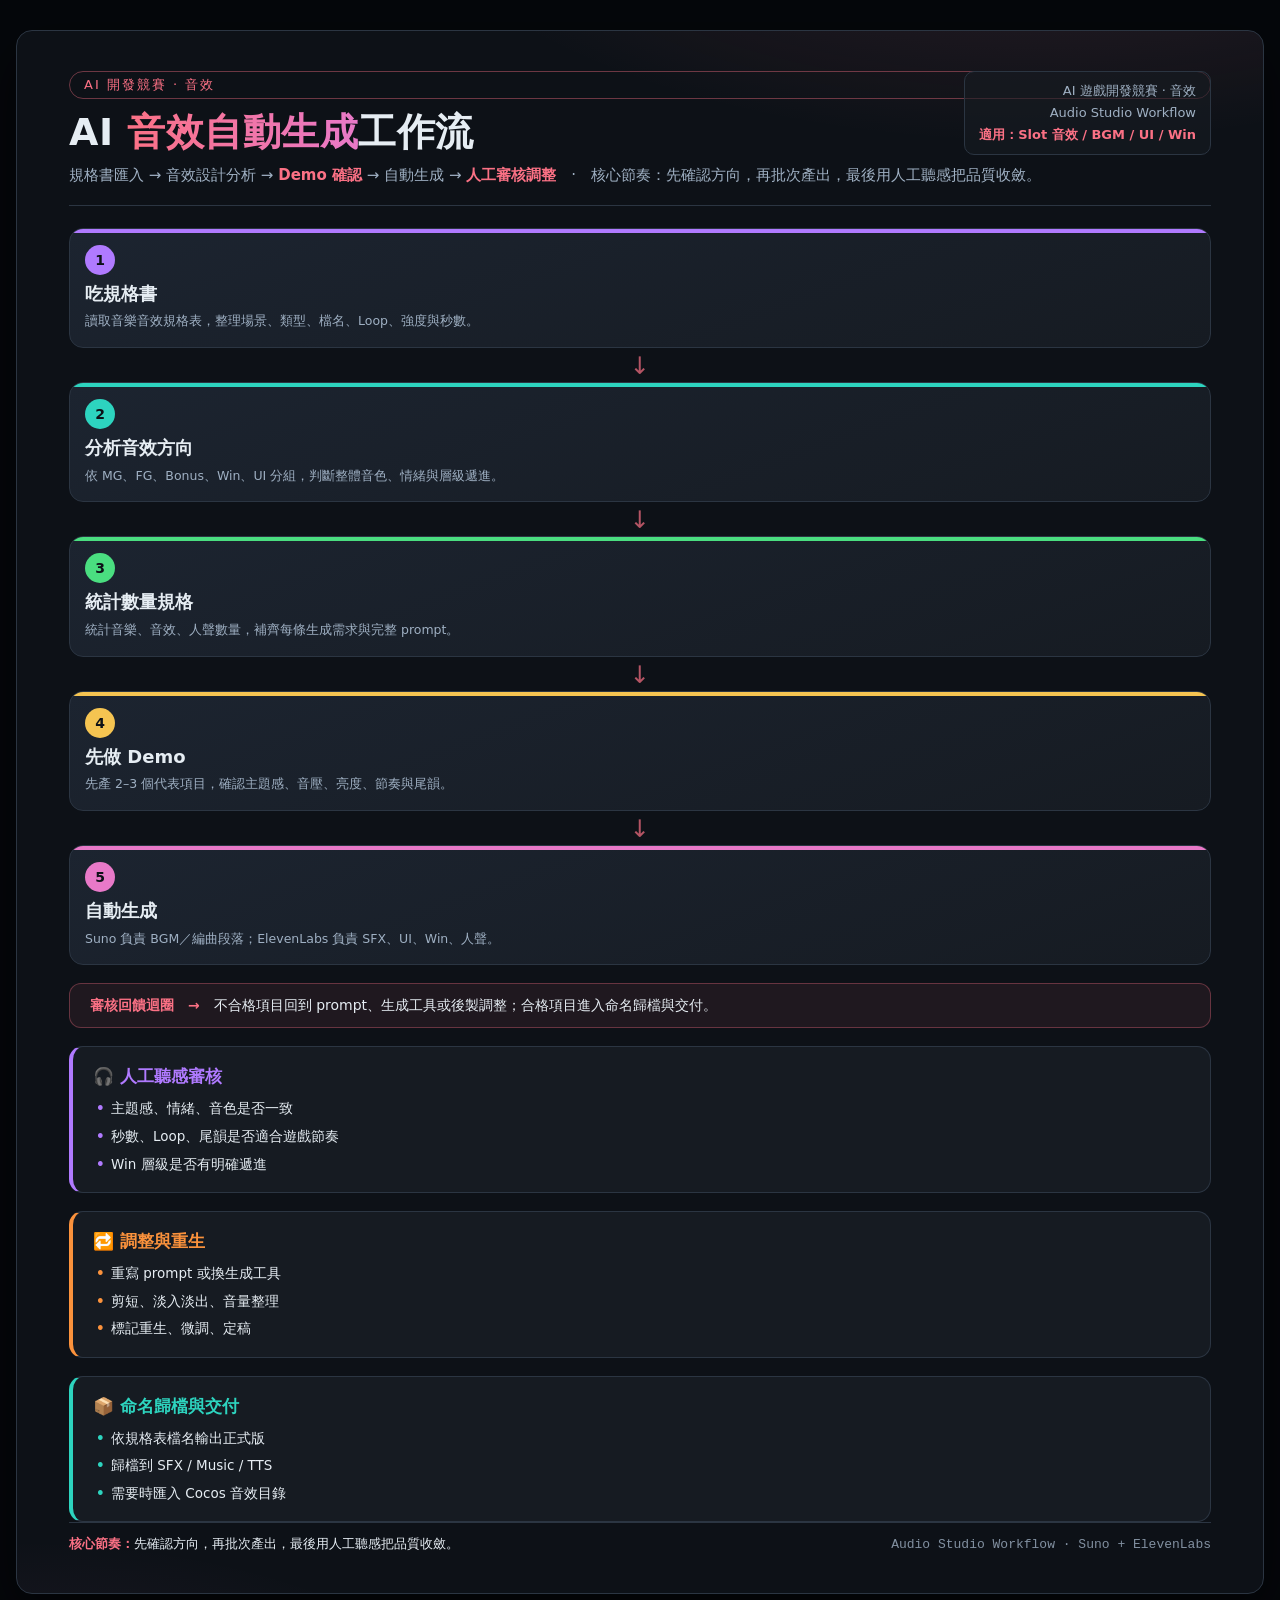
<file: functions/audio.html>
<!DOCTYPE html>
<html lang="zh-Hant">
<head>
<meta charset="UTF-8">
<meta name="viewport" content="width=device-width, initial-scale=1.0">
<title>音效 — AI 音效自動生成工作流</title>
<style>
 :root{
 --bg:#0d1117; --panel:#161b22; --panel2:#1c2430;
 --ink:#e6edf3; --sub:#9fb0c3; --line:#2b3542;
 --rose:#fb7185; --teal:#2dd4bf; --green:#4ade80; --amber:#f5c451; --magenta:#e879c8;
 --purple:#b07aff; --orange:#fb923c;
 }
 *{box-sizing:border-box;margin:0;padding:0}
 body{background:#05070b;color:var(--ink);
 font-family:"PingFang TC","Microsoft JhengHei","Noto Sans TC",system-ui,sans-serif;
 display:flex;flex-direction:column;align-items:center;gap:26px;padding:30px 16px}
 .slide{
 width:1280px;height:720px;background:
 radial-gradient(1100px 500px at 82% -12%,rgba(251,113,133,.16),transparent 60%),
 radial-gradient(900px 480px at 0% 115%,rgba(232,121,200,.12),transparent 60%),
 var(--bg);
 border:1px solid var(--line);border-radius:16px;overflow:hidden;position:relative;
 box-shadow:0 20px 60px rgba(0,0,0,.55);padding:40px 52px;display:flex;flex-direction:column}
 .meta{position:absolute;top:40px;right:52px;text-align:right;color:var(--sub);font-size:13px;line-height:1.7;
 border:1px solid var(--line);border-radius:10px;padding:8px 14px;background:rgba(22,27,34,.6)}
 .meta b{color:var(--rose)}
 .tag{display:inline-block;font-size:13px;letter-spacing:2px;color:var(--rose);
 border:1px solid rgba(251,113,133,.4);border-radius:999px;padding:4px 14px;margin-bottom:12px}
 h1{font-size:38px;line-height:1.15;font-weight:850;letter-spacing:.5px}
 h1 .accent{background:linear-gradient(90deg,var(--rose),var(--magenta));-webkit-background-clip:text;background-clip:text;color:transparent}
 .sub{color:var(--sub);font-size:15px;margin-top:8px;line-height:1.6}
 .sub b{color:var(--rose)}
 .divider{height:1px;background:var(--line);margin:18px 0 0}

 /* 5-step flow */
 .flow{display:grid;grid-template-columns:1fr 30px 1fr 30px 1fr 30px 1fr 30px 1fr;align-items:stretch;margin-top:22px}
 .step{background:linear-gradient(160deg,var(--panel2),var(--panel));border:1px solid var(--line);
 border-radius:14px;padding:16px 15px;display:flex;flex-direction:column;gap:8px;position:relative;overflow:hidden}
 .step::before{content:"";position:absolute;top:0;left:0;right:0;height:4px}
 .step.s1::before{background:var(--purple)} .step.s2::before{background:var(--teal)}
 .step.s3::before{background:var(--green)} .step.s4::before{background:var(--amber)}
 .step.s5::before{background:var(--magenta)}
 .step .n{width:30px;height:30px;border-radius:50%;display:flex;align-items:center;justify-content:center;
 font-weight:850;font-size:14px;color:#0d1117}
 .step.s1 .n{background:var(--purple)} .step.s2 .n{background:var(--teal)}
 .step.s3 .n{background:var(--green)} .step.s4 .n{background:var(--amber)}
 .step.s5 .n{background:var(--magenta)}
 .step h3{font-size:18px;font-weight:800;line-height:1.2}
 .step p{font-size:12.5px;color:var(--sub);line-height:1.5}
 .arrow{display:flex;align-items:center;justify-content:center;font-size:24px;color:var(--rose);opacity:.7}

 /* feedback loop bar */
 .loop{margin-top:18px;background:rgba(251,113,133,.08);border:1px solid rgba(251,113,133,.32);
 border-radius:12px;padding:11px 20px;font-size:14px;line-height:1.5;display:flex;align-items:center;gap:14px}
 .loop b{color:var(--rose);font-weight:800;white-space:nowrap}
 .loop .ar{color:var(--rose);font-weight:800}
 .loop span{color:var(--ink)}

 /* 3 cards */
 .cards{display:grid;grid-template-columns:repeat(3,1fr);gap:18px;margin-top:18px}
 .card{background:var(--panel);border:1px solid var(--line);border-radius:14px;padding:18px 20px;border-left:4px solid var(--rose)}
 .card.c1{border-left-color:var(--purple)} .card.c2{border-left-color:var(--orange)} .card.c3{border-left-color:var(--teal)}
 .card h4{font-size:17px;font-weight:800;margin-bottom:11px}
 .card.c1 h4{color:var(--purple)} .card.c2 h4{color:var(--orange)} .card.c3 h4{color:var(--teal)}
 .card ul{list-style:none;display:flex;flex-direction:column;gap:8px}
 .card li{font-size:13.5px;line-height:1.45;padding-left:18px;position:relative;color:var(--ink)}
 .card li::before{content:"•";position:absolute;left:3px;color:var(--rose);font-weight:800}
 .card.c1 li::before{color:var(--purple)} .card.c2 li::before{color:var(--orange)} .card.c3 li::before{color:var(--teal)}

 .foot{margin-top:auto;display:flex;justify-content:space-between;align-items:center;
 color:var(--sub);font-size:13px;border-top:1px solid var(--line);padding-top:12px}
 .foot b{color:var(--rose)}
 .foot .core{color:var(--ink)}
 .foot .wm{font-family:"SF Mono",Menlo,Consolas,monospace;color:var(--sub);opacity:.8}

 @media print{
 body{background:#fff;padding:0;gap:0}
 .slide{box-shadow:none;border-radius:0;page-break-after:always;width:100%;height:100vh}
 @page{size:1280px 720px;margin:0}
 }
 @media(max-width:1320px){.slide{width:100%;height:auto;min-height:0}
 .flow{grid-template-columns:1fr;gap:8px}.arrow{transform:rotate(90deg);height:18px}
 .cards{grid-template-columns:1fr}}
</style>
</head>
<body>

<section class="slide">
 <div class="meta">AI 遊戲開發競賽 · 音效<br>Audio Studio Workflow<br><b>適用：Slot 音效 / BGM / UI / Win</b></div>
 <span class="tag">AI 開發競賽 · 音效</span>
 <h1>AI <span class="accent">音效自動生成</span>工作流</h1>
 <div class="sub">規格書匯入 → 音效設計分析 → <b>Demo 確認</b> → 自動生成 → <b>人工審核調整</b>　·　核心節奏：先確認方向，再批次產出，最後用人工聽感把品質收斂。</div>
 <div class="divider"></div>

 <div class="flow">
  <div class="step s1"><div class="n">1</div><h3>吃規格書</h3><p>讀取音樂音效規格表，整理場景、類型、檔名、Loop、強度與秒數。</p></div>
  <div class="arrow">→</div>
  <div class="step s2"><div class="n">2</div><h3>分析音效方向</h3><p>依 MG、FG、Bonus、Win、UI 分組，判斷整體音色、情緒與層級遞進。</p></div>
  <div class="arrow">→</div>
  <div class="step s3"><div class="n">3</div><h3>統計數量規格</h3><p>統計音樂、音效、人聲數量，補齊每條生成需求與完整 prompt。</p></div>
  <div class="arrow">→</div>
  <div class="step s4"><div class="n">4</div><h3>先做 Demo</h3><p>先產 2–3 個代表項目，確認主題感、音壓、亮度、節奏與尾韻。</p></div>
  <div class="arrow">→</div>
  <div class="step s5"><div class="n">5</div><h3>自動生成</h3><p>Suno 負責 BGM／編曲段落；ElevenLabs 負責 SFX、UI、Win、人聲。</p></div>
 </div>

 <div class="loop"><b>審核回饋迴圈</b><span class="ar">→</span><span>不合格項目回到 prompt、生成工具或後製調整；合格項目進入命名歸檔與交付。</span></div>

 <div class="cards">
  <div class="card c1"><h4>🎧 人工聽感審核</h4><ul>
   <li>主題感、情緒、音色是否一致</li>
   <li>秒數、Loop、尾韻是否適合遊戲節奏</li>
   <li>Win 層級是否有明確遞進</li>
  </ul></div>
  <div class="card c2"><h4>🔁 調整與重生</h4><ul>
   <li>重寫 prompt 或換生成工具</li>
   <li>剪短、淡入淡出、音量整理</li>
   <li>標記重生、微調、定稿</li>
  </ul></div>
  <div class="card c3"><h4>📦 命名歸檔與交付</h4><ul>
   <li>依規格表檔名輸出正式版</li>
   <li>歸檔到 SFX / Music / TTS</li>
   <li>需要時匯入 Cocos 音效目錄</li>
  </ul></div>
 </div>

 <div class="foot">
  <span class="core"><b>核心節奏：</b>先確認方向，再批次產出，最後用人工聽感把品質收斂。</span>
  <span class="wm">Audio Studio Workflow · Suno + ElevenLabs</span>
 </div>
</section>

</body>
</html>
</file>
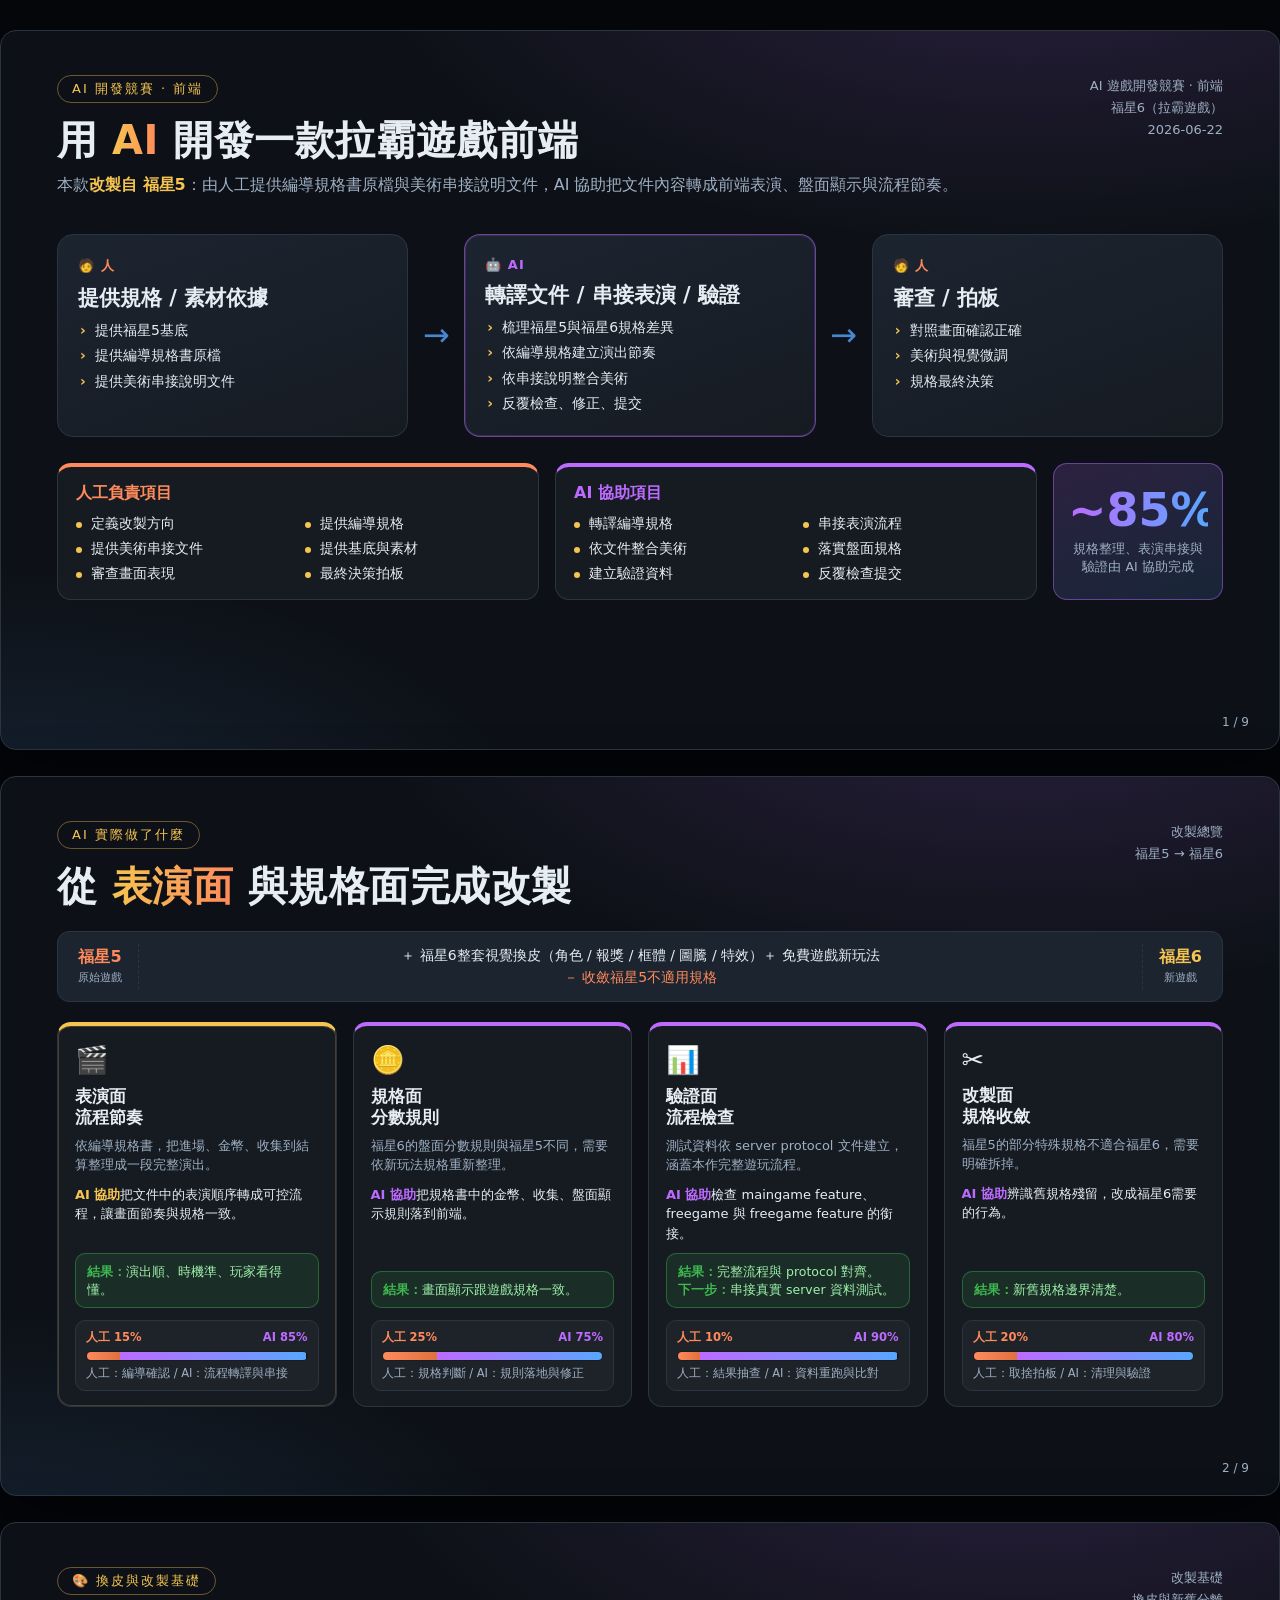
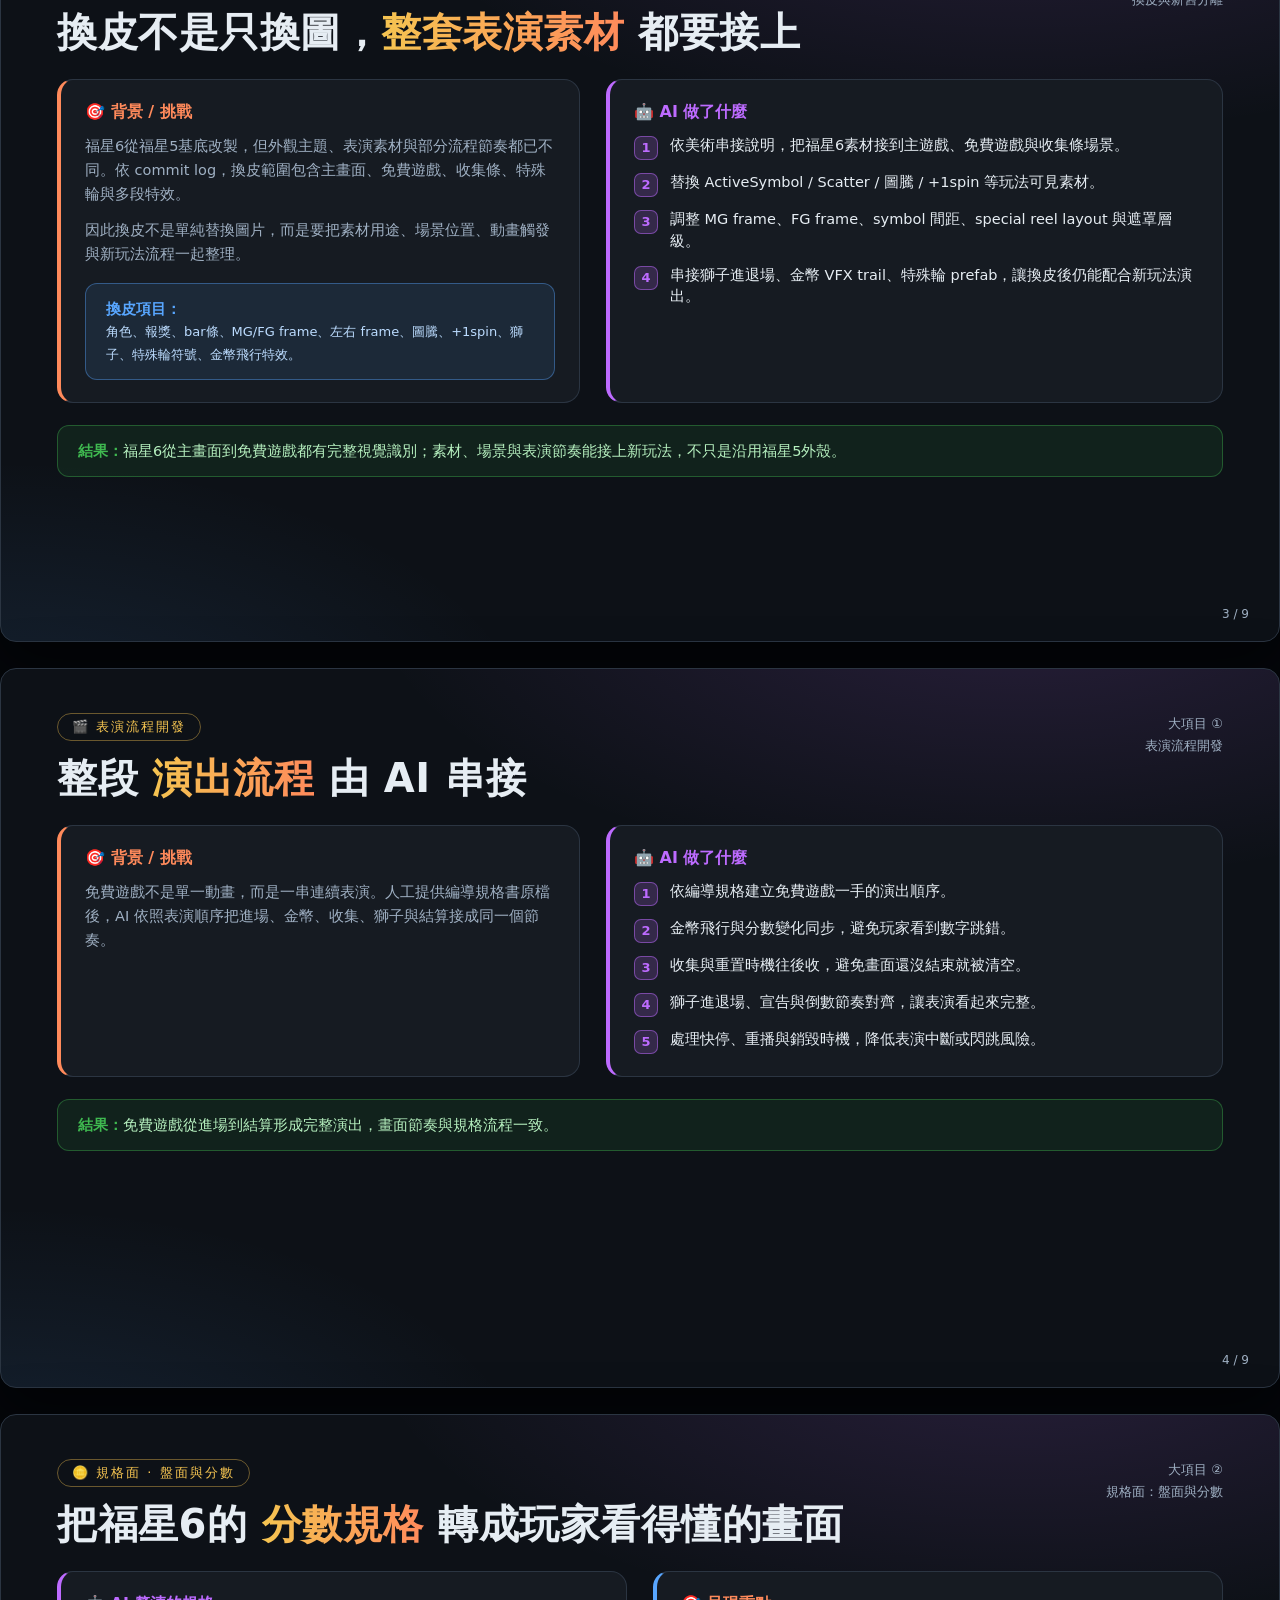
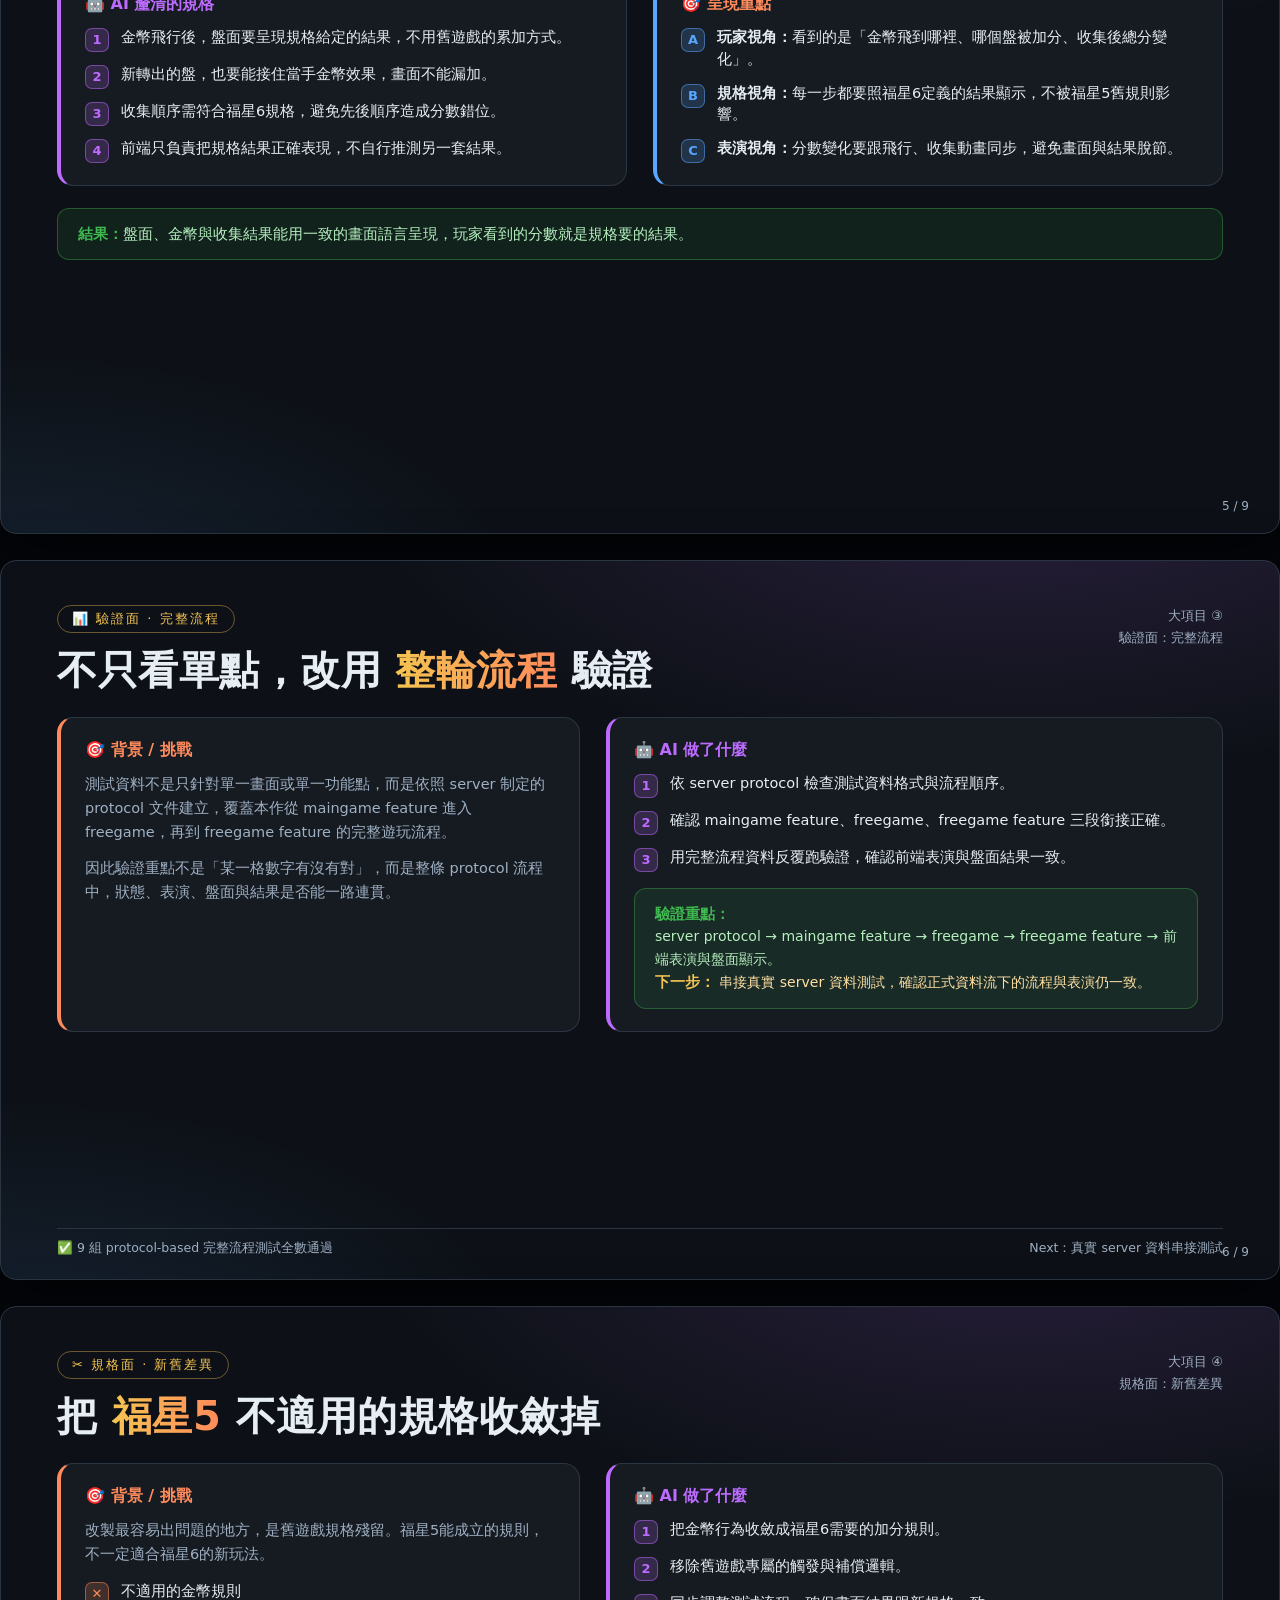
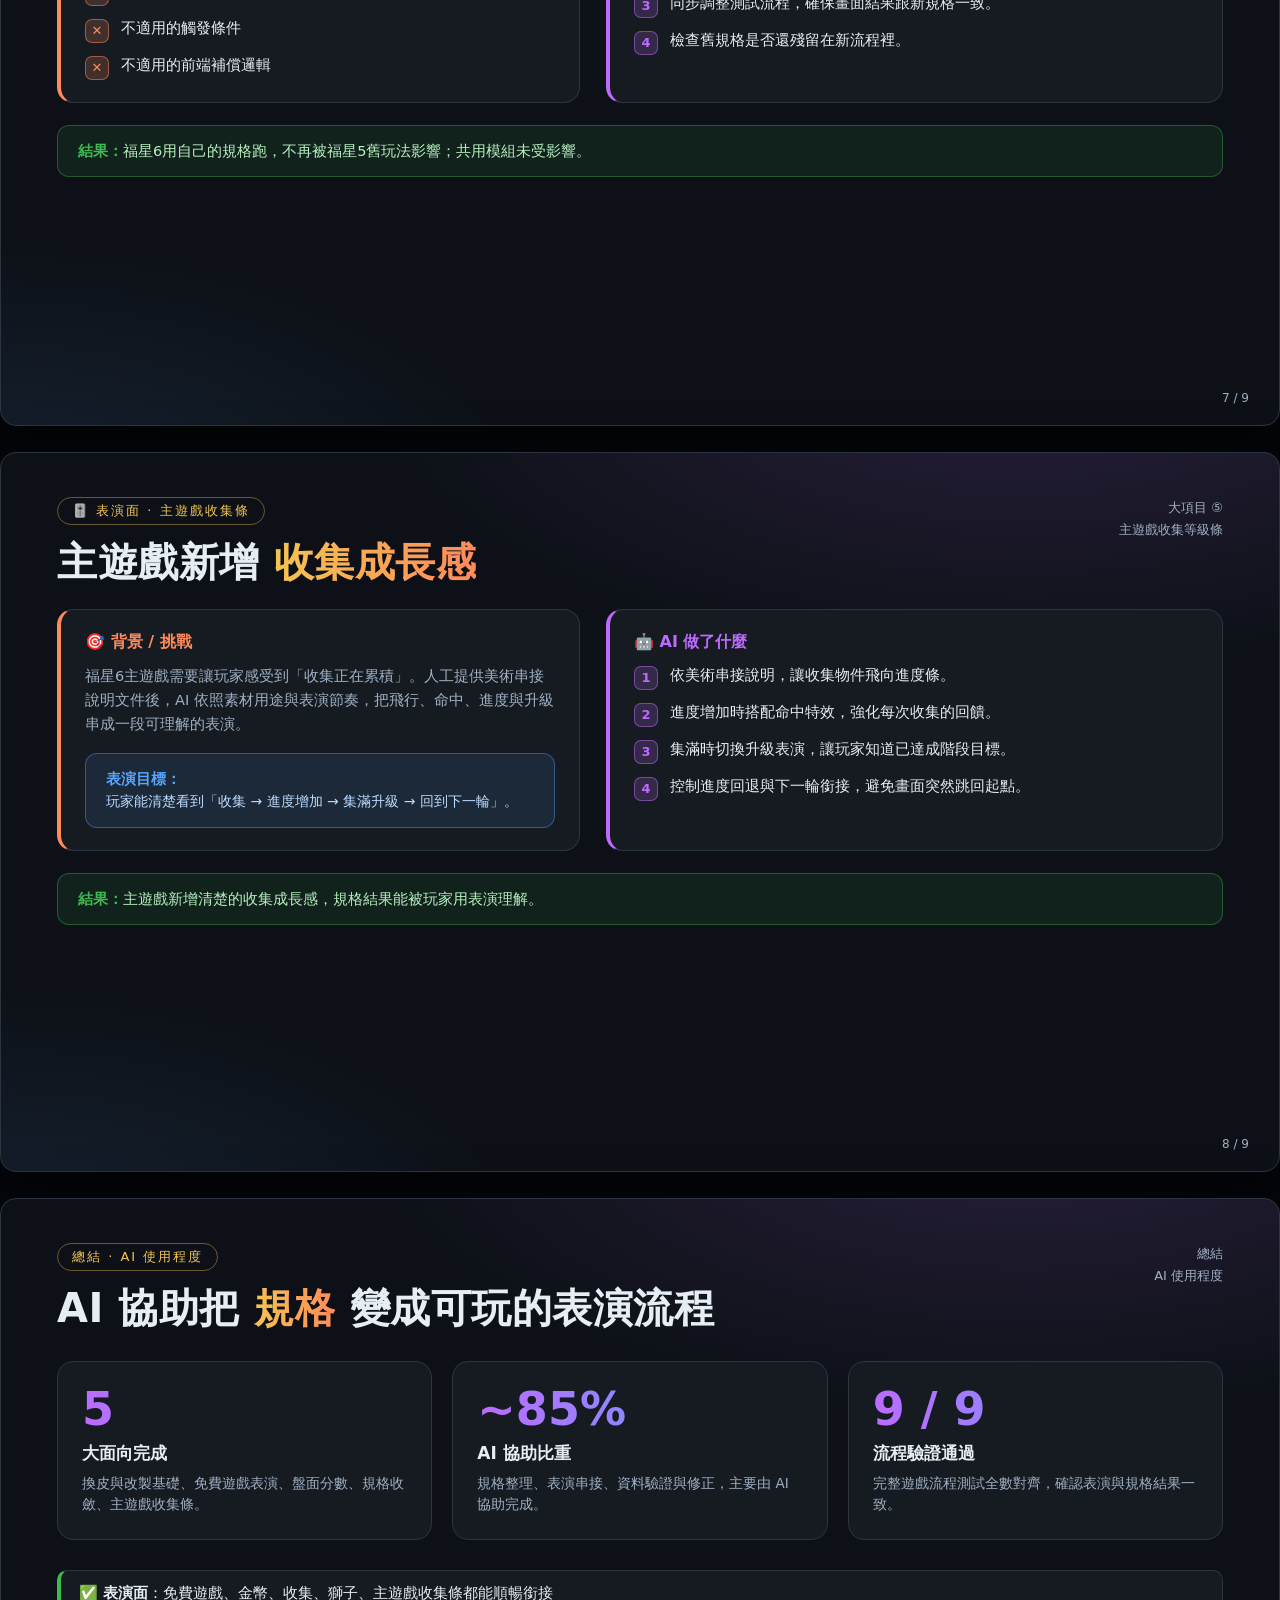
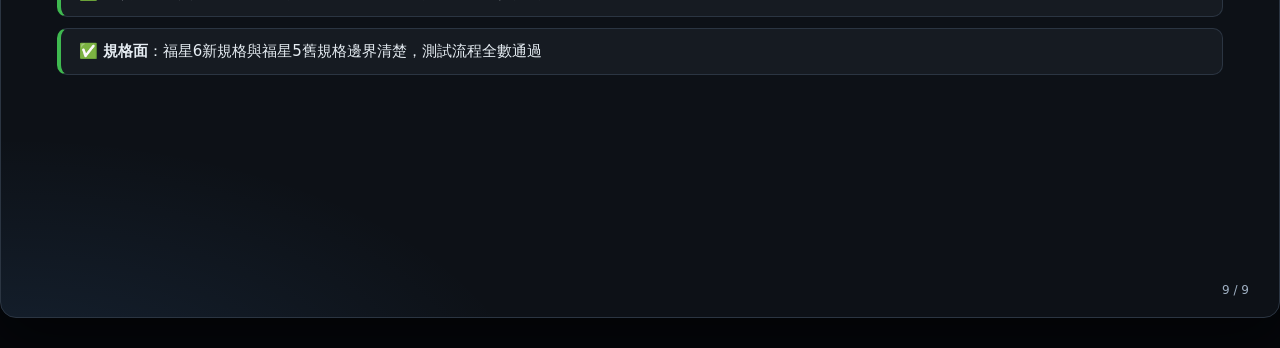
<file: functions/client-g1069.html>
<!DOCTYPE html>
<html lang="zh-Hant">
<head>
<meta charset="UTF-8">
<meta name="viewport" content="width=device-width, initial-scale=1.0">
<title>福星6 — AI 開發競賽前端</title>
<style>
  :root{
    --bg:#0d1117; --panel:#161b22; --panel2:#1c2430;
    --ink:#e6edf3; --sub:#9fb0c3; --line:#2b3542;
    --gold:#f5c451; --green:#3fb950; --blue:#58a6ff;
    --ai:#bd6bff; --human:#ff8a5b;
  }
  *{box-sizing:border-box;margin:0;padding:0}
  body{background:#05070b;color:var(--ink);
    font-family:"PingFang TC","Microsoft JhengHei","Noto Sans TC",system-ui,sans-serif;
    display:flex;flex-direction:column;align-items:center;gap:26px;padding:30px 16px}
  .slide{
    width:1280px;height:720px;background:
      radial-gradient(1100px 500px at 80% -12%,rgba(189,107,255,.16),transparent 60%),
      radial-gradient(900px 480px at 0% 115%,rgba(88,166,255,.13),transparent 60%),
      var(--bg);
    border:1px solid var(--line);border-radius:16px;overflow:hidden;position:relative;
    box-shadow:0 20px 60px rgba(0,0,0,.55);padding:44px 56px}
  .tag{display:inline-block;font-size:13px;letter-spacing:2px;color:var(--gold);
    border:1px solid rgba(245,196,81,.4);border-radius:999px;padding:4px 14px;margin-bottom:14px}
  h1{font-size:40px;line-height:1.15;font-weight:850;letter-spacing:.5px}
  h1 .accent{background:linear-gradient(90deg,var(--gold),#ff8a5b);-webkit-background-clip:text;background-clip:text;color:transparent}
  .sub{color:var(--sub);font-size:16px;margin-top:9px;max-width:980px;line-height:1.6}
  .sub b{color:var(--gold)}
  .meta{position:absolute;top:44px;right:56px;text-align:right;color:var(--sub);font-size:13px;line-height:1.7}
  .pageno{position:absolute;bottom:20px;right:30px;color:var(--sub);font-size:12px}

  /* flow (slide1) */
  .flow{display:grid;grid-template-columns:1fr 56px 1fr 56px 1fr;align-items:stretch;margin-top:36px}
  .step{background:linear-gradient(160deg,var(--panel2),var(--panel));border:1px solid var(--line);
    border-radius:16px;padding:22px 20px;display:flex;flex-direction:column;gap:9px}
  .step .who{font-size:13px;letter-spacing:1px;font-weight:700}
  .step.h .who{color:var(--human)} .step.a .who{color:var(--ai)}
  .step.a{border-color:rgba(189,107,255,.5);box-shadow:0 0 0 1px rgba(189,107,255,.18) inset}
  .step h3{font-size:21px;font-weight:800}
  .step ul{list-style:none;display:flex;flex-direction:column;gap:6px}
  .step li{font-size:14px;padding-left:17px;position:relative;line-height:1.4}
  .step li::before{content:"›";position:absolute;left:2px;color:var(--gold);font-weight:800}
  .arrow{display:flex;align-items:center;justify-content:center;font-size:32px;color:var(--blue);opacity:.8}
  .gauge{display:flex;align-items:center;gap:24px;margin-top:34px;background:var(--panel);
    border:1px solid var(--line);border-radius:16px;padding:20px 28px}
  .gauge .num{font-size:60px;font-weight:850;line-height:1;
    background:linear-gradient(90deg,var(--ai),var(--blue));-webkit-background-clip:text;background-clip:text;color:transparent}
  .gauge .txt b{font-size:17px} .gauge .txt p{color:var(--sub);font-size:13px;margin-top:3px}
  .gauge .bar{flex:1;height:26px;border-radius:8px;overflow:hidden;display:flex;border:1px solid var(--line)}
  .gauge .bar div{display:flex;align-items:center;justify-content:center;font-size:12px;font-weight:800;color:#0d1117}
  .compare{display:grid;grid-template-columns:1fr 1fr 170px;gap:16px;margin-top:26px;align-items:stretch}
  .compare .col{background:var(--panel);border:1px solid var(--line);border-radius:14px;padding:16px 18px}
  .compare .col.human{border-top:4px solid var(--human)}
  .compare .col.ai{border-top:4px solid var(--ai)}
  .compare h4{font-size:16px;margin-bottom:10px}
  .compare .human h4{color:var(--human)} .compare .ai h4{color:var(--ai)}
  .compare ul{list-style:none;display:grid;grid-template-columns:1fr 1fr;gap:7px 14px}
  .compare li{font-size:13.5px;line-height:1.35;color:var(--ink);padding-left:15px;position:relative}
  .compare li::before{content:"";position:absolute;left:0;top:.58em;width:6px;height:6px;border-radius:50%;background:var(--gold)}
  .compare .score{background:linear-gradient(160deg,rgba(189,107,255,.18),rgba(88,166,255,.14));border:1px solid rgba(189,107,255,.45);
    border-radius:14px;padding:16px 14px;display:flex;flex-direction:column;justify-content:center;text-align:center}
  .compare .score .num{font-size:46px;font-weight:850;line-height:1;background:linear-gradient(90deg,var(--ai),var(--blue));
    -webkit-background-clip:text;background-clip:text;color:transparent}
  .compare .score p{font-size:12.5px;color:var(--sub);line-height:1.45;margin-top:7px}

  /* band + cases (slide2) */
  .band{display:flex;align-items:center;gap:16px;margin-top:22px;background:var(--panel2);
    border:1px solid var(--line);border-radius:12px;padding:12px 20px}
  .band .from,.band .to{font-size:16px;font-weight:800;text-align:center;white-space:nowrap}
  .band .from small,.band .to small{display:block;font-size:11px;font-weight:400;color:var(--sub);margin-top:2px}
  .band .from{color:var(--human)} .band .to{color:var(--gold)}
  .band .op{flex:1;text-align:center;font-size:14px;color:var(--ink);line-height:1.6;
    border-left:1px dashed var(--line);border-right:1px dashed var(--line);padding:0 16px}
  .cases{display:grid;grid-template-columns:repeat(4,1fr);gap:16px;margin-top:20px}
  .case{background:var(--panel);border:1px solid var(--line);border-radius:14px;padding:18px 17px 15px;
    display:flex;flex-direction:column;gap:10px;border-top:4px solid var(--ai)}
  .case.star{border-top-color:var(--gold);box-shadow:0 0 0 1px rgba(245,196,81,.22) inset}
  .case .ico{font-size:27px}
  .case h3{font-size:17px;font-weight:800;line-height:1.22}
  .case .task{color:var(--sub);font-size:13px;line-height:1.45}
  .case .did{font-size:13px;line-height:1.5}
  .case .did b{color:var(--ai)} .case.star .did b{color:var(--gold)}
  .case .res{margin-top:auto;background:rgba(63,185,80,.12);border:1px solid rgba(63,185,80,.4);
    border-radius:10px;padding:9px 11px;font-size:12.5px;color:#9ff0ab;line-height:1.4}
  .case .res b{color:var(--green)}
  .timecmp{margin-top:2px;background:rgba(255,255,255,.035);border:1px solid var(--line);border-radius:10px;padding:9px 10px}
  .timecmp .label{display:flex;justify-content:space-between;font-size:11.5px;color:var(--sub);margin-bottom:6px}
  .timecmp .label b:first-child{color:var(--human)} .timecmp .label b:last-child{color:var(--ai)}
  .timecmp .bar{height:10px;border-radius:999px;overflow:hidden;display:flex;background:#0b0f15;border:1px solid rgba(255,255,255,.06)}
  .timecmp .h{background:linear-gradient(90deg,var(--human),#e0703f)}
  .timecmp .a{background:linear-gradient(90deg,var(--ai),var(--blue))}
  .timecmp .note{font-size:11.5px;color:var(--sub);margin-top:5px;line-height:1.3}

  /* detail pages */
  .detail{display:grid;grid-template-columns:1fr 1.18fr;gap:26px;margin-top:24px}
  .dcard{background:var(--panel);border:1px solid var(--line);border-radius:16px;padding:22px 24px}
  .dcard.bg{border-left:4px solid var(--human)}
  .dcard.ai{border-left:4px solid var(--ai)}
  .dcard h4{font-size:16px;margin-bottom:12px;display:flex;align-items:center;gap:8px}
  .dcard.bg h4{color:var(--human)} .dcard.ai h4{color:var(--ai)}
  .dcard p{color:var(--sub);font-size:14.5px;line-height:1.65}
  .steps{list-style:none;display:flex;flex-direction:column;gap:12px}
  .steps li{display:flex;gap:12px;font-size:14.5px;line-height:1.5}
  .steps .n{flex:none;width:24px;height:24px;border-radius:7px;background:rgba(189,107,255,.18);
    border:1px solid rgba(189,107,255,.5);color:var(--ai);font-weight:800;font-size:13px;
    display:flex;align-items:center;justify-content:center;margin-top:1px}
  .steps b{color:var(--ink)}
  .resbar{margin-top:22px;background:rgba(63,185,80,.1);border:1px solid rgba(63,185,80,.38);
    border-radius:12px;padding:14px 20px;font-size:14.5px;color:#b6f0bf;line-height:1.55}
  .resbar b{color:var(--green)}
  .mono{font-family:"SF Mono",Menlo,Consolas,monospace}

  /* board grids */
  .boards{display:flex;gap:26px;align-items:flex-end;flex-wrap:wrap}
  .boardwrap{text-align:center}
  .boardwrap .cap{font-size:13px;color:var(--sub);margin-bottom:8px}
  .board{display:inline-grid;grid-template-columns:repeat(5,54px);gap:5px}
  .board span{height:38px;border-radius:6px;background:var(--panel2);border:1px solid var(--line);
    display:flex;align-items:center;justify-content:center;font-size:13px;font-weight:700;font-family:"SF Mono",Menlo,monospace}
  .board span.e{background:transparent;border:1px dashed #2b3542;color:#3a4654;font-weight:400}
  .board span.coin{background:rgba(245,196,81,.16);border-color:rgba(245,196,81,.55);color:var(--gold)}
  .board span.fin{background:rgba(63,185,80,.16);border-color:rgba(63,185,80,.55);color:#9ff0ab}
  .arrowbig{font-size:30px;color:var(--blue);align-self:center;padding-bottom:14px}

  .foot{position:absolute;left:56px;right:56px;bottom:22px;display:flex;justify-content:space-between;
    color:var(--sub);font-size:12.5px;border-top:1px solid var(--line);padding-top:11px}

  /* closing */
  .closegrid{display:grid;grid-template-columns:repeat(3,1fr);gap:20px;margin-top:30px}
  .cbox{background:var(--panel);border:1px solid var(--line);border-radius:16px;padding:24px}
  .cbox .big{font-size:46px;font-weight:850;line-height:1;
    background:linear-gradient(90deg,var(--ai),var(--blue));-webkit-background-clip:text;background-clip:text;color:transparent}
  .cbox h4{font-size:17px;margin:10px 0 8px} .cbox p{color:var(--sub);font-size:13.5px;line-height:1.55}
  .checks{display:flex;flex-direction:column;gap:11px;margin-top:30px}
  .checks div{background:var(--panel);border:1px solid var(--line);border-left:4px solid var(--green);
    border-radius:10px;padding:13px 18px;font-size:15px}

  @media print{
    body{background:#fff;padding:0;gap:0}
    .slide{box-shadow:none;border-radius:0;page-break-after:always;width:100%;height:100vh}
    @page{size:1280px 720px;margin:0}
  }
</style>
</head>
<body>

<!-- ============ 1. COVER ============ -->
<section class="slide">
  <div class="meta">AI 遊戲開發競賽 · 前端<br>福星6（拉霸遊戲）<br>2026-06-22</div>
  <span class="tag">AI 開發競賽 · 前端</span>
  <h1>用 <span class="accent">AI</span> 開發一款拉霸遊戲前端</h1>
  <div class="sub">本款<b>改製自 福星5</b>：由人工提供編導規格書原檔與美術串接說明文件，AI 協助把文件內容轉成前端表演、盤面顯示與流程節奏。</div>

  <div class="flow">
    <div class="step h"><div class="who">🧑 人</div><h3>提供規格 / 素材依據</h3>
      <ul><li>提供福星5基底</li><li>提供編導規格書原檔</li><li>提供美術串接說明文件</li></ul></div>
    <div class="arrow">→</div>
    <div class="step a"><div class="who">🤖 AI</div><h3>轉譯文件 / 串接表演 / 驗證</h3>
      <ul><li>梳理福星5與福星6規格差異</li><li>依編導規格建立演出節奏</li><li>依串接說明整合美術</li><li>反覆檢查、修正、提交</li></ul></div>
    <div class="arrow">→</div>
    <div class="step h"><div class="who">🧑 人</div><h3>審查 / 拍板</h3>
      <ul><li>對照畫面確認正確</li><li>美術與視覺微調</li><li>規格最終決策</li></ul></div>
  </div>

  <div class="compare">
    <div class="col human"><h4>人工負責項目</h4>
      <ul>
        <li>定義改製方向</li><li>提供編導規格</li>
        <li>提供美術串接文件</li><li>提供基底與素材</li>
        <li>審查畫面表現</li><li>最終決策拍板</li>
      </ul>
    </div>
    <div class="col ai"><h4>AI 協助項目</h4>
      <ul>
        <li>轉譯編導規格</li><li>串接表演流程</li>
        <li>依文件整合美術</li><li>落實盤面規格</li>
        <li>建立驗證資料</li><li>反覆檢查提交</li>
      </ul>
    </div>
    <div class="score"><div class="num">~85%</div><p>規格整理、表演串接與驗證由 AI 協助完成</p></div>
  </div>
  <div class="pageno">1 / 9</div>
</section>

<!-- ============ 2. OVERVIEW ============ -->
<section class="slide">
  <div class="meta">改製總覽<br>福星5 → 福星6</div>
  <span class="tag">AI 實際做了什麼</span>
  <h1>從 <span class="accent">表演面</span> 與規格面完成改製</h1>

  <div class="band">
    <span class="from">福星5<br><small>原始遊戲</small></span>
    <span class="op">＋ 福星6整套視覺換皮（角色 / 報獎 / 框體 / 圖騰 / 特效）＋ 免費遊戲新玩法<br><span style="color:var(--human)">－ 收斂福星5不適用規格</span></span>
    <span class="to">福星6<br><small>新遊戲</small></span>
  </div>

  <div class="cases">
    <div class="case star"><div class="ico">🎬</div><h3>表演面<br>流程節奏</h3>
      <div class="task">依編導規格書，把進場、金幣、收集到結算整理成一段完整演出。</div>
      <div class="did"><b>AI 協助</b>把文件中的表演順序轉成可控流程，讓畫面節奏與規格一致。</div>
      <div class="res"><b>結果：</b>演出順、時機準、玩家看得懂。</div>
      <div class="timecmp"><div class="label"><b>人工 15%</b><b>AI 85%</b></div><div class="bar"><span class="h" style="width:15%"></span><span class="a" style="width:85%"></span></div><div class="note">人工：編導確認 / AI：流程轉譯與串接</div></div></div>
    <div class="case"><div class="ico">🪙</div><h3>規格面<br>分數規則</h3>
      <div class="task">福星6的盤面分數規則與福星5不同，需要依新玩法規格重新整理。</div>
      <div class="did"><b>AI 協助</b>把規格書中的金幣、收集、盤面顯示規則落到前端。</div>
      <div class="res"><b>結果：</b>畫面顯示跟遊戲規格一致。</div>
      <div class="timecmp"><div class="label"><b>人工 25%</b><b>AI 75%</b></div><div class="bar"><span class="h" style="width:25%"></span><span class="a" style="width:75%"></span></div><div class="note">人工：規格判斷 / AI：規則落地與修正</div></div></div>
    <div class="case"><div class="ico">📊</div><h3>驗證面<br>流程檢查</h3>
      <div class="task">測試資料依 server protocol 文件建立，涵蓋本作完整遊玩流程。</div>
      <div class="did"><b>AI 協助</b>檢查 maingame feature、freegame 與 freegame feature 的銜接。</div>
      <div class="res"><b>結果：</b>完整流程與 protocol 對齊。<br><b>下一步：</b>串接真實 server 資料測試。</div>
      <div class="timecmp"><div class="label"><b>人工 10%</b><b>AI 90%</b></div><div class="bar"><span class="h" style="width:10%"></span><span class="a" style="width:90%"></span></div><div class="note">人工：結果抽查 / AI：資料重跑與比對</div></div></div>
    <div class="case"><div class="ico">✂️</div><h3>改製面<br>規格收斂</h3>
      <div class="task">福星5的部分特殊規格不適合福星6，需要明確拆掉。</div>
      <div class="did"><b>AI 協助</b>辨識舊規格殘留，改成福星6需要的行為。</div>
      <div class="res"><b>結果：</b>新舊規格邊界清楚。</div>
      <div class="timecmp"><div class="label"><b>人工 20%</b><b>AI 80%</b></div><div class="bar"><span class="h" style="width:20%"></span><span class="a" style="width:80%"></span></div><div class="note">人工：取捨拍板 / AI：清理與驗證</div></div></div>
  </div>
  <div class="pageno">2 / 9</div>
</section>

<!-- ============ 3. 換皮與改製基礎 ============ -->
<section class="slide">
  <div class="meta">改製基礎<br>換皮與新舊分離</div>
  <span class="tag">🎨 換皮與改製基礎</span>
  <h1>換皮不是只換圖，<span class="accent">整套表演素材</span> 都要接上</h1>

  <div class="detail">
    <div class="dcard bg"><h4>🎯 背景 / 挑戰</h4>
      <p>福星6從福星5基底改製，但外觀主題、表演素材與部分流程節奏都已不同。依 commit log，換皮範圍包含主畫面、免費遊戲、收集條、特殊輪與多段特效。</p>
      <p style="margin-top:12px">因此換皮不是單純替換圖片，而是要把素材用途、場景位置、動畫觸發與新玩法流程一起整理。</p>
      <div class="resbar" style="margin-top:16px;background:rgba(88,166,255,.1);border-color:rgba(88,166,255,.4);color:#bcdcff">
        <b style="color:var(--blue)">換皮項目：</b><br>
        <span style="font-size:13px">角色、報獎、bar條、MG/FG frame、左右 frame、圖騰、+1spin、獅子、特殊輪符號、金幣飛行特效。</span></div>
    </div>
    <div class="dcard ai"><h4>🤖 AI 做了什麼</h4>
      <ul class="steps">
        <li><span class="n">1</span><div>依美術串接說明，把福星6素材接到主遊戲、免費遊戲與收集條場景。</div></li>
        <li><span class="n">2</span><div>替換 ActiveSymbol / Scatter / 圖騰 / +1spin 等玩法可見素材。</div></li>
        <li><span class="n">3</span><div>調整 MG frame、FG frame、symbol 間距、special reel layout 與遮罩層級。</div></li>
        <li><span class="n">4</span><div>串接獅子進退場、金幣 VFX trail、特殊輪 prefab，讓換皮後仍能配合新玩法演出。</div></li>
      </ul>
    </div>
  </div>
  <div class="resbar"><b>結果：</b>福星6從主畫面到免費遊戲都有完整視覺識別；素材、場景與表演節奏能接上新玩法，不只是沿用福星5外殼。</div>
  <div class="pageno">3 / 9</div>
</section>

<!-- ============ 4. 表演流程 ============ -->
<section class="slide">
  <div class="meta">大項目 ①<br>表演流程開發</div>
  <span class="tag">🎬 表演流程開發</span>
  <h1>整段 <span class="accent">演出流程</span> 由 AI 串接</h1>

  <div class="detail">
    <div class="dcard bg"><h4>🎯 背景 / 挑戰</h4>
      <p>免費遊戲不是單一動畫，而是一串連續表演。人工提供編導規格書原檔後，AI 依照表演順序把進場、金幣、收集、獅子與結算接成同一個節奏。</p>
    </div>
    <div class="dcard ai"><h4>🤖 AI 做了什麼</h4>
      <ul class="steps">
        <li><span class="n">1</span><div>依編導規格建立免費遊戲一手的演出順序。</div></li>
        <li><span class="n">2</span><div>金幣飛行與分數變化同步，避免玩家看到數字跳錯。</div></li>
        <li><span class="n">3</span><div>收集與重置時機往後收，避免畫面還沒結束就被清空。</div></li>
        <li><span class="n">4</span><div>獅子進退場、宣告與倒數節奏對齊，讓表演看起來完整。</div></li>
        <li><span class="n">5</span><div>處理快停、重播與銷毀時機，降低表演中斷或閃跳風險。</div></li>
      </ul>
    </div>
  </div>
  <div class="resbar"><b>結果：</b>免費遊戲從進場到結算形成完整演出，畫面節奏與規格流程一致。</div>
  <div class="pageno">4 / 9</div>
</section>

<!-- ============ 4. 金幣/分數/盤面 ============ -->
<section class="slide">
  <div class="meta">大項目 ②<br>規格面：盤面與分數</div>
  <span class="tag">🪙 規格面 · 盤面與分數</span>
  <h1>把福星6的 <span class="accent">分數規格</span> 轉成玩家看得懂的畫面</h1>

  <div class="detail" style="grid-template-columns:1fr 1fr">
    <div class="dcard ai"><h4>🤖 AI 釐清的規格</h4>
      <ul class="steps">
        <li><span class="n">1</span><div>金幣飛行後，盤面要呈現規格給定的結果，不用舊遊戲的累加方式。</div></li>
        <li><span class="n">2</span><div>新轉出的盤，也要能接住當手金幣效果，畫面不能漏加。</div></li>
        <li><span class="n">3</span><div>收集順序需符合福星6規格，避免先後順序造成分數錯位。</div></li>
        <li><span class="n">4</span><div>前端只負責把規格結果正確表現，不自行推測另一套結果。</div></li>
      </ul>
    </div>
    <div class="dcard bg" style="border-left-color:var(--blue)"><h4>🎯 呈現重點</h4>
      <ul class="steps">
        <li><span class="n" style="background:rgba(88,166,255,.18);border-color:rgba(88,166,255,.5);color:var(--blue)">A</span><div><b>玩家視角：</b>看到的是「金幣飛到哪裡、哪個盤被加分、收集後總分變化」。</div></li>
        <li><span class="n" style="background:rgba(88,166,255,.18);border-color:rgba(88,166,255,.5);color:var(--blue)">B</span><div><b>規格視角：</b>每一步都要照福星6定義的結果顯示，不被福星5舊規則影響。</div></li>
        <li><span class="n" style="background:rgba(88,166,255,.18);border-color:rgba(88,166,255,.5);color:var(--blue)">C</span><div><b>表演視角：</b>分數變化要跟飛行、收集動畫同步，避免畫面與結果脫節。</div></li>
      </ul>
    </div>
  </div>
  <div class="resbar"><b>結果：</b>盤面、金幣與收集結果能用一致的畫面語言呈現，玩家看到的分數就是規格要的結果。</div>
  <div class="pageno">5 / 9</div>
</section>

<!-- ============ 5. 測試數據 ============ -->
<section class="slide">
  <div class="meta">大項目 ③<br>驗證面：完整流程</div>
  <span class="tag">📊 驗證面 · 完整流程</span>
  <h1>不只看單點，改用 <span class="accent">整輪流程</span> 驗證</h1>

  <div class="detail">
    <div class="dcard bg"><h4>🎯 背景 / 挑戰</h4>
      <p>測試資料不是只針對單一畫面或單一功能點，而是依照 server 制定的 protocol 文件建立，覆蓋本作從 maingame feature 進入 freegame，再到 freegame feature 的完整遊玩流程。</p>
      <p style="margin-top:12px">因此驗證重點不是「某一格數字有沒有對」，而是整條 protocol 流程中，狀態、表演、盤面與結果是否能一路連貫。</p>
    </div>
    <div class="dcard ai"><h4>🤖 AI 做了什麼</h4>
      <ul class="steps">
        <li><span class="n">1</span><div>依 server protocol 檢查測試資料格式與流程順序。</div></li>
        <li><span class="n">2</span><div>確認 maingame feature、freegame、freegame feature 三段銜接正確。</div></li>
        <li><span class="n">3</span><div>用完整流程資料反覆跑驗證，確認前端表演與盤面結果一致。</div></li>
      </ul>
      <div class="resbar" style="margin-top:16px"><b>驗證重點：</b><br>
        <span style="font-size:14px;color:#b6f0bf">server protocol → maingame feature → freegame → freegame feature → 前端表演與盤面顯示。</span><br>
        <b style="color:var(--gold)">下一步：</b><span style="font-size:14px;color:#ffe0a3"> 串接真實 server 資料測試，確認正式資料流下的流程與表演仍一致。</span></div>
    </div>
  </div>
  <div class="foot"><span>✅ 9 組 protocol-based 完整流程測試全數通過</span><span>Next：真實 server 資料串接測試</span></div>
  <div class="pageno">6 / 9</div>
</section>

<!-- ============ 6. 移除原作規格 ============ -->
<section class="slide">
  <div class="meta">大項目 ④<br>規格面：新舊差異</div>
  <span class="tag">✂️ 規格面 · 新舊差異</span>
  <h1>把 <span class="accent">福星5</span> 不適用的規格收斂掉</h1>

  <div class="detail">
    <div class="dcard bg"><h4>🎯 背景 / 挑戰</h4>
      <p>改製最容易出問題的地方，是舊遊戲規格殘留。福星5能成立的規則，不一定適合福星6的新玩法。</p>
      <ul class="steps" style="margin-top:14px">
        <li><span class="n" style="background:rgba(255,138,91,.18);border-color:rgba(255,138,91,.5);color:var(--human)">✕</span><div>不適用的金幣規則</div></li>
        <li><span class="n" style="background:rgba(255,138,91,.18);border-color:rgba(255,138,91,.5);color:var(--human)">✕</span><div>不適用的觸發條件</div></li>
        <li><span class="n" style="background:rgba(255,138,91,.18);border-color:rgba(255,138,91,.5);color:var(--human)">✕</span><div>不適用的前端補償邏輯</div></li>
      </ul>
    </div>
    <div class="dcard ai"><h4>🤖 AI 做了什麼</h4>
      <ul class="steps">
        <li><span class="n">1</span><div>把金幣行為收斂成福星6需要的加分規則。</div></li>
        <li><span class="n">2</span><div>移除舊遊戲專屬的觸發與補償邏輯。</div></li>
        <li><span class="n">3</span><div>同步調整測試流程，確保畫面結果跟新規格一致。</div></li>
        <li><span class="n">4</span><div>檢查舊規格是否還殘留在新流程裡。</div></li>
      </ul>
    </div>
  </div>
  <div class="resbar"><b>結果：</b>福星6用自己的規格跑，不再被福星5舊玩法影響；共用模組未受影響。</div>
  <div class="pageno">7 / 9</div>
</section>

<!-- ============ 8. 主遊戲收集等級條 ============ -->
<section class="slide">
  <div class="meta">大項目 ⑤<br>主遊戲收集等級條</div>
  <span class="tag">🎚️ 表演面 · 主遊戲收集條</span>
  <h1>主遊戲新增 <span class="accent">收集成長感</span></h1>

  <div class="detail">
    <div class="dcard bg"><h4>🎯 背景 / 挑戰</h4>
      <p>福星6主遊戲需要讓玩家感受到「收集正在累積」。人工提供美術串接說明文件後，AI 依照素材用途與表演節奏，把飛行、命中、進度與升級串成一段可理解的表演。</p>
      <div class="resbar" style="margin-top:16px;background:rgba(88,166,255,.1);border-color:rgba(88,166,255,.4);color:#bcdcff">
        <b style="color:var(--blue)">表演目標：</b><br>
        <span style="font-size:14px">玩家能清楚看到「收集 → 進度增加 → 集滿升級 → 回到下一輪」。</span></div>
    </div>
    <div class="dcard ai"><h4>🤖 AI 做了什麼</h4>
      <ul class="steps">
        <li><span class="n">1</span><div>依美術串接說明，讓收集物件飛向進度條。</div></li>
        <li><span class="n">2</span><div>進度增加時搭配命中特效，強化每次收集的回饋。</div></li>
        <li><span class="n">3</span><div>集滿時切換升級表演，讓玩家知道已達成階段目標。</div></li>
        <li><span class="n">4</span><div>控制進度回退與下一輪銜接，避免畫面突然跳回起點。</div></li>
      </ul>
    </div>
  </div>
  <div class="resbar"><b>結果：</b>主遊戲新增清楚的收集成長感，規格結果能被玩家用表演理解。</div>
  <div class="pageno">8 / 9</div>
</section>

<!-- ============ 9. CLOSING ============ -->
<section class="slide">
  <div class="meta">總結<br>AI 使用程度</div>
  <span class="tag">總結 · AI 使用程度</span>
  <h1>AI 協助把 <span class="accent">規格</span> 變成可玩的表演流程</h1>

  <div class="closegrid">
    <div class="cbox"><div class="big">5</div><h4>大面向完成</h4><p>換皮與改製基礎、免費遊戲表演、盤面分數、規格收斂、主遊戲收集條。</p></div>
    <div class="cbox"><div class="big">~85%</div><h4>AI 協助比重</h4><p>規格整理、表演串接、資料驗證與修正，主要由 AI 協助完成。</p></div>
    <div class="cbox"><div class="big">9 / 9</div><h4>流程驗證通過</h4><p>完整遊戲流程測試全數對齊，確認表演與規格結果一致。</p></div>
  </div>

  <div class="checks">
    <div>✅ <b>表演面</b>：免費遊戲、金幣、收集、獅子、主遊戲收集條都能順暢銜接</div>
    <div>✅ <b>規格面</b>：福星6新規格與福星5舊規格邊界清楚，測試流程全數通過</div>
  </div>
  <div class="pageno">9 / 9</div>
</section>

</body>
</html>
</file>
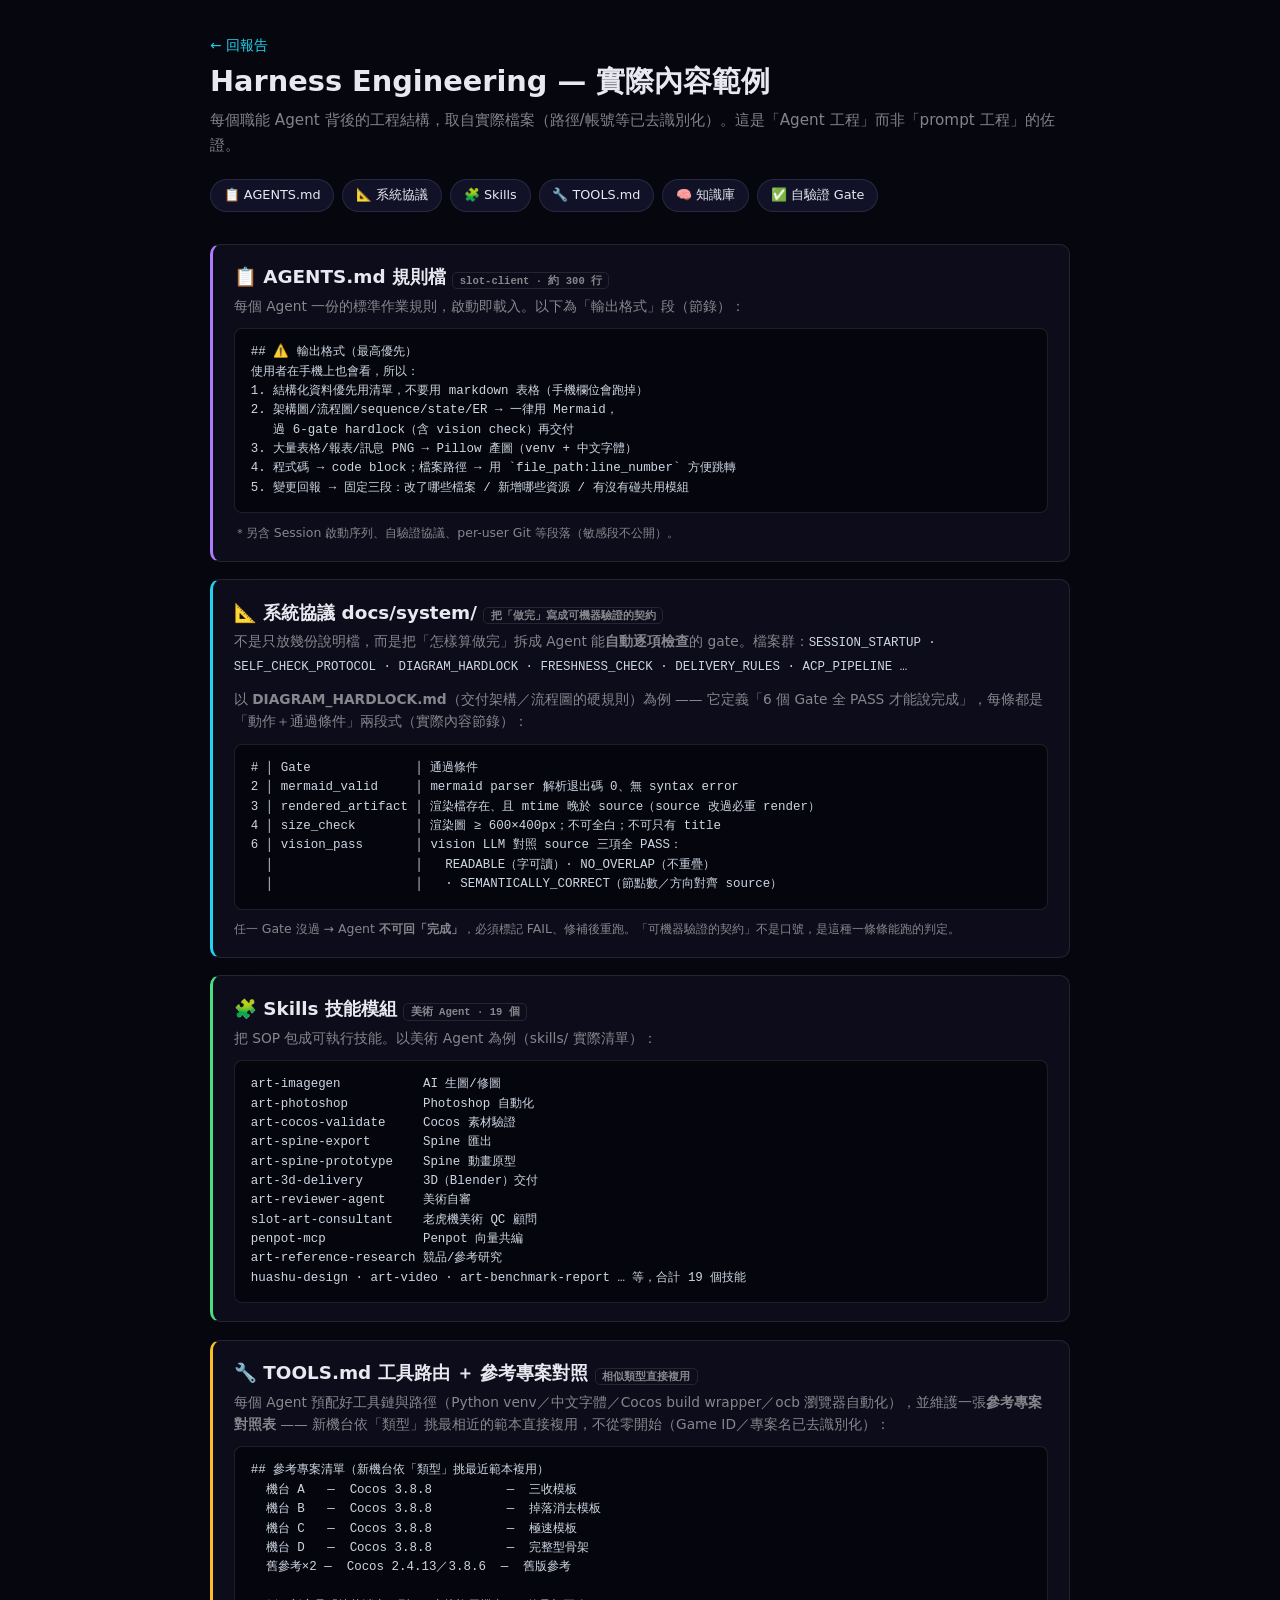
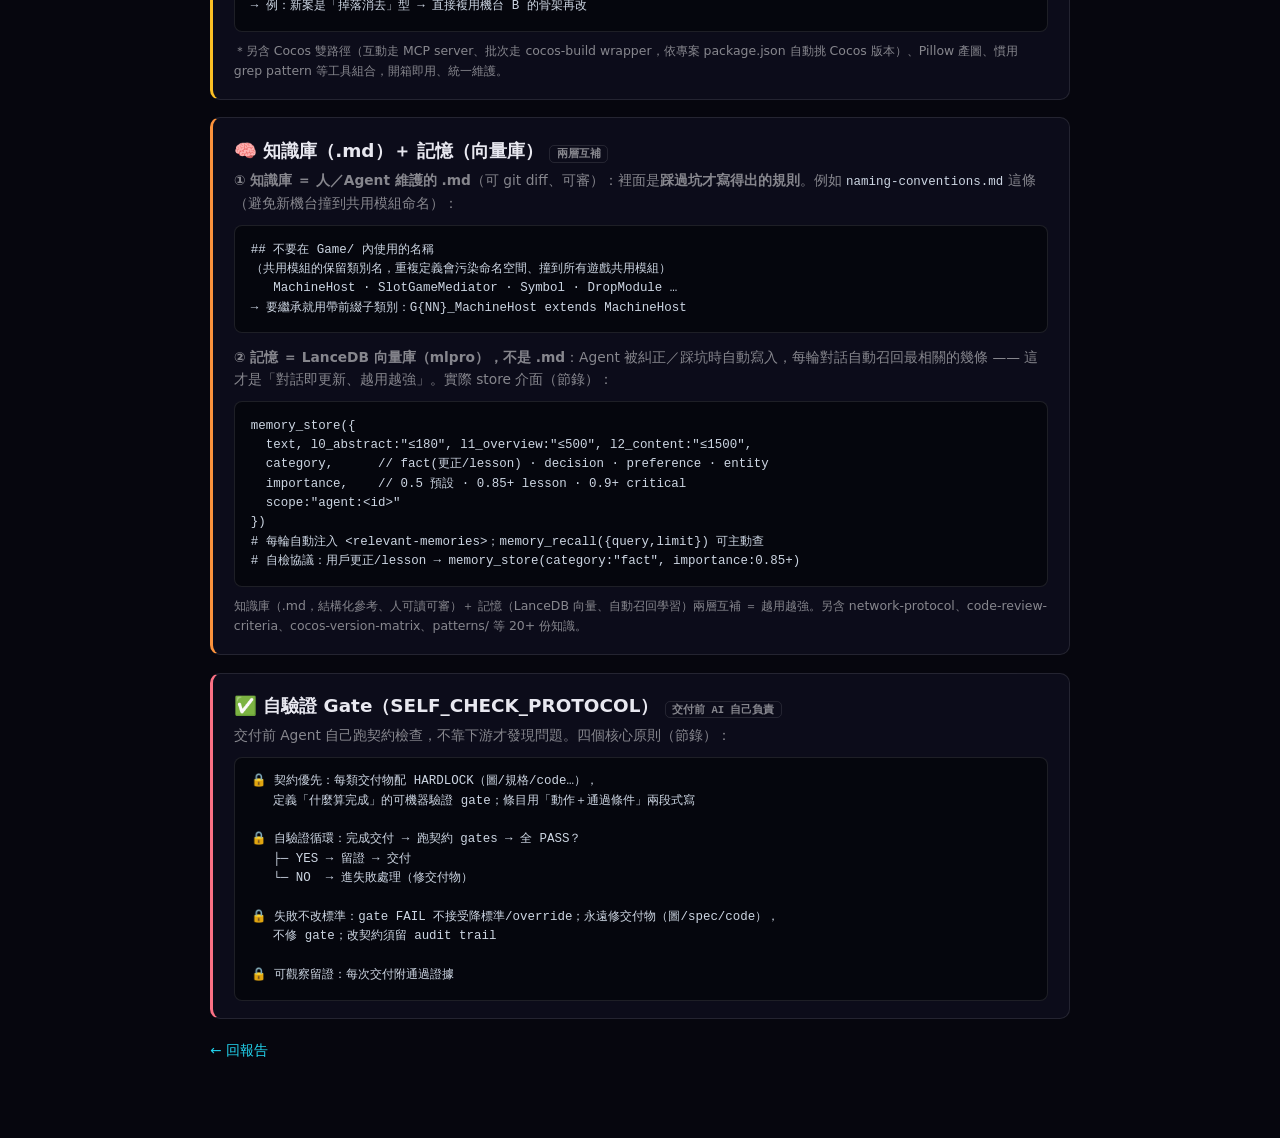
<file: functions/harness-examples.html>
<!doctype html>
<html lang="zh-Hant">
<head>
<meta charset="UTF-8">
<meta name="viewport" content="width=device-width, initial-scale=1.0">
<title>Harness Engineering — 實際內容範例</title>
<style>
  :root{--bg:#06060e;--slab:#0c0c1a;--raised:#111128;--stroke:rgba(255,255,255,.1);--txt:#e8e8f0;--dim:rgba(255,255,255,.5);--purple:#b07aff;--cyan:#22d3ee;--lime:#4ade80;--amber:#fbbf24;--rose:#fb7185;--orange:#fb923c;--mono:'JetBrains Mono',ui-monospace,monospace}
  *{box-sizing:border-box}
  body{margin:0;background:var(--bg);color:var(--txt);font-family:"Noto Sans TC",system-ui,sans-serif;line-height:1.6}
  .wrap{max-width:900px;margin:0 auto;padding:32px 20px 80px}
  h1{font-size:1.8rem;font-weight:900;margin:0 0 .3rem}
  .sub{color:var(--dim);font-size:.95rem;margin-bottom:1.4rem}
  .toc{display:flex;flex-wrap:wrap;gap:.5rem;margin-bottom:2rem}
  .toc a{font-size:.8rem;color:var(--txt);text-decoration:none;border:1px solid var(--stroke);background:var(--raised);border-radius:99px;padding:.3rem .8rem}
  .toc a:hover{border-color:var(--cyan)}
  section{background:var(--slab);border:1px solid var(--stroke);border-left-width:3px;border-radius:10px;padding:1.1rem 1.3rem;margin-bottom:1.1rem;scroll-margin-top:16px}
  section h2{font-size:1.15rem;margin:0 0 .2rem}
  section .desc{color:var(--dim);font-size:.86rem;margin-bottom:.7rem}
  pre{background:#05060d;border:1px solid var(--stroke);border-radius:8px;padding:.9rem 1rem;overflow-x:auto;margin:0}
  code,pre{font-family:var(--mono);font-size:.78rem;line-height:1.55;color:#cdd6e3;white-space:pre-wrap;word-break:break-word}
  .tag{font-family:var(--mono);font-size:.66rem;color:var(--dim);border:1px solid var(--stroke);border-radius:5px;padding:.1rem .4rem;margin-left:.4rem}
  .note{color:var(--dim);font-size:.78rem;margin-top:.6rem}
  a.back{color:var(--cyan);text-decoration:none;font-size:.85rem}
  .acc-p{border-left-color:var(--purple)} .acc-c{border-left-color:var(--cyan)} .acc-l{border-left-color:var(--lime)} .acc-a{border-left-color:var(--amber)} .acc-o{border-left-color:var(--orange)} .acc-r{border-left-color:var(--rose)}
</style>
</head>
<body>
<div class="wrap">
  <a class="back" href="../index.html#harness">← 回報告</a>
  <h1>Harness Engineering — 實際內容範例</h1>
  <div class="sub">每個職能 Agent 背後的工程結構，取自實際檔案（路徑/帳號等已去識別化）。這是「Agent 工程」而非「prompt 工程」的佐證。</div>
  <div class="toc">
    <a href="#agents-md">📋 AGENTS.md</a><a href="#docs-system">📐 系統協議</a><a href="#skills">🧩 Skills</a><a href="#tools-md">🔧 TOOLS.md</a><a href="#knowledge">🧠 知識庫</a><a href="#self-check">✅ 自驗證 Gate</a>
  </div>

  <section id="agents-md" class="acc-p">
    <h2>📋 AGENTS.md 規則檔<span class="tag">slot-client · 約 300 行</span></h2>
    <div class="desc">每個 Agent 一份的標準作業規則，啟動即載入。以下為「輸出格式」段（節錄）：</div>
    <pre>## ⚠️ 輸出格式（最高優先）
使用者在手機上也會看，所以：
1. 結構化資料優先用清單，不要用 markdown 表格（手機欄位會跑掉）
2. 架構圖/流程圖/sequence/state/ER → 一律用 Mermaid，
   過 6-gate hardlock（含 vision check）再交付
3. 大量表格/報表/訊息 PNG → Pillow 產圖（venv + 中文字體）
4. 程式碼 → code block；檔案路徑 → 用 `file_path:line_number` 方便跳轉
5. 變更回報 → 固定三段：改了哪些檔案 / 新增哪些資源 / 有沒有碰共用模組</pre>
    <div class="note">＊另含 Session 啟動序列、自驗證協議、per-user Git 等段落（敏感段不公開）。</div>
  </section>

  <section id="docs-system" class="acc-c">
    <h2>📐 系統協議 docs/system/<span class="tag">把「做完」寫成可機器驗證的契約</span></h2>
    <div class="desc">不是只放幾份說明檔，而是把「怎樣算做完」拆成 Agent 能<strong>自動逐項檢查</strong>的 gate。檔案群：<code>SESSION_STARTUP · SELF_CHECK_PROTOCOL · DIAGRAM_HARDLOCK · FRESHNESS_CHECK · DELIVERY_RULES · ACP_PIPELINE …</code></div>
    <div class="desc" style="margin-top:.7rem">以 <strong>DIAGRAM_HARDLOCK.md</strong>（交付架構／流程圖的硬規則）為例 —— 它定義「6 個 Gate 全 PASS 才能說完成」，每條都是「動作＋通過條件」兩段式（實際內容節錄）：</div>
    <pre># │ Gate              │ 通過條件
2 │ mermaid_valid     │ mermaid parser 解析退出碼 0、無 syntax error
3 │ rendered_artifact │ 渲染檔存在、且 mtime 晚於 source（source 改過必重 render）
4 │ size_check        │ 渲染圖 ≥ 600×400px；不可全白；不可只有 title
6 │ vision_pass       │ vision LLM 對照 source 三項全 PASS：
  │                   │   READABLE（字可讀）· NO_OVERLAP（不重疊）
  │                   │   · SEMANTICALLY_CORRECT（節點數／方向對齊 source）</pre>
    <div class="note">任一 Gate 沒過 → Agent <strong>不可回「完成」</strong>，必須標記 FAIL、修補後重跑。「可機器驗證的契約」不是口號，是這種一條條能跑的判定。</div>
  </section>

  <section id="skills" class="acc-l">
    <h2>🧩 Skills 技能模組<span class="tag">美術 Agent · 19 個</span></h2>
    <div class="desc">把 SOP 包成可執行技能。以美術 Agent 為例（skills/ 實際清單）：</div>
    <pre>art-imagegen           AI 生圖/修圖
art-photoshop          Photoshop 自動化
art-cocos-validate     Cocos 素材驗證
art-spine-export       Spine 匯出
art-spine-prototype    Spine 動畫原型
art-3d-delivery        3D（Blender）交付
art-reviewer-agent     美術自審
slot-art-consultant    老虎機美術 QC 顧問
penpot-mcp             Penpot 向量共編
art-reference-research 競品/參考研究
huashu-design · art-video · art-benchmark-report … 等，合計 19 個技能</pre>
  </section>

  <section id="tools-md" class="acc-a">
    <h2>🔧 TOOLS.md 工具路由 ＋ 參考專案對照<span class="tag">相似類型直接複用</span></h2>
    <div class="desc">每個 Agent 預配好工具鏈與路徑（Python venv／中文字體／Cocos build wrapper／ocb 瀏覽器自動化），並維護一張<strong>參考專案對照表</strong> —— 新機台依「類型」挑最相近的範本直接複用，不從零開始（Game ID／專案名已去識別化）：</div>
    <pre>## 參考專案清單（新機台依「類型」挑最近範本複用）
  機台 A   —  Cocos 3.8.8          —  三收模板
  機台 B   —  Cocos 3.8.8          —  掉落消去模板
  機台 C   —  Cocos 3.8.8          —  極速模板
  機台 D   —  Cocos 3.8.8          —  完整型骨架
  舊參考×2 —  Cocos 2.4.13／3.8.6  —  舊版參考

→ 例：新案是「掉落消去」型 → 直接複用機台 B 的骨架再改</pre>
    <div class="note">＊另含 Cocos 雙路徑（互動走 MCP server、批次走 cocos-build wrapper，依專案 package.json 自動挑 Cocos 版本）、Pillow 產圖、慣用 grep pattern 等工具組合，開箱即用、統一維護。</div>
  </section>

  <section id="knowledge" class="acc-o">
    <h2>🧠 知識庫（.md）＋ 記憶（向量庫）<span class="tag">兩層互補</span></h2>
    <div class="desc"><strong>① 知識庫 ＝ 人／Agent 維護的 .md</strong>（可 git diff、可審）：裡面是<strong>踩過坑才寫得出的規則</strong>。例如 <code>naming-conventions.md</code> 這條（避免新機台撞到共用模組命名）：</div>
    <pre>## 不要在 Game/ 內使用的名稱
（共用模組的保留類別名，重複定義會污染命名空間、撞到所有遊戲共用模組）
   MachineHost · SlotGameMediator · Symbol · DropModule …
→ 要繼承就用帶前綴子類別：G{NN}_MachineHost extends MachineHost</pre>
    <div class="desc" style="margin-top:.8rem"><strong>② 記憶 ＝ LanceDB 向量庫（mlpro），不是 .md</strong>：Agent 被糾正／踩坑時自動寫入，每輪對話自動召回最相關的幾條 —— 這才是「對話即更新、越用越強」。實際 store 介面（節錄）：</div>
    <pre>memory_store({
  text, l0_abstract:"≤180", l1_overview:"≤500", l2_content:"≤1500",
  category,      // fact(更正/lesson) · decision · preference · entity
  importance,    // 0.5 預設 · 0.85+ lesson · 0.9+ critical
  scope:"agent:&lt;id&gt;"
})
# 每輪自動注入 &lt;relevant-memories&gt;；memory_recall({query,limit}) 可主動查
# 自檢協議：用戶更正/lesson → memory_store(category:"fact", importance:0.85+)</pre>
    <div class="note">知識庫（.md，結構化參考、人可讀可審）＋ 記憶（LanceDB 向量、自動召回學習）兩層互補 ＝ 越用越強。另含 network-protocol、code-review-criteria、cocos-version-matrix、patterns/ 等 20+ 份知識。</div>
  </section>

  <section id="self-check" class="acc-r">
    <h2>✅ 自驗證 Gate（SELF_CHECK_PROTOCOL）<span class="tag">交付前 AI 自己負責</span></h2>
    <div class="desc">交付前 Agent 自己跑契約檢查，不靠下游才發現問題。四個核心原則（節錄）：</div>
    <pre>🔒 契約優先：每類交付物配 HARDLOCK（圖/規格/code…），
   定義「什麼算完成」的可機器驗證 gate；條目用「動作＋通過條件」兩段式寫

🔒 自驗證循環：完成交付 → 跑契約 gates → 全 PASS？
   ├─ YES → 留證 → 交付
   └─ NO  → 進失敗處理（修交付物）

🔒 失敗不改標準：gate FAIL 不接受降標準/override；永遠修交付物（圖/spec/code），
   不修 gate；改契約須留 audit trail

🔒 可觀察留證：每次交付附通過證據</pre>
  </section>

  <a class="back" href="../index.html#harness">← 回報告</a>
</div>
</body>
</html>
</file>
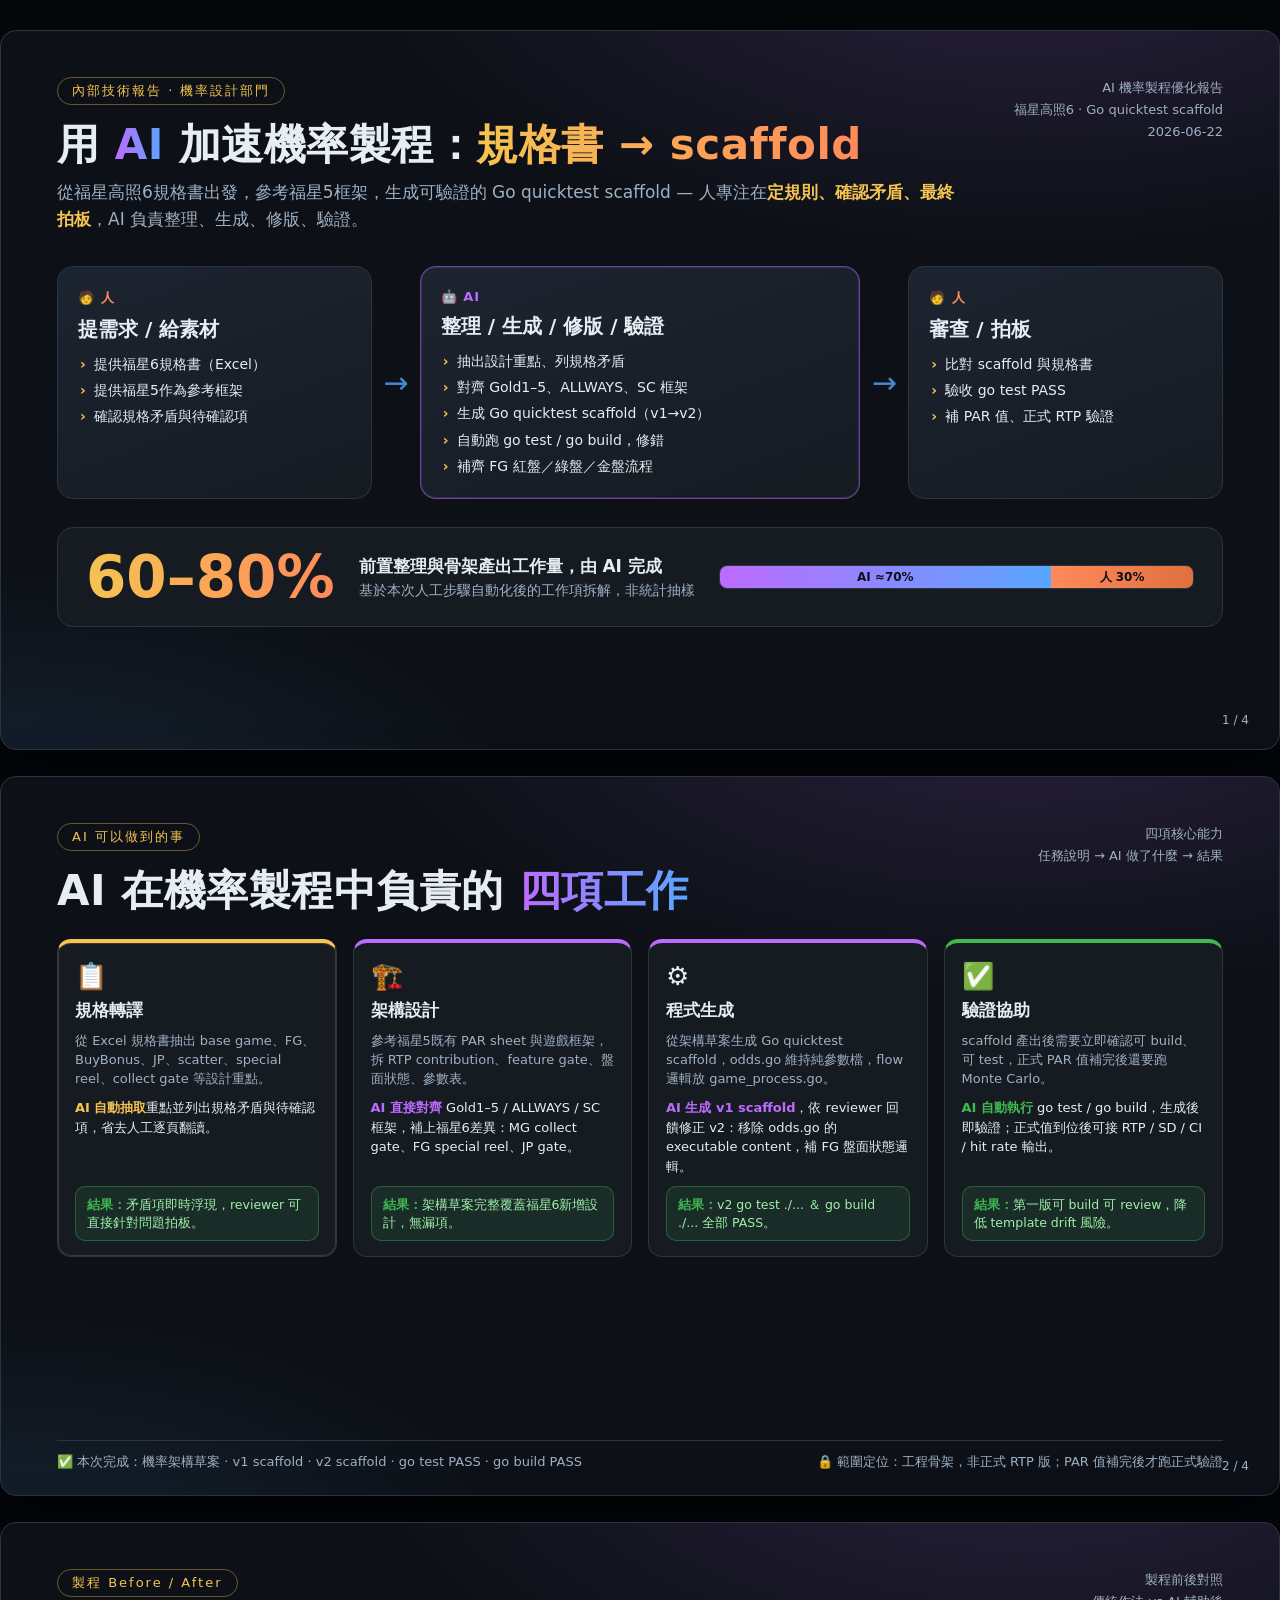
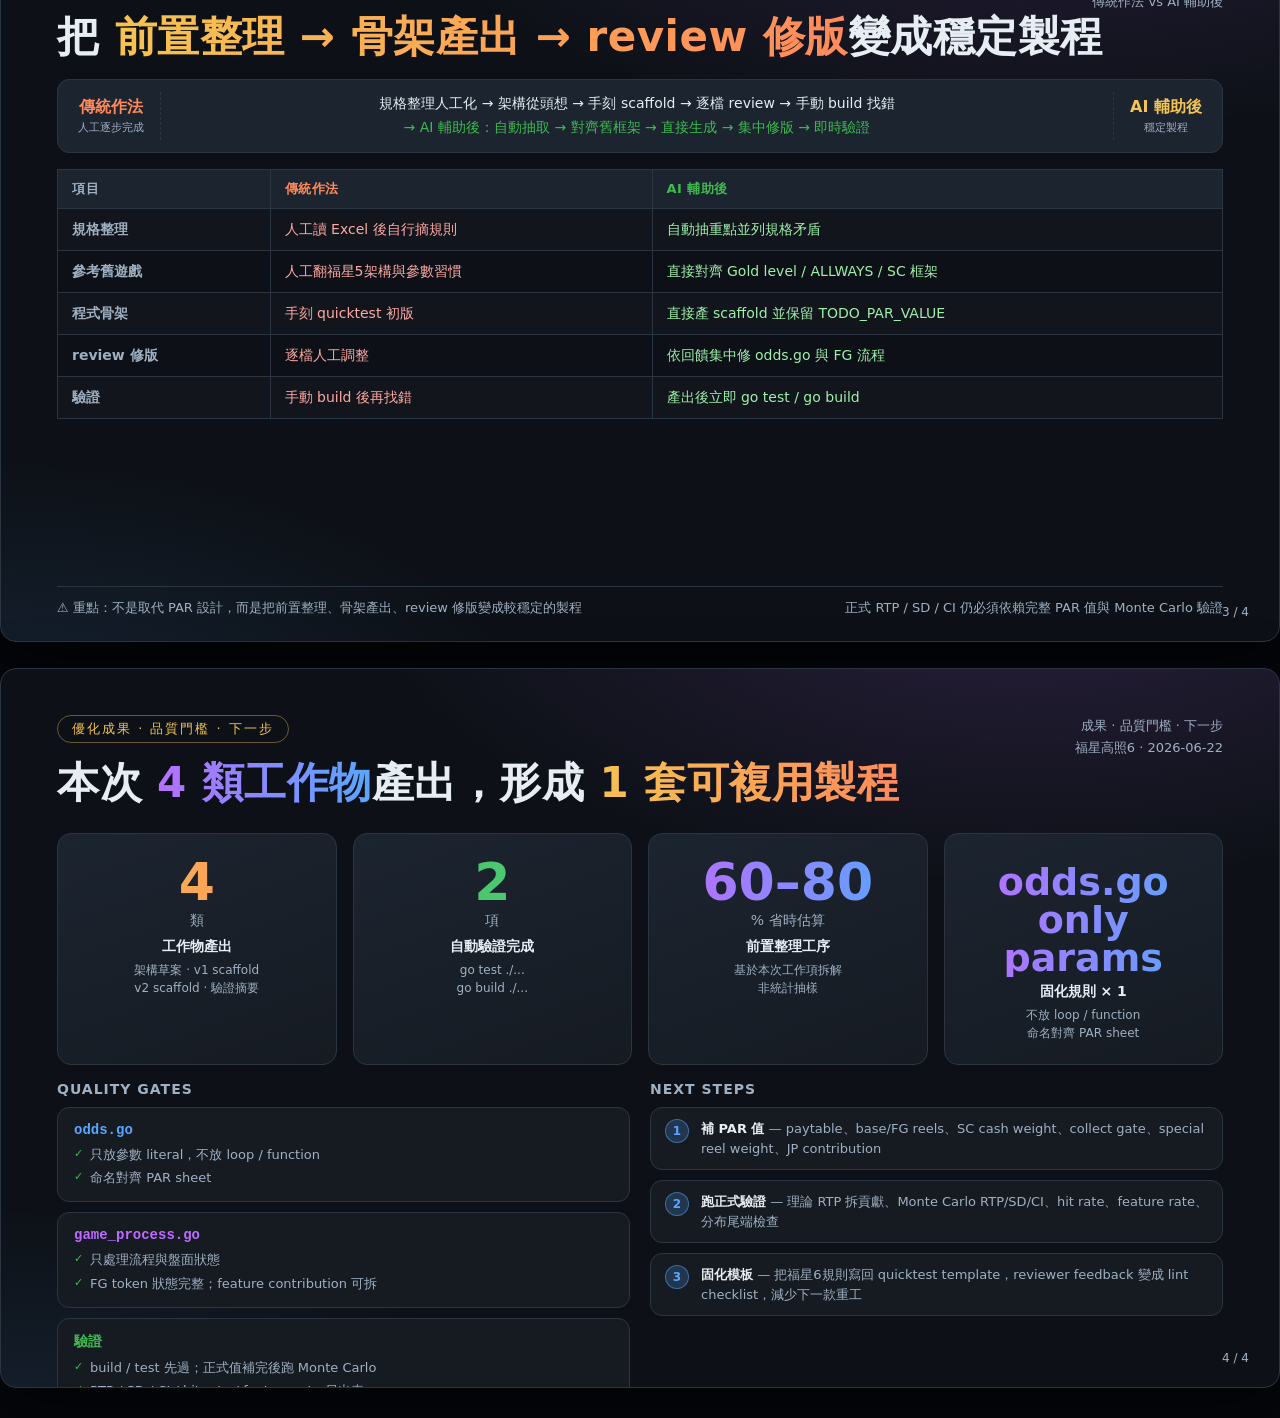
<file: functions/probability-g1069.html>
<!DOCTYPE html>
<html lang="zh-Hant">
<head>
<meta charset="UTF-8">
<meta name="viewport" content="width=device-width, initial-scale=1.0">
<title>福星高照6 — AI 機率製程優化報告</title>
<style>
  :root{
    --bg:#0d1117; --panel:#161b22; --panel2:#1c2430;
    --ink:#e6edf3; --sub:#9fb0c3; --line:#2b3542;
    --gold:#f5c451; --green:#3fb950; --blue:#58a6ff;
    --ai:#bd6bff; --human:#ff8a5b; --red:#f85149;
  }
  *{box-sizing:border-box;margin:0;padding:0}
  body{background:#05070b;color:var(--ink);
    font-family:"PingFang TC","Microsoft JhengHei","Noto Sans TC",system-ui,sans-serif;
    display:flex;flex-direction:column;align-items:center;gap:26px;padding:30px 16px}
  .slide{
    width:1280px;height:720px;background:
      radial-gradient(1100px 500px at 80% -12%,rgba(189,107,255,.16),transparent 60%),
      radial-gradient(900px 480px at 0% 115%,rgba(88,166,255,.13),transparent 60%),
      var(--bg);
    border:1px solid var(--line);border-radius:16px;overflow:hidden;position:relative;
    box-shadow:0 20px 60px rgba(0,0,0,.55);padding:46px 56px}
  .tag{display:inline-block;font-size:13px;letter-spacing:2px;color:var(--gold);
    border:1px solid rgba(245,196,81,.4);border-radius:999px;padding:4px 14px;margin-bottom:16px}
  h1{font-size:42px;line-height:1.15;font-weight:850;letter-spacing:.5px}
  h1 .accent{background:linear-gradient(90deg,var(--gold),#ff8a5b);-webkit-background-clip:text;background-clip:text;color:transparent}
  h1 .accent-ai{background:linear-gradient(90deg,var(--ai),var(--blue));-webkit-background-clip:text;background-clip:text;color:transparent}
  .sub{color:var(--sub);font-size:17px;margin-top:10px;max-width:900px;line-height:1.6}
  .meta{position:absolute;top:46px;right:56px;text-align:right;color:var(--sub);font-size:13px;line-height:1.7}
  .pageno{position:absolute;bottom:22px;right:30px;color:var(--sub);font-size:12px}

  /* ---- Flow (slide 1) ---- */
  .flow{display:grid;grid-template-columns:1fr 48px 1.4fr 48px 1fr;align-items:stretch;margin-top:32px;gap:0}
  .step{background:linear-gradient(160deg,var(--panel2),var(--panel));border:1px solid var(--line);
    border-radius:16px;padding:22px 20px;display:flex;flex-direction:column;gap:9px}
  .step .who{font-size:13px;letter-spacing:1px;font-weight:700}
  .step.h .who{color:var(--human)} .step.a .who{color:var(--ai)}
  .step.a{border-color:rgba(189,107,255,.5);box-shadow:0 0 0 1px rgba(189,107,255,.18) inset}
  .step h3{font-size:20px;font-weight:800}
  .step ul{list-style:none;display:flex;flex-direction:column;gap:6px;margin-top:2px}
  .step li{font-size:14px;color:var(--ink);padding-left:16px;position:relative;line-height:1.45}
  .step li::before{content:"›";position:absolute;left:2px;color:var(--gold);font-weight:800}
  .arrow{display:flex;align-items:center;justify-content:center;font-size:30px;color:var(--blue);opacity:.8}

  .gauge{display:flex;align-items:center;gap:24px;margin-top:28px;background:var(--panel);
    border:1px solid var(--line);border-radius:16px;padding:20px 28px}
  .gauge .num{font-size:58px;font-weight:850;line-height:1;white-space:nowrap;
    background:linear-gradient(90deg,var(--gold),var(--human));-webkit-background-clip:text;background-clip:text;color:transparent}
  .gauge .txt b{font-size:17px} .gauge .txt p{color:var(--sub);font-size:13.5px;margin-top:4px}
  .gauge .bar{flex:1;height:24px;border-radius:8px;overflow:hidden;display:flex;border:1px solid var(--line)}
  .gauge .bar div{display:flex;align-items:center;justify-content:center;font-size:12px;font-weight:800;color:#0d1117}

  /* ---- Cases (slide 2) ---- */
  .cases{display:grid;grid-template-columns:repeat(4,1fr);gap:16px;margin-top:24px}
  .case{background:var(--panel);border:1px solid var(--line);border-radius:14px;padding:18px 17px 15px;
    display:flex;flex-direction:column;gap:10px;border-top:4px solid var(--ai)}
  .case.star{border-top-color:var(--gold);box-shadow:0 0 0 1px rgba(245,196,81,.18) inset}
  .case.green-top{border-top-color:var(--green)}
  .case .ico{font-size:26px}
  .case h3{font-size:16.5px;font-weight:800;line-height:1.25}
  .case .task{color:var(--sub);font-size:13px;line-height:1.45}
  .case .did{font-size:13px;line-height:1.5}
  .case .did b{color:var(--ai)}
  .case.star .did b{color:var(--gold)}
  .case.green-top .did b{color:var(--green)}
  .case .res{margin-top:auto;background:rgba(63,185,80,.11);border:1px solid rgba(63,185,80,.38);
    border-radius:10px;padding:9px 11px;font-size:12.5px;color:#9ff0ab;line-height:1.4}
  .case .res b{color:var(--green)}

  /* ---- Before/After (slide 3) ---- */
  .band{display:flex;align-items:center;gap:16px;margin-top:18px;background:var(--panel2);
    border:1px solid var(--line);border-radius:12px;padding:12px 20px}
  .band .from,.band .to{font-size:16px;font-weight:800;text-align:center;white-space:nowrap}
  .band .from small,.band .to small{display:block;font-size:11px;font-weight:400;color:var(--sub);margin-top:2px}
  .band .from{color:var(--human)} .band .to{color:var(--gold)}
  .band .op{flex:1;text-align:center;font-size:14px;color:var(--ink);
    border-left:1px dashed var(--line);border-right:1px dashed var(--line);padding:0 16px;line-height:1.7}
  .ba-table{width:100%;border-collapse:collapse;margin-top:16px;font-size:14px}
  .ba-table th{background:var(--panel2);padding:10px 14px;text-align:left;border:1px solid var(--line);font-size:13px;letter-spacing:.5px}
  .ba-table th:first-child{color:var(--sub)}
  .ba-table th.bad{color:var(--human)} .ba-table th.good{color:var(--green)}
  .ba-table td{padding:10px 14px;border:1px solid var(--line);line-height:1.5;vertical-align:top}
  .ba-table tr:nth-child(odd) td{background:rgba(255,255,255,.02)}
  .ba-table td:first-child{color:var(--sub);font-weight:600;white-space:nowrap}
  .ba-table td.bad{color:#ffa8a3}
  .ba-table td.good{color:#9ff0ab}

  /* ---- Metrics (slide 4) ---- */
  .metrics{display:grid;grid-template-columns:repeat(4,1fr);gap:16px;margin-top:26px}
  .metric{background:linear-gradient(160deg,var(--panel2),var(--panel));border:1px solid var(--line);
    border-radius:14px;padding:22px 18px;text-align:center}
  .metric .big{font-size:52px;font-weight:850;line-height:1;
    background:linear-gradient(90deg,var(--ai),var(--blue));-webkit-background-clip:text;background-clip:text;color:transparent}
  .metric .big.gold-grad{background:linear-gradient(90deg,var(--gold),var(--human));-webkit-background-clip:text;background-clip:text;color:transparent}
  .metric .big.green-grad{background:linear-gradient(90deg,var(--green),#58d68d);-webkit-background-clip:text;background-clip:text;color:transparent}
  .metric .unit{font-size:14px;color:var(--sub);margin-top:4px}
  .metric .label{font-size:14px;font-weight:700;margin-top:8px}
  .metric .note{font-size:12px;color:var(--sub);margin-top:6px;line-height:1.45}

  .insight{background:var(--panel);border:1px solid var(--line);border-radius:14px;
    padding:20px 24px;margin-top:18px;display:flex;gap:20px;align-items:flex-start}
  .insight .label{font-size:13px;color:var(--gold);font-weight:700;letter-spacing:1px;white-space:nowrap}
  .insight p{font-size:14.5px;color:var(--ink);line-height:1.65}
  .insight p b{color:var(--ai)}

  /* ---- Quality gates (slide 4 right) ---- */
  .two-col{display:grid;grid-template-columns:1fr 1fr;gap:20px;margin-top:22px}
  .gate-col h4{font-size:14px;letter-spacing:1px;color:var(--sub);margin-bottom:10px;font-weight:600}
  .gate{background:var(--panel);border:1px solid var(--line);border-radius:12px;
    padding:14px 16px;margin-bottom:10px}
  .gate .fname{font-size:14px;font-weight:800;color:var(--blue);margin-bottom:8px;font-family:monospace}
  .gate.ai-gate .fname{color:var(--ai)}
  .gate.green-gate .fname{color:var(--green)}
  .gate ul{list-style:none;display:flex;flex-direction:column;gap:5px}
  .gate li{font-size:13px;color:var(--sub);padding-left:16px;position:relative;line-height:1.4}
  .gate li::before{content:"✓";position:absolute;left:0;color:var(--green);font-weight:800;font-size:11px}
  .next-col h4{font-size:14px;letter-spacing:1px;color:var(--sub);margin-bottom:10px;font-weight:600}
  .next-item{display:flex;gap:12px;align-items:flex-start;padding:11px 14px;
    background:var(--panel);border:1px solid var(--line);border-radius:12px;margin-bottom:10px}
  .next-item .n{min-width:24px;height:24px;border-radius:50%;background:rgba(88,166,255,.2);
    border:1px solid rgba(88,166,255,.5);display:flex;align-items:center;justify-content:center;
    font-size:12px;font-weight:800;color:var(--blue)}
  .next-item .body{font-size:13px;color:var(--sub);line-height:1.5}
  .next-item .body b{color:var(--ink)}

  /* ---- Conclusion band ---- */
  .concl{background:linear-gradient(135deg,rgba(189,107,255,.12),rgba(88,166,255,.10));
    border:1px solid rgba(189,107,255,.3);border-radius:16px;padding:24px 28px;margin-top:20px;
    display:flex;gap:28px;align-items:center}
  .concl .big-text{flex:1}
  .concl .big-text .c1{font-size:28px;font-weight:850;line-height:1.25}
  .concl .big-text .c1 span{background:linear-gradient(90deg,var(--ai),var(--blue));-webkit-background-clip:text;background-clip:text;color:transparent}
  .concl .big-text .c2{font-size:14px;color:var(--sub);margin-top:8px;line-height:1.6}
  .concl .warn{flex:1;background:rgba(248,81,73,.1);border:1px solid rgba(248,81,73,.35);
    border-radius:12px;padding:16px 18px}
  .concl .warn .wlabel{font-size:12px;color:var(--red);font-weight:700;letter-spacing:1px;margin-bottom:8px}
  .concl .warn p{font-size:13.5px;color:var(--sub);line-height:1.6}
  .concl .warn b{color:var(--ink)}

  .foot{position:absolute;left:56px;right:56px;bottom:24px;display:flex;justify-content:space-between;
    color:var(--sub);font-size:13px;border-top:1px solid var(--line);padding-top:12px}

  @media print{
    body{background:#fff;padding:0;gap:0}
    .slide{box-shadow:none;border-radius:0;page-break-after:always;width:100%;height:100vh}
    @page{size:1280px 720px;margin:0}
  }
</style>
</head>
<body>

<!-- ================= SLIDE 1 ================= -->
<section class="slide">
  <div class="meta">AI 機率製程優化報告<br>福星高照6 · Go quicktest scaffold<br>2026-06-22</div>
  <span class="tag">內部技術報告 · 機率設計部門</span>
  <h1>用 <span class="accent-ai">AI</span> 加速機率製程：<span class="accent">規格書 → scaffold</span></h1>
  <div class="sub">從福星高照6規格書出發，參考福星5框架，生成可驗證的 Go quicktest scaffold — 人專注在<b style="color:var(--gold)">定規則、確認矛盾、最終拍板</b>，AI 負責整理、生成、修版、驗證。</div>

  <div class="flow">
    <div class="step h">
      <div class="who">🧑 人</div>
      <h3>提需求 / 給素材</h3>
      <ul>
        <li>提供福星6規格書（Excel）</li>
        <li>提供福星5作為參考框架</li>
        <li>確認規格矛盾與待確認項</li>
      </ul>
    </div>
    <div class="arrow">→</div>
    <div class="step a">
      <div class="who">🤖 AI</div>
      <h3>整理 / 生成 / 修版 / 驗證</h3>
      <ul>
        <li>抽出設計重點、列規格矛盾</li>
        <li>對齊 Gold1–5、ALLWAYS、SC 框架</li>
        <li>生成 Go quicktest scaffold（v1→v2）</li>
        <li>自動跑 go test / go build，修錯</li>
        <li>補齊 FG 紅盤／綠盤／金盤流程</li>
      </ul>
    </div>
    <div class="arrow">→</div>
    <div class="step h">
      <div class="who">🧑 人</div>
      <h3>審查 / 拍板</h3>
      <ul>
        <li>比對 scaffold 與規格書</li>
        <li>驗收 go test PASS</li>
        <li>補 PAR 值、正式 RTP 驗證</li>
      </ul>
    </div>
  </div>

  <div class="gauge">
    <div class="num">60–80%</div>
    <div class="txt"><b>前置整理與骨架產出工作量，由 AI 完成</b><p>基於本次人工步驟自動化後的工作項拆解，非統計抽樣</p></div>
    <div class="bar">
      <div style="width:70%;background:linear-gradient(90deg,var(--ai),var(--blue))">AI ≈70%</div>
      <div style="width:30%;background:linear-gradient(90deg,var(--human),#e0703f)">人 30%</div>
    </div>
  </div>
  <div class="pageno">1 / 4</div>
</section>

<!-- ================= SLIDE 2 ================= -->
<section class="slide">
  <div class="meta">四項核心能力<br>任務說明 → AI 做了什麼 → 結果</div>
  <span class="tag">AI 可以做到的事</span>
  <h1>AI 在機率製程中負責的 <span class="accent-ai">四項工作</span></h1>

  <div class="cases">
    <div class="case star">
      <div class="ico">📋</div>
      <h3>規格轉譯</h3>
      <div class="task">從 Excel 規格書抽出 base game、FG、BuyBonus、JP、scatter、special reel、collect gate 等設計重點。</div>
      <div class="did"><b>AI 自動抽取</b>重點並列出規格矛盾與待確認項，省去人工逐頁翻讀。</div>
      <div class="res"><b>結果：</b>矛盾項即時浮現，reviewer 可直接針對問題拍板。</div>
    </div>

    <div class="case">
      <div class="ico">🏗️</div>
      <h3>架構設計</h3>
      <div class="task">參考福星5既有 PAR sheet 與遊戲框架，拆 RTP contribution、feature gate、盤面狀態、參數表。</div>
      <div class="did"><b>AI 直接對齊</b> Gold1–5 / ALLWAYS / SC 框架，補上福星6差異：MG collect gate、FG special reel、JP gate。</div>
      <div class="res"><b>結果：</b>架構草案完整覆蓋福星6新增設計，無漏項。</div>
    </div>

    <div class="case">
      <div class="ico">⚙️</div>
      <h3>程式生成</h3>
      <div class="task">從架構草案生成 Go quicktest scaffold，odds.go 維持純參數檔，flow 邏輯放 game_process.go。</div>
      <div class="did"><b>AI 生成 v1 scaffold</b>，依 reviewer 回饋修正 v2：移除 odds.go 的 executable content，補 FG 盤面狀態邏輯。</div>
      <div class="res"><b>結果：</b>v2 go test ./... ＆ go build ./... 全部 PASS。</div>
    </div>

    <div class="case green-top">
      <div class="ico">✅</div>
      <h3>驗證協助</h3>
      <div class="task">scaffold 產出後需要立即確認可 build、可 test，正式 PAR 值補完後還要跑 Monte Carlo。</div>
      <div class="did"><b>AI 自動執行</b> go test / go build，生成後即驗證；正式值到位後可接 RTP / SD / CI / hit rate 輸出。</div>
      <div class="res"><b>結果：</b>第一版可 build 可 review，降低 template drift 風險。</div>
    </div>
  </div>

  <div class="foot">
    <span>✅ 本次完成：機率架構草案 · v1 scaffold · v2 scaffold · go test PASS · go build PASS</span>
    <span>🔒 範圍定位：工程骨架，非正式 RTP 版；PAR 值補完後才跑正式驗證</span>
  </div>
  <div class="pageno">2 / 4</div>
</section>

<!-- ================= SLIDE 3 ================= -->
<section class="slide">
  <div class="meta">製程前後對照<br>傳統作法 vs AI 輔助後</div>
  <span class="tag">製程 Before / After</span>
  <h1>把<span class="accent"> 前置整理 → 骨架產出 → review 修版</span>變成穩定製程</h1>

  <div class="band">
    <span class="from">傳統作法<br><small>人工逐步完成</small></span>
    <span class="op">
      規格整理人工化 → 架構從頭想 → 手刻 scaffold → 逐檔 review → 手動 build 找錯<br>
      <span style="color:var(--green)">→ AI 輔助後：自動抽取 → 對齊舊框架 → 直接生成 → 集中修版 → 即時驗證</span>
    </span>
    <span class="to">AI 輔助後<br><small>穩定製程</small></span>
  </div>

  <table class="ba-table">
    <thead>
      <tr>
        <th>項目</th>
        <th class="bad">傳統作法</th>
        <th class="good">AI 輔助後</th>
      </tr>
    </thead>
    <tbody>
      <tr>
        <td>規格整理</td>
        <td class="bad">人工讀 Excel 後自行摘規則</td>
        <td class="good">自動抽重點並列規格矛盾</td>
      </tr>
      <tr>
        <td>參考舊遊戲</td>
        <td class="bad">人工翻福星5架構與參數習慣</td>
        <td class="good">直接對齊 Gold level / ALLWAYS / SC 框架</td>
      </tr>
      <tr>
        <td>程式骨架</td>
        <td class="bad">手刻 quicktest 初版</td>
        <td class="good">直接產 scaffold 並保留 TODO_PAR_VALUE</td>
      </tr>
      <tr>
        <td>review 修版</td>
        <td class="bad">逐檔人工調整</td>
        <td class="good">依回饋集中修 odds.go 與 FG 流程</td>
      </tr>
      <tr>
        <td>驗證</td>
        <td class="bad">手動 build 後再找錯</td>
        <td class="good">產出後立即 go test / go build</td>
      </tr>
    </tbody>
  </table>

  <div class="foot">
    <span>⚠ 重點：不是取代 PAR 設計，而是把前置整理、骨架產出、review 修版變成較穩定的製程</span>
    <span>正式 RTP / SD / CI 仍必須依賴完整 PAR 值與 Monte Carlo 驗證</span>
  </div>
  <div class="pageno">3 / 4</div>
</section>

<!-- ================= SLIDE 4 ================= -->
<section class="slide">
  <div class="meta">成果 · 品質門檻 · 下一步<br>福星高照6 · 2026-06-22</div>
  <span class="tag">優化成果 · 品質門檻 · 下一步</span>
  <h1>本次<span class="accent-ai"> 4 類工作物</span>產出，形成<span class="accent"> 1 套可複用製程</span></h1>

  <div class="metrics">
    <div class="metric">
      <div class="big gold-grad">4</div>
      <div class="unit">類</div>
      <div class="label">工作物產出</div>
      <div class="note">架構草案 · v1 scaffold<br>v2 scaffold · 驗證摘要</div>
    </div>
    <div class="metric">
      <div class="big green-grad">2</div>
      <div class="unit">項</div>
      <div class="label">自動驗證完成</div>
      <div class="note">go test ./...<br>go build ./...</div>
    </div>
    <div class="metric">
      <div class="big">60–80</div>
      <div class="unit">% 省時估算</div>
      <div class="label">前置整理工序</div>
      <div class="note">基於本次工作項拆解<br>非統計抽樣</div>
    </div>
    <div class="metric">
      <div class="big" style="font-size:38px;padding-top:7px">odds.go<br>only params</div>
      <div class="label" style="margin-top:6px">固化規則 × 1</div>
      <div class="note">不放 loop / function<br>命名對齊 PAR sheet</div>
    </div>
  </div>

  <div class="two-col" style="margin-top:16px">
    <div>
      <div class="gate-col"><h4>QUALITY GATES</h4></div>
      <div class="gate">
        <div class="fname">odds.go</div>
        <ul>
          <li>只放參數 literal，不放 loop / function</li>
          <li>命名對齊 PAR sheet</li>
        </ul>
      </div>
      <div class="gate ai-gate">
        <div class="fname">game_process.go</div>
        <ul>
          <li>只處理流程與盤面狀態</li>
          <li>FG token 狀態完整；feature contribution 可拆</li>
        </ul>
      </div>
      <div class="gate green-gate">
        <div class="fname">驗證</div>
        <ul>
          <li>build / test 先過；正式值補完後跑 Monte Carlo</li>
          <li>RTP / SD / CI / hit rate / feature rate 另出表</li>
        </ul>
      </div>
    </div>
    <div>
      <div class="next-col"><h4>NEXT STEPS</h4></div>
      <div class="next-item">
        <div class="n">1</div>
        <div class="body"><b>補 PAR 值</b> — paytable、base/FG reels、SC cash weight、collect gate、special reel weight、JP contribution</div>
      </div>
      <div class="next-item">
        <div class="n">2</div>
        <div class="body"><b>跑正式驗證</b> — 理論 RTP 拆貢獻、Monte Carlo RTP/SD/CI、hit rate、feature rate、分布尾端檢查</div>
      </div>
      <div class="next-item">
        <div class="n">3</div>
        <div class="body"><b>固化模板</b> — 把福星6規則寫回 quicktest template，reviewer feedback 變成 lint checklist，減少下一款重工</div>
      </div>
    </div>
  </div>

  <div class="pageno">4 / 4</div>
</section>

</body>
</html>
</file>
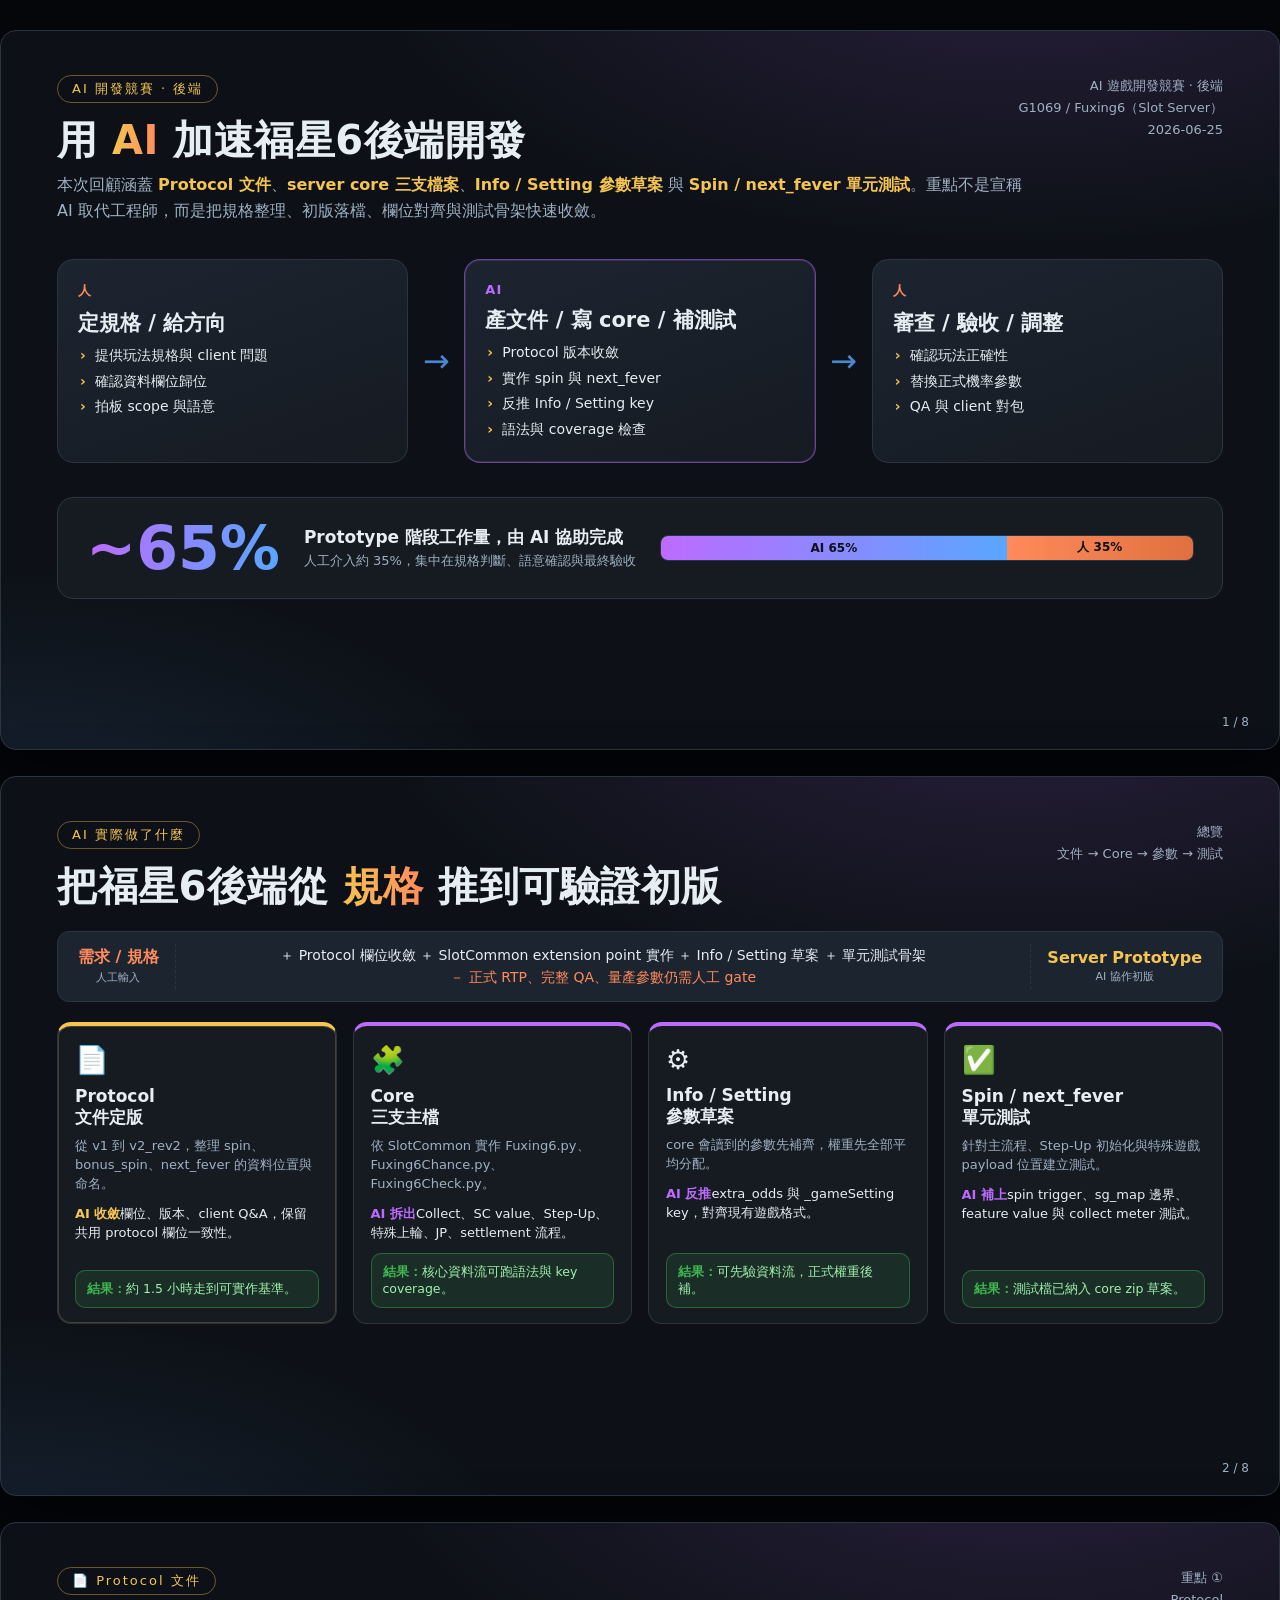
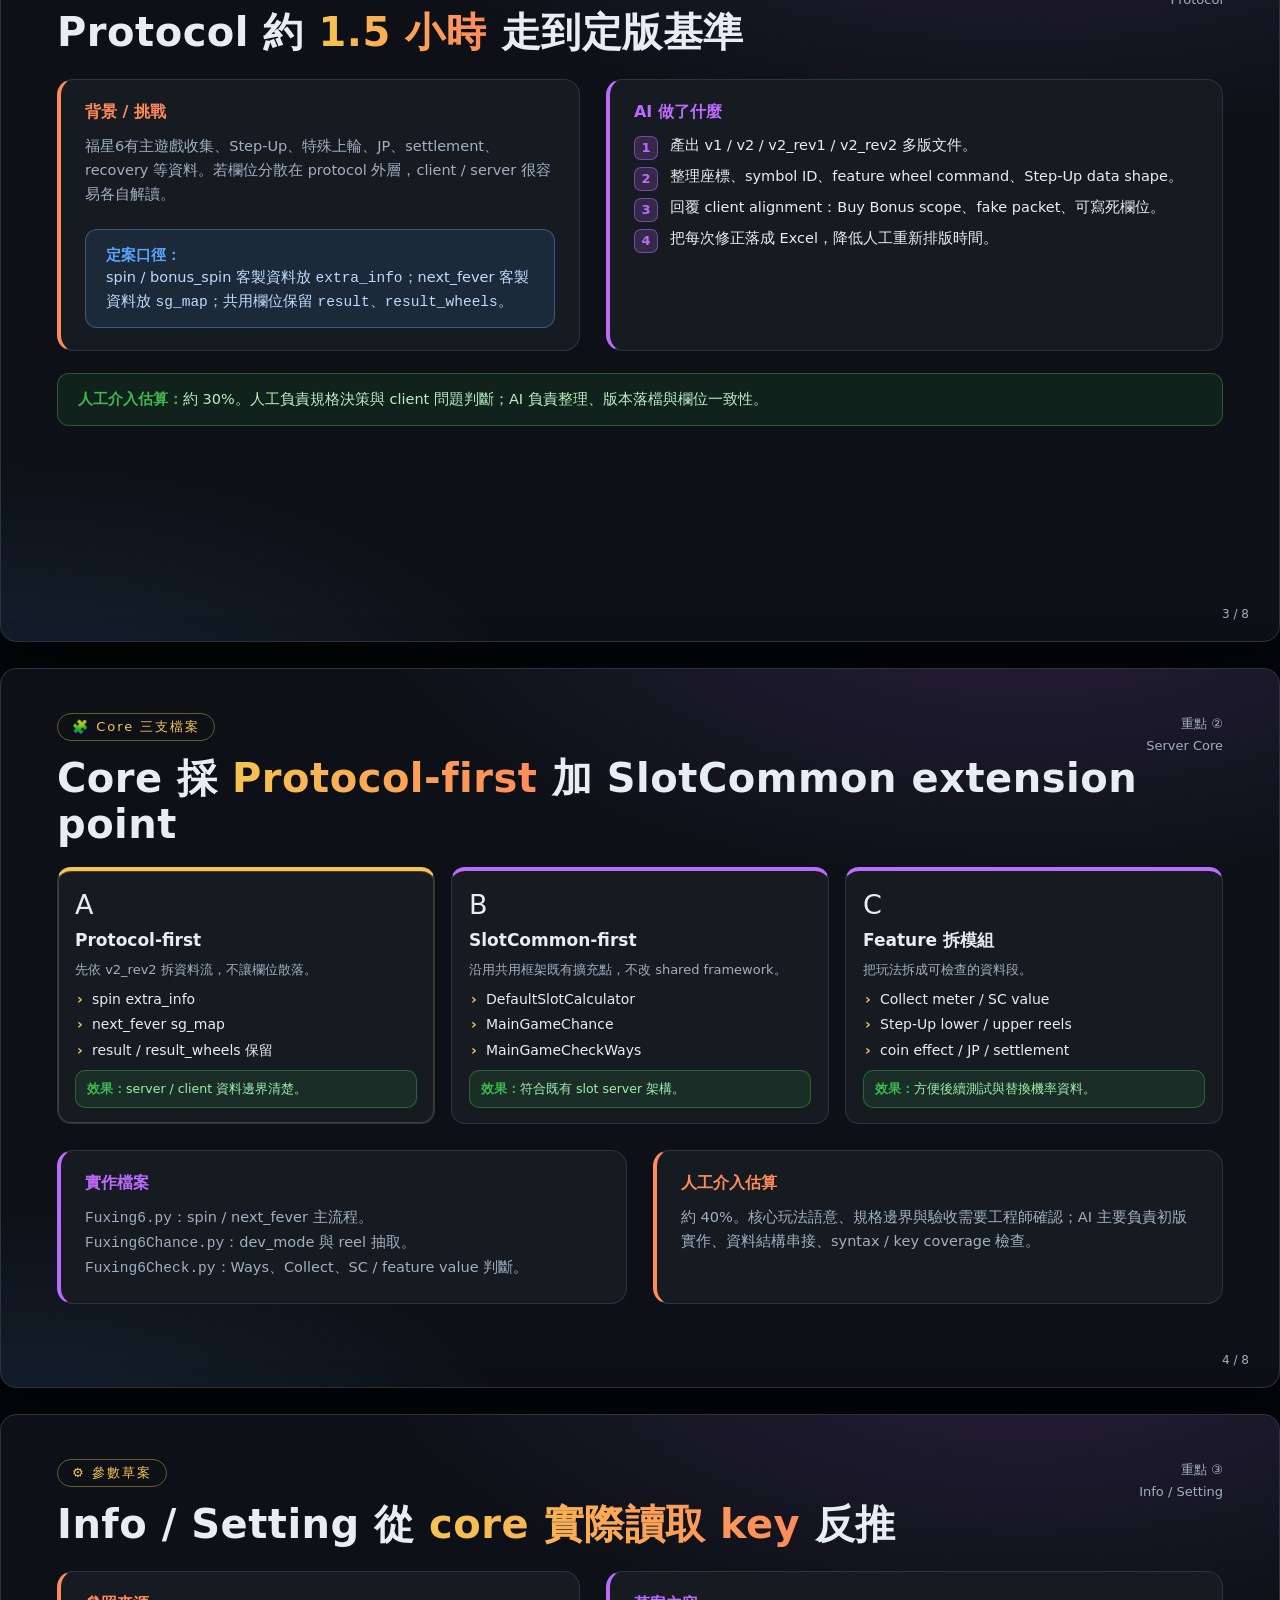
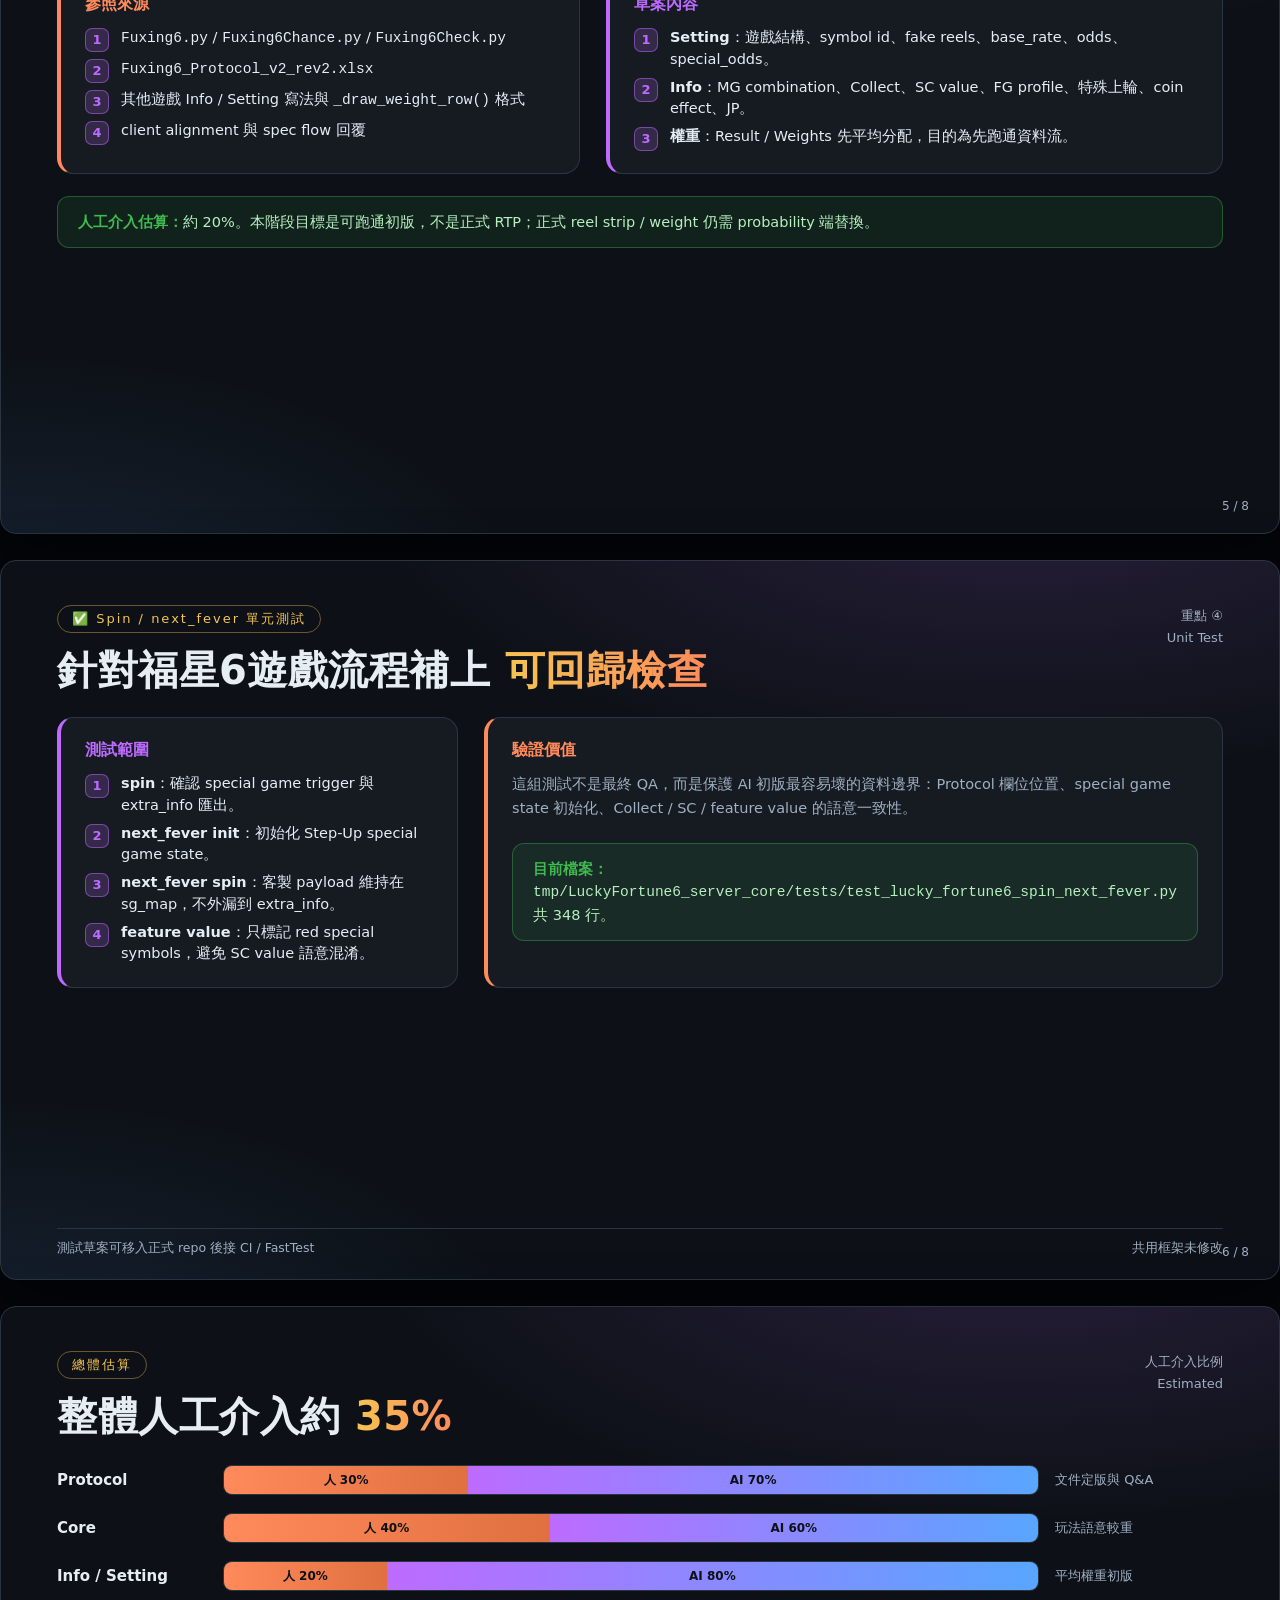
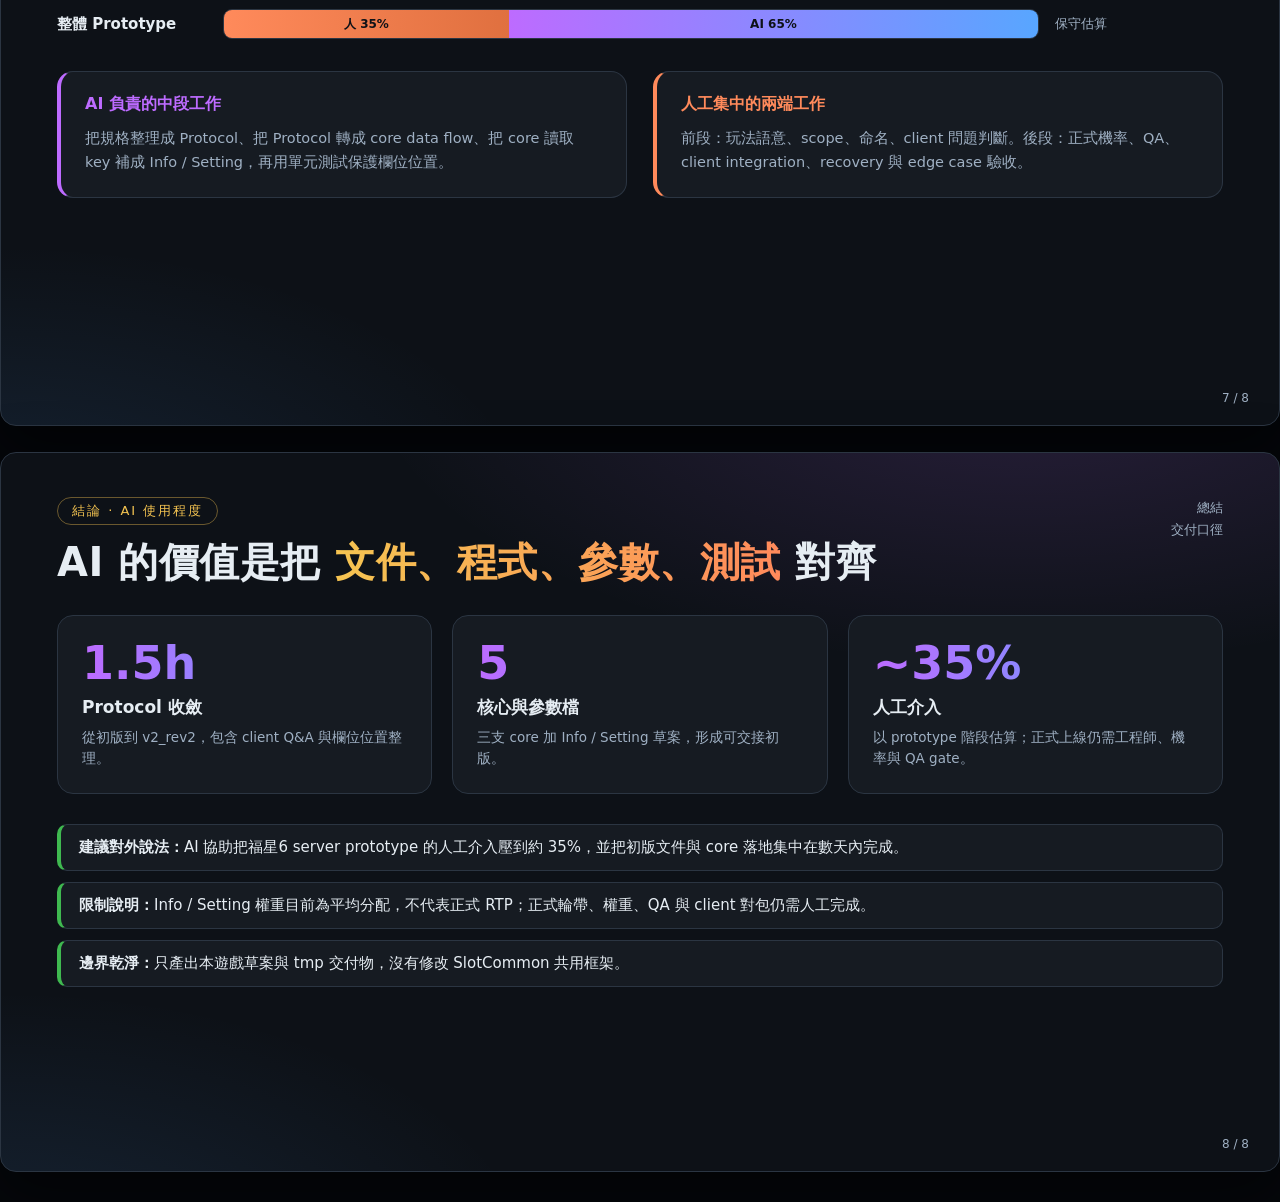
<file: functions/server-g1069.html>
<!DOCTYPE html>
<html lang="zh-Hant">
<head>
<meta charset="UTF-8">
<meta name="viewport" content="width=device-width, initial-scale=1.0">
<title>福星6 — AI 加速後端開發成效</title>
<style>
 :root{
 --bg:#0d1117; --panel:#161b22; --panel2:#1c2430;
 --ink:#e6edf3; --sub:#9fb0c3; --line:#2b3542;
 --gold:#f5c451; --green:#3fb950; --blue:#58a6ff;
 --ai:#bd6bff; --human:#ff8a5b; --red:#f06b64;
 }
 *{box-sizing:border-box;margin:0;padding:0}
 body{background:#05070b;color:var(--ink);
 font-family:"PingFang TC","Microsoft JhengHei","Noto Sans TC",system-ui,sans-serif;
 display:flex;flex-direction:column;align-items:center;gap:26px;padding:30px 16px}
 .slide{
 width:1280px;height:720px;background:
 radial-gradient(1100px 500px at 80% -12%,rgba(189,107,255,.16),transparent 60%),
 radial-gradient(900px 480px at 0% 115%,rgba(88,166,255,.13),transparent 60%),
 var(--bg);
 border:1px solid var(--line);border-radius:16px;overflow:hidden;position:relative;
 box-shadow:0 20px 60px rgba(0,0,0,.55);padding:44px 56px}
 .tag{display:inline-block;font-size:13px;letter-spacing:2px;color:var(--gold);
 border:1px solid rgba(245,196,81,.4);border-radius:999px;padding:4px 14px;margin-bottom:14px}
 h1{font-size:40px;line-height:1.15;font-weight:850;letter-spacing:.5px}
 h1 .accent{background:linear-gradient(90deg,var(--gold),#ff8a5b);-webkit-background-clip:text;background-clip:text;color:transparent}
 .sub{color:var(--sub);font-size:16px;margin-top:9px;max-width:980px;line-height:1.6}
 .sub b{color:var(--gold)}
 .meta{position:absolute;top:44px;right:56px;text-align:right;color:var(--sub);font-size:13px;line-height:1.7}
 .pageno{position:absolute;bottom:20px;right:30px;color:var(--sub);font-size:12px}
 .flow{display:grid;grid-template-columns:1fr 56px 1fr 56px 1fr;align-items:stretch;margin-top:36px}
 .step{background:linear-gradient(160deg,var(--panel2),var(--panel));border:1px solid var(--line);
 border-radius:16px;padding:22px 20px;display:flex;flex-direction:column;gap:9px}
 .step .who{font-size:13px;letter-spacing:1px;font-weight:700}
 .step.h .who{color:var(--human)} .step.a .who{color:var(--ai)}
 .step.a{border-color:rgba(189,107,255,.5);box-shadow:0 0 0 1px rgba(189,107,255,.18) inset}
 .step h3{font-size:21px;font-weight:800}
 .step ul,.case ul,.dcard ul{list-style:none;display:flex;flex-direction:column;gap:6px}
 .step li,.case li{font-size:14px;padding-left:17px;position:relative;line-height:1.4}
 .step li::before,.case li::before{content:"›";position:absolute;left:2px;color:var(--gold);font-weight:800}
 .arrow{display:flex;align-items:center;justify-content:center;font-size:32px;color:var(--blue);opacity:.8}
 .gauge{display:flex;align-items:center;gap:24px;margin-top:34px;background:var(--panel);
 border:1px solid var(--line);border-radius:16px;padding:20px 28px}
 .gauge .num{font-size:60px;font-weight:850;line-height:1;
 background:linear-gradient(90deg,var(--ai),var(--blue));-webkit-background-clip:text;background-clip:text;color:transparent}
 .gauge .txt b{font-size:17px} .gauge .txt p{color:var(--sub);font-size:13px;margin-top:3px}
 .gauge .bar{flex:1;height:26px;border-radius:8px;overflow:hidden;display:flex;border:1px solid var(--line)}
 .gauge .bar div{display:flex;align-items:center;justify-content:center;font-size:12px;font-weight:800;color:#0d1117}
 .band{display:flex;align-items:center;gap:16px;margin-top:22px;background:var(--panel2);
 border:1px solid var(--line);border-radius:12px;padding:12px 20px}
 .band .from,.band .to{font-size:16px;font-weight:800;text-align:center;white-space:nowrap}
 .band .from small,.band .to small{display:block;font-size:11px;font-weight:400;color:var(--sub);margin-top:2px}
 .band .from{color:var(--human)} .band .to{color:var(--gold)}
 .band .op{flex:1;text-align:center;font-size:14px;color:var(--ink);line-height:1.6;
 border-left:1px dashed var(--line);border-right:1px dashed var(--line);padding:0 16px}
 .cases{display:grid;grid-template-columns:repeat(4,1fr);gap:16px;margin-top:20px}
 .case{background:var(--panel);border:1px solid var(--line);border-radius:14px;padding:18px 17px 15px;
 display:flex;flex-direction:column;gap:10px;border-top:4px solid var(--ai)}
 .case.star{border-top-color:var(--gold);box-shadow:0 0 0 1px rgba(245,196,81,.22) inset}
 .case .ico{font-size:27px}
 .case h3{font-size:17px;font-weight:800;line-height:1.22}
 .case .task{color:var(--sub);font-size:13px;line-height:1.45}
 .case .did{font-size:13px;line-height:1.5}
 .case .did b{color:var(--ai)} .case.star .did b{color:var(--gold)}
 .case .res{margin-top:auto;background:rgba(63,185,80,.12);border:1px solid rgba(63,185,80,.4);
 border-radius:10px;padding:9px 11px;font-size:12.5px;color:#9ff0ab;line-height:1.4}
 .case .res b{color:var(--green)}
 .detail{display:grid;grid-template-columns:1fr 1.18fr;gap:26px;margin-top:24px}
 .detail.equal{grid-template-columns:1fr 1fr}
 .dcard{background:var(--panel);border:1px solid var(--line);border-radius:16px;padding:22px 24px}
 .dcard.bg{border-left:4px solid var(--human)}
 .dcard.ai{border-left:4px solid var(--ai)}
 .dcard h4{font-size:16px;margin-bottom:12px;display:flex;align-items:center;gap:8px}
 .dcard.bg h4{color:var(--human)} .dcard.ai h4{color:var(--ai)}
 .dcard p{color:var(--sub);font-size:14.5px;line-height:1.65}
 .steps{list-style:none;display:flex;flex-direction:column;gap:12px}
 .steps li{display:flex;gap:12px;font-size:14.5px;line-height:1.5}
 .steps .n{flex:none;width:24px;height:24px;border-radius:7px;background:rgba(189,107,255,.18);
 border:1px solid rgba(189,107,255,.5);color:var(--ai);font-weight:800;font-size:13px;
 display:flex;align-items:center;justify-content:center;margin-top:1px}
 .steps b{color:var(--ink)}
 .resbar{margin-top:22px;background:rgba(63,185,80,.1);border:1px solid rgba(63,185,80,.38);
 border-radius:12px;padding:14px 20px;font-size:14.5px;color:#b6f0bf;line-height:1.55}
 .resbar b{color:var(--green)}
 .mono{font-family:"SF Mono",Menlo,Consolas,monospace}
 .metrics{display:grid;grid-template-columns:repeat(5,1fr);gap:16px;margin-top:28px}
 .metric{background:var(--panel);border:1px solid var(--line);border-radius:16px;padding:18px 16px}
 .metric .big{font-size:38px;font-weight:850;line-height:1;
 background:linear-gradient(90deg,var(--ai),var(--blue));-webkit-background-clip:text;background-clip:text;color:transparent}
 .metric p{color:var(--sub);font-size:13px;line-height:1.45;margin-top:9px}
 .bars{display:flex;flex-direction:column;gap:18px;margin-top:26px}
 .barrow{display:grid;grid-template-columns:150px 1fr 168px;align-items:center;gap:16px}
 .barrow .name{font-weight:800;font-size:15px}
 .track{height:30px;border-radius:9px;overflow:hidden;display:flex;border:1px solid var(--line);background:var(--panel2)}
 .track span{display:flex;align-items:center;justify-content:center;font-size:12px;font-weight:800;color:#0d1117}
 .track .human{background:linear-gradient(90deg,var(--human),#e0703f)}
 .track .ai{background:linear-gradient(90deg,var(--ai),var(--blue))}
 .barrow .pct{font-size:13px;color:var(--sub)}
 .timeline{position:relative;margin:72px 30px 0}
 .timeline::before{content:"";position:absolute;left:0;right:0;top:54px;height:2px;background:var(--line)}
 .titems{display:grid;grid-template-columns:repeat(7,1fr);gap:10px}
 .titem{position:relative;min-height:142px}
 .dot{position:absolute;top:45px;left:0;width:20px;height:20px;border-radius:7px;background:var(--gold);box-shadow:0 0 0 5px rgba(245,196,81,.14)}
 .titem .date{font-size:13px;color:var(--gold);font-weight:800;white-space:pre-line}
 .titem .label{position:absolute;top:80px;left:0;font-size:13px;line-height:1.35;font-weight:800}
 .foot{position:absolute;left:56px;right:56px;bottom:22px;display:flex;justify-content:space-between;
 color:var(--sub);font-size:12.5px;border-top:1px solid var(--line);padding-top:11px}
 .closegrid{display:grid;grid-template-columns:repeat(3,1fr);gap:20px;margin-top:30px}
 .cbox{background:var(--panel);border:1px solid var(--line);border-radius:16px;padding:24px}
 .cbox .big{font-size:46px;font-weight:850;line-height:1;
 background:linear-gradient(90deg,var(--ai),var(--blue));-webkit-background-clip:text;background-clip:text;color:transparent}
 .cbox h4{font-size:17px;margin:10px 0 8px}
 .cbox p{color:var(--sub);font-size:13.5px;line-height:1.55}
 .checks{display:flex;flex-direction:column;gap:11px;margin-top:30px}
 .checks div{background:var(--panel);border:1px solid var(--line);border-left:4px solid var(--green);
 border-radius:10px;padding:13px 18px;font-size:15px}
 @media print{
 body{background:#fff;padding:0;gap:0}
 .slide{box-shadow:none;border-radius:0;page-break-after:always;width:100%;height:100vh}
 @page{size:1280px 720px;margin:0}
 }
</style>
</head>
<body>

<section class="slide">
 <div class="meta">AI 遊戲開發競賽 · 後端<br>G1069 / Fuxing6（Slot Server）<br>2026-06-25</div>
 <span class="tag">AI 開發競賽 · 後端</span>
 <h1>用 <span class="accent">AI</span> 加速福星6後端開發</h1>
 <div class="sub">本次回顧涵蓋 <b>Protocol 文件</b>、<b>server core 三支檔案</b>、<b>Info / Setting 參數草案</b> 與 <b>Spin / next_fever 單元測試</b>。重點不是宣稱 AI 取代工程師，而是把規格整理、初版落檔、欄位對齊與測試骨架快速收斂。</div>

 <div class="flow">
 <div class="step h"><div class="who">人</div><h3>定規格 / 給方向</h3>
 <ul><li>提供玩法規格與 client 問題</li><li>確認資料欄位歸位</li><li>拍板 scope 與語意</li></ul></div>
 <div class="arrow">→</div>
 <div class="step a"><div class="who">AI</div><h3>產文件 / 寫 core / 補測試</h3>
 <ul><li>Protocol 版本收斂</li><li>實作 spin 與 next_fever</li><li>反推 Info / Setting key</li><li>語法與 coverage 檢查</li></ul></div>
 <div class="arrow">→</div>
 <div class="step h"><div class="who">人</div><h3>審查 / 驗收 / 調整</h3>
 <ul><li>確認玩法正確性</li><li>替換正式機率參數</li><li>QA 與 client 對包</li></ul></div>
 </div>

 <div class="gauge">
 <div class="num">~65%</div>
 <div class="txt"><b>Prototype 階段工作量，由 AI 協助完成</b><p>人工介入約 35%，集中在規格判斷、語意確認與最終驗收</p></div>
 <div class="bar">
 <div style="width:65%;background:linear-gradient(90deg,var(--ai),var(--blue))">AI 65%</div>
 <div style="width:35%;background:linear-gradient(90deg,var(--human),#e0703f)">人 35%</div>
 </div>
 </div>
 <div class="pageno">1 / 8</div>
</section>

<section class="slide">
 <div class="meta">總覽<br>文件 → Core → 參數 → 測試</div>
 <span class="tag">AI 實際做了什麼</span>
 <h1>把福星6後端從 <span class="accent">規格</span> 推到可驗證初版</h1>

 <div class="band">
 <span class="from">需求 / 規格<br><small>人工輸入</small></span>
 <span class="op">＋ Protocol 欄位收斂 ＋ SlotCommon extension point 實作 ＋ Info / Setting 草案 ＋ 單元測試骨架<br><span style="color:var(--human)">－ 正式 RTP、完整 QA、量產參數仍需人工 gate</span></span>
 <span class="to">Server Prototype<br><small>AI 協作初版</small></span>
 </div>

 <div class="cases">
 <div class="case star"><div class="ico">📄</div><h3>Protocol<br>文件定版</h3>
 <div class="task">從 v1 到 v2_rev2，整理 spin、bonus_spin、next_fever 的資料位置與命名。</div>
 <div class="did"><b>AI 收斂</b>欄位、版本、client Q&A，保留共用 protocol 欄位一致性。</div>
 <div class="res"><b>結果：</b>約 1.5 小時走到可實作基準。</div></div>
 <div class="case"><div class="ico">🧩</div><h3>Core<br>三支主檔</h3>
 <div class="task">依 SlotCommon 實作 Fuxing6.py、Fuxing6Chance.py、Fuxing6Check.py。</div>
 <div class="did"><b>AI 拆出</b>Collect、SC value、Step-Up、特殊上輪、JP、settlement 流程。</div>
 <div class="res"><b>結果：</b>核心資料流可跑語法與 key coverage。</div></div>
 <div class="case"><div class="ico">⚙️</div><h3>Info / Setting<br>參數草案</h3>
 <div class="task">core 會讀到的參數先補齊，權重先全部平均分配。</div>
 <div class="did"><b>AI 反推</b>extra_odds 與 _gameSetting key，對齊現有遊戲格式。</div>
 <div class="res"><b>結果：</b>可先驗資料流，正式權重後補。</div></div>
 <div class="case"><div class="ico">✅</div><h3>Spin / next_fever<br>單元測試</h3>
 <div class="task">針對主流程、Step-Up 初始化與特殊遊戲 payload 位置建立測試。</div>
 <div class="did"><b>AI 補上</b>spin trigger、sg_map 邊界、feature value 與 collect meter 測試。</div>
 <div class="res"><b>結果：</b>測試檔已納入 core zip 草案。</div></div>
 </div>
 <div class="pageno">2 / 8</div>
</section>

<section class="slide">
 <div class="meta">重點 ①<br>Protocol</div>
 <span class="tag">📄 Protocol 文件</span>
 <h1>Protocol 約 <span class="accent">1.5 小時</span> 走到定版基準</h1>
 <div class="detail">
 <div class="dcard bg"><h4>背景 / 挑戰</h4>
 <p>福星6有主遊戲收集、Step-Up、特殊上輪、JP、settlement、recovery 等資料。若欄位分散在 protocol 外層，client / server 很容易各自解讀。</p>
 <div class="resbar" style="background:rgba(88,166,255,.1);border-color:rgba(88,166,255,.4);color:#bcdcff"><b style="color:var(--blue)">定案口徑：</b><br>spin / bonus_spin 客製資料放 <span class="mono">extra_info</span>；next_fever 客製資料放 <span class="mono">sg_map</span>；共用欄位保留 <span class="mono">result</span>、<span class="mono">result_wheels</span>。</div>
 </div>
 <div class="dcard ai"><h4>AI 做了什麼</h4>
 <ul class="steps">
 <li><span class="n">1</span><div>產出 v1 / v2 / v2_rev1 / v2_rev2 多版文件。</div></li>
 <li><span class="n">2</span><div>整理座標、symbol ID、feature wheel command、Step-Up data shape。</div></li>
 <li><span class="n">3</span><div>回覆 client alignment：Buy Bonus scope、fake packet、可寫死欄位。</div></li>
 <li><span class="n">4</span><div>把每次修正落成 Excel，降低人工重新排版時間。</div></li>
 </ul>
 </div>
 </div>
 <div class="resbar"><b>人工介入估算：</b>約 30%。人工負責規格決策與 client 問題判斷；AI 負責整理、版本落檔與欄位一致性。</div>
 <div class="pageno">3 / 8</div>
</section>

<section class="slide">
 <div class="meta">重點 ②<br>Server Core</div>
 <span class="tag">🧩 Core 三支檔案</span>
 <h1>Core 採 <span class="accent">Protocol-first</span> 加 SlotCommon extension point</h1>
 <div class="cases" style="grid-template-columns:repeat(3,1fr)">
 <div class="case star"><div class="ico">A</div><h3>Protocol-first</h3>
 <div class="task">先依 v2_rev2 拆資料流，不讓欄位散落。</div>
 <ul><li>spin extra_info</li><li>next_fever sg_map</li><li>result / result_wheels 保留</li></ul>
 <div class="res"><b>效果：</b>server / client 資料邊界清楚。</div></div>
 <div class="case"><div class="ico">B</div><h3>SlotCommon-first</h3>
 <div class="task">沿用共用框架既有擴充點，不改 shared framework。</div>
 <ul><li>DefaultSlotCalculator</li><li>MainGameChance</li><li>MainGameCheckWays</li></ul>
 <div class="res"><b>效果：</b>符合既有 slot server 架構。</div></div>
 <div class="case"><div class="ico">C</div><h3>Feature 拆模組</h3>
 <div class="task">把玩法拆成可檢查的資料段。</div>
 <ul><li>Collect meter / SC value</li><li>Step-Up lower / upper reels</li><li>coin effect / JP / settlement</li></ul>
 <div class="res"><b>效果：</b>方便後續測試與替換機率資料。</div></div>
 </div>
 <div class="detail equal" style="margin-top:26px">
 <div class="dcard ai"><h4>實作檔案</h4><p><span class="mono">Fuxing6.py</span>：spin / next_fever 主流程。<br><span class="mono">Fuxing6Chance.py</span>：dev_mode 與 reel 抽取。<br><span class="mono">Fuxing6Check.py</span>：Ways、Collect、SC / feature value 判斷。</p></div>
 <div class="dcard bg"><h4>人工介入估算</h4><p>約 40%。核心玩法語意、規格邊界與驗收需要工程師確認；AI 主要負責初版實作、資料結構串接、syntax / key coverage 檢查。</p></div>
 </div>
 <div class="pageno">4 / 8</div>
</section>

<section class="slide">
 <div class="meta">重點 ③<br>Info / Setting</div>
 <span class="tag">⚙️ 參數草案</span>
 <h1>Info / Setting 從 <span class="accent">core 實際讀取 key</span> 反推</h1>
 <div class="detail">
 <div class="dcard bg"><h4>參照來源</h4>
 <ul class="steps">
 <li><span class="n">1</span><div><span class="mono">Fuxing6.py</span> / <span class="mono">Fuxing6Chance.py</span> / <span class="mono">Fuxing6Check.py</span></div></li>
 <li><span class="n">2</span><div><span class="mono">Fuxing6_Protocol_v2_rev2.xlsx</span></div></li>
 <li><span class="n">3</span><div>其他遊戲 Info / Setting 寫法與 <span class="mono">_draw_weight_row()</span> 格式</div></li>
 <li><span class="n">4</span><div>client alignment 與 spec flow 回覆</div></li>
 </ul>
 </div>
 <div class="dcard ai"><h4>草案內容</h4>
 <ul class="steps">
 <li><span class="n">1</span><div><b>Setting</b>：遊戲結構、symbol id、fake reels、base_rate、odds、special_odds。</div></li>
 <li><span class="n">2</span><div><b>Info</b>：MG combination、Collect、SC value、FG profile、特殊上輪、coin effect、JP。</div></li>
 <li><span class="n">3</span><div><b>權重</b>：Result / Weights 先平均分配，目的為先跑通資料流。</div></li>
 </ul>
 </div>
 </div>
 <div class="resbar"><b>人工介入估算：</b>約 20%。本階段目標是可跑通初版，不是正式 RTP；正式 reel strip / weight 仍需 probability 端替換。</div>
 <div class="pageno">5 / 8</div>
</section>

<section class="slide">
 <div class="meta">重點 ④<br>Unit Test</div>
 <span class="tag">✅ Spin / next_fever 單元測試</span>
 <h1>針對福星6遊戲流程補上 <span class="accent">可回歸檢查</span></h1>
 <div class="detail equal">
 <div class="dcard ai"><h4>測試範圍</h4>
 <ul class="steps">
 <li><span class="n">1</span><div><b>spin</b>：確認 special game trigger 與 extra_info 匯出。</div></li>
 <li><span class="n">2</span><div><b>next_fever init</b>：初始化 Step-Up special game state。</div></li>
 <li><span class="n">3</span><div><b>next_fever spin</b>：客製 payload 維持在 sg_map，不外漏到 extra_info。</div></li>
 <li><span class="n">4</span><div><b>feature value</b>：只標記 red special symbols，避免 SC value 語意混淆。</div></li>
 </ul>
 </div>
 <div class="dcard bg"><h4>驗證價值</h4>
 <p>這組測試不是最終 QA，而是保護 AI 初版最容易壞的資料邊界：Protocol 欄位位置、special game state 初始化、Collect / SC / feature value 的語意一致性。</p>
 <div class="resbar"><b>目前檔案：</b><br><span class="mono">tmp/LuckyFortune6_server_core/tests/test_lucky_fortune6_spin_next_fever.py</span><br>共 348 行。</div>
 </div>
 </div>
 <div class="foot"><span>測試草案可移入正式 repo 後接 CI / FastTest</span><span>共用框架未修改</span></div>
 <div class="pageno">6 / 8</div>
</section>

<section class="slide">
 <div class="meta">人工介入比例<br>Estimated</div>
 <span class="tag">總體估算</span>
 <h1>整體人工介入約 <span class="accent">35%</span></h1>
 <div class="bars">
 <div class="barrow"><div class="name">Protocol</div><div class="track"><span class="human" style="width:30%">人 30%</span><span class="ai" style="width:70%">AI 70%</span></div><div class="pct">文件定版與 Q&A</div></div>
 <div class="barrow"><div class="name">Core</div><div class="track"><span class="human" style="width:40%">人 40%</span><span class="ai" style="width:60%">AI 60%</span></div><div class="pct">玩法語意較重</div></div>
 <div class="barrow"><div class="name">Info / Setting</div><div class="track"><span class="human" style="width:20%">人 20%</span><span class="ai" style="width:80%">AI 80%</span></div><div class="pct">平均權重初版</div></div>
 <div class="barrow"><div class="name">整體 Prototype</div><div class="track"><span class="human" style="width:35%">人 35%</span><span class="ai" style="width:65%">AI 65%</span></div><div class="pct">保守估算</div></div>
 </div>
 <div class="detail equal" style="margin-top:32px">
 <div class="dcard ai"><h4>AI 負責的中段工作</h4><p>把規格整理成 Protocol、把 Protocol 轉成 core data flow、把 core 讀取 key 補成 Info / Setting，再用單元測試保護欄位位置。</p></div>
 <div class="dcard bg"><h4>人工集中的兩端工作</h4><p>前段：玩法語意、scope、命名、client 問題判斷。後段：正式機率、QA、client integration、recovery 與 edge case 驗收。</p></div>
 </div>
 <div class="pageno">7 / 8</div>
</section>

<section class="slide">
 <div class="meta">總結<br>交付口徑</div>
 <span class="tag">結論 · AI 使用程度</span>
 <h1>AI 的價值是把 <span class="accent">文件、程式、參數、測試</span> 對齊</h1>
 <div class="closegrid">
 <div class="cbox"><div class="big">1.5h</div><h4>Protocol 收斂</h4><p>從初版到 v2_rev2，包含 client Q&A 與欄位位置整理。</p></div>
 <div class="cbox"><div class="big">5</div><h4>核心與參數檔</h4><p>三支 core 加 Info / Setting 草案，形成可交接初版。</p></div>
 <div class="cbox"><div class="big">~35%</div><h4>人工介入</h4><p>以 prototype 階段估算；正式上線仍需工程師、機率與 QA gate。</p></div>
 </div>
 <div class="checks">
 <div><b>建議對外說法：</b>AI 協助把福星6 server prototype 的人工介入壓到約 35%，並把初版文件與 core 落地集中在數天內完成。</div>
 <div><b>限制說明：</b>Info / Setting 權重目前為平均分配，不代表正式 RTP；正式輪帶、權重、QA 與 client 對包仍需人工完成。</div>
 <div><b>邊界乾淨：</b>只產出本遊戲草案與 tmp 交付物，沒有修改 SlotCommon 共用框架。</div>
 </div>
 <div class="pageno">8 / 8</div>
</section>

</body>
</html>
</file>
<file: functions/game-design/presentation-editor.css>
.edit-status {
  position: fixed;
  left: 16px;
  bottom: 14px;
  z-index: 40;
  display: flex;
  gap: 8px;
  align-items: center;
  max-width: min(560px, calc(100vw - 32px));
  padding: 8px 11px;
  border: 1px solid rgba(24, 58, 90, .16);
  border-radius: 8px;
  background: rgba(255, 255, 255, .94);
  box-shadow: 0 10px 24px rgba(24, 42, 64, .12);
  color: #33465e;
  font-size: 12px;
  font-weight: 900;
}

.edit-status::before {
  content: "";
  width: 8px;
  height: 8px;
  border-radius: 50%;
  background: #5a9f69;
}

.edit-status.saving::before { background: #f0b342; }
.edit-status.error::before { background: #c7534b; }

.deck [data-edit][contenteditable="true"] {
  border-radius: 4px;
  cursor: text;
  transition: box-shadow .16s ease, background .16s ease;
}

.deck [data-edit][contenteditable="true"]:hover {
  box-shadow: 0 0 0 1px rgba(43, 127, 144, .28);
  background: rgba(255, 255, 255, .55);
}

.deck [data-edit][contenteditable="true"]:focus {
  outline: none;
  box-shadow: 0 0 0 2px rgba(43, 127, 144, .5);
  background: rgba(255, 255, 255, .9);
}

.editable-figure {
  position: relative;
}

.image-link-wrap {
  display: block;
  width: 100%;
  border: 0;
  padding: 0;
  color: inherit;
  font: inherit;
  text-decoration: none;
  background: transparent;
  cursor: zoom-in;
}

.large-image .image-link-wrap,
.evidence-board .image-link-wrap {
  flex: 1;
  min-height: 0;
  display: flex;
}

.image-placeholder {
  display: none;
  align-items: center;
  justify-content: center;
  min-height: 86px;
  border: 1px dashed #bcc9d6;
  border-radius: 6px;
  background: #f5f7fa;
  color: #75869a;
  font-size: 13px;
  font-weight: 900;
  text-align: center;
}

.image-deleted .image-link-wrap {
  display: none;
}

.image-deleted .image-placeholder {
  display: flex;
}

.image-tools {
  margin-top: 7px;
  border: 1px solid #dce5ee;
  border-radius: 6px;
  background: #ffffff;
  color: #43556d;
  font-size: 12px;
  font-weight: 900;
  position: relative;
  z-index: 5;
}

.image-tools summary {
  padding: 5px 8px;
  cursor: pointer;
  list-style: none;
}

.image-tools summary::-webkit-details-marker {
  display: none;
}

.image-tools summary::before {
  content: "+";
  display: inline-block;
  width: 14px;
  color: #2b7f90;
}

.image-tools[open] summary::before {
  content: "-";
}

.image-tools-panel {
  display: grid;
  gap: 7px;
  padding: 0 8px 8px;
}

.image-tools-row {
  display: flex;
  gap: 6px;
  align-items: center;
  flex-wrap: wrap;
}

.image-upload {
  display: inline-flex;
  align-items: center;
  justify-content: center;
  padding: 5px 8px;
  border-radius: 6px;
  background: #e9f4f6;
  color: #1e6574;
  cursor: pointer;
}

.image-upload input {
  display: none;
}

.image-delete {
  border: 0;
  border-radius: 6px;
  padding: 5px 8px;
  background: #fdecea;
  color: #a83d37;
  font: inherit;
  cursor: pointer;
}

.image-link-input {
  width: 100%;
  min-width: 0;
  border: 1px solid #cdd8e4;
  border-radius: 6px;
  padding: 6px 8px;
  color: #26384f;
  font: inherit;
  background: #fbfdff;
}

.gallery-tools {
  display: flex;
  gap: 8px;
  align-items: center;
  margin-top: 8px;
  position: relative;
  z-index: 6;
}

.gallery-add {
  display: inline-flex;
  align-items: center;
  justify-content: center;
  min-height: 30px;
  padding: 6px 10px;
  border: 1px solid #cdd8e4;
  border-radius: 6px;
  background: #ffffff;
  color: #1e6574;
  font-size: 12px;
  font-weight: 900;
  cursor: pointer;
}

.gallery-add input {
  display: none;
}

.image-lightbox {
  position: fixed;
  inset: 0;
  z-index: 80;
  display: none;
  grid-template-rows: auto minmax(0, 1fr) auto;
  gap: 12px;
  padding: 22px;
  background: rgba(12, 20, 32, .86);
}

.image-lightbox.open {
  display: grid;
}

.lightbox-bar {
  display: flex;
  justify-content: space-between;
  gap: 12px;
  align-items: center;
  color: #fff;
  font-size: 14px;
  font-weight: 900;
}

.lightbox-actions {
  display: flex;
  gap: 8px;
  align-items: center;
}

.lightbox-actions a,
.lightbox-actions button {
  border: 1px solid rgba(255, 255, 255, .38);
  border-radius: 8px;
  padding: 8px 11px;
  background: rgba(255, 255, 255, .12);
  color: #fff;
  font: inherit;
  text-decoration: none;
  cursor: pointer;
}

.lightbox-actions a[hidden] {
  display: none;
}

.image-lightbox img {
  width: 100%;
  height: 100%;
  min-height: 0;
  object-fit: contain;
  border-radius: 8px;
  background: #121820;
}

.lightbox-caption {
  color: rgba(255, 255, 255, .88);
  font-size: 13px;
  font-weight: 800;
  text-align: center;
}

.cover-image .image-link-wrap {
  height: 100%;
}

@media (max-width: 900px) {
  .edit-status {
    position: sticky;
    left: auto;
    bottom: auto;
    margin: 8px;
  }

  .image-lightbox {
    padding: 12px;
  }

  .lightbox-bar {
    align-items: flex-start;
    flex-direction: column;
  }
}
</file>
